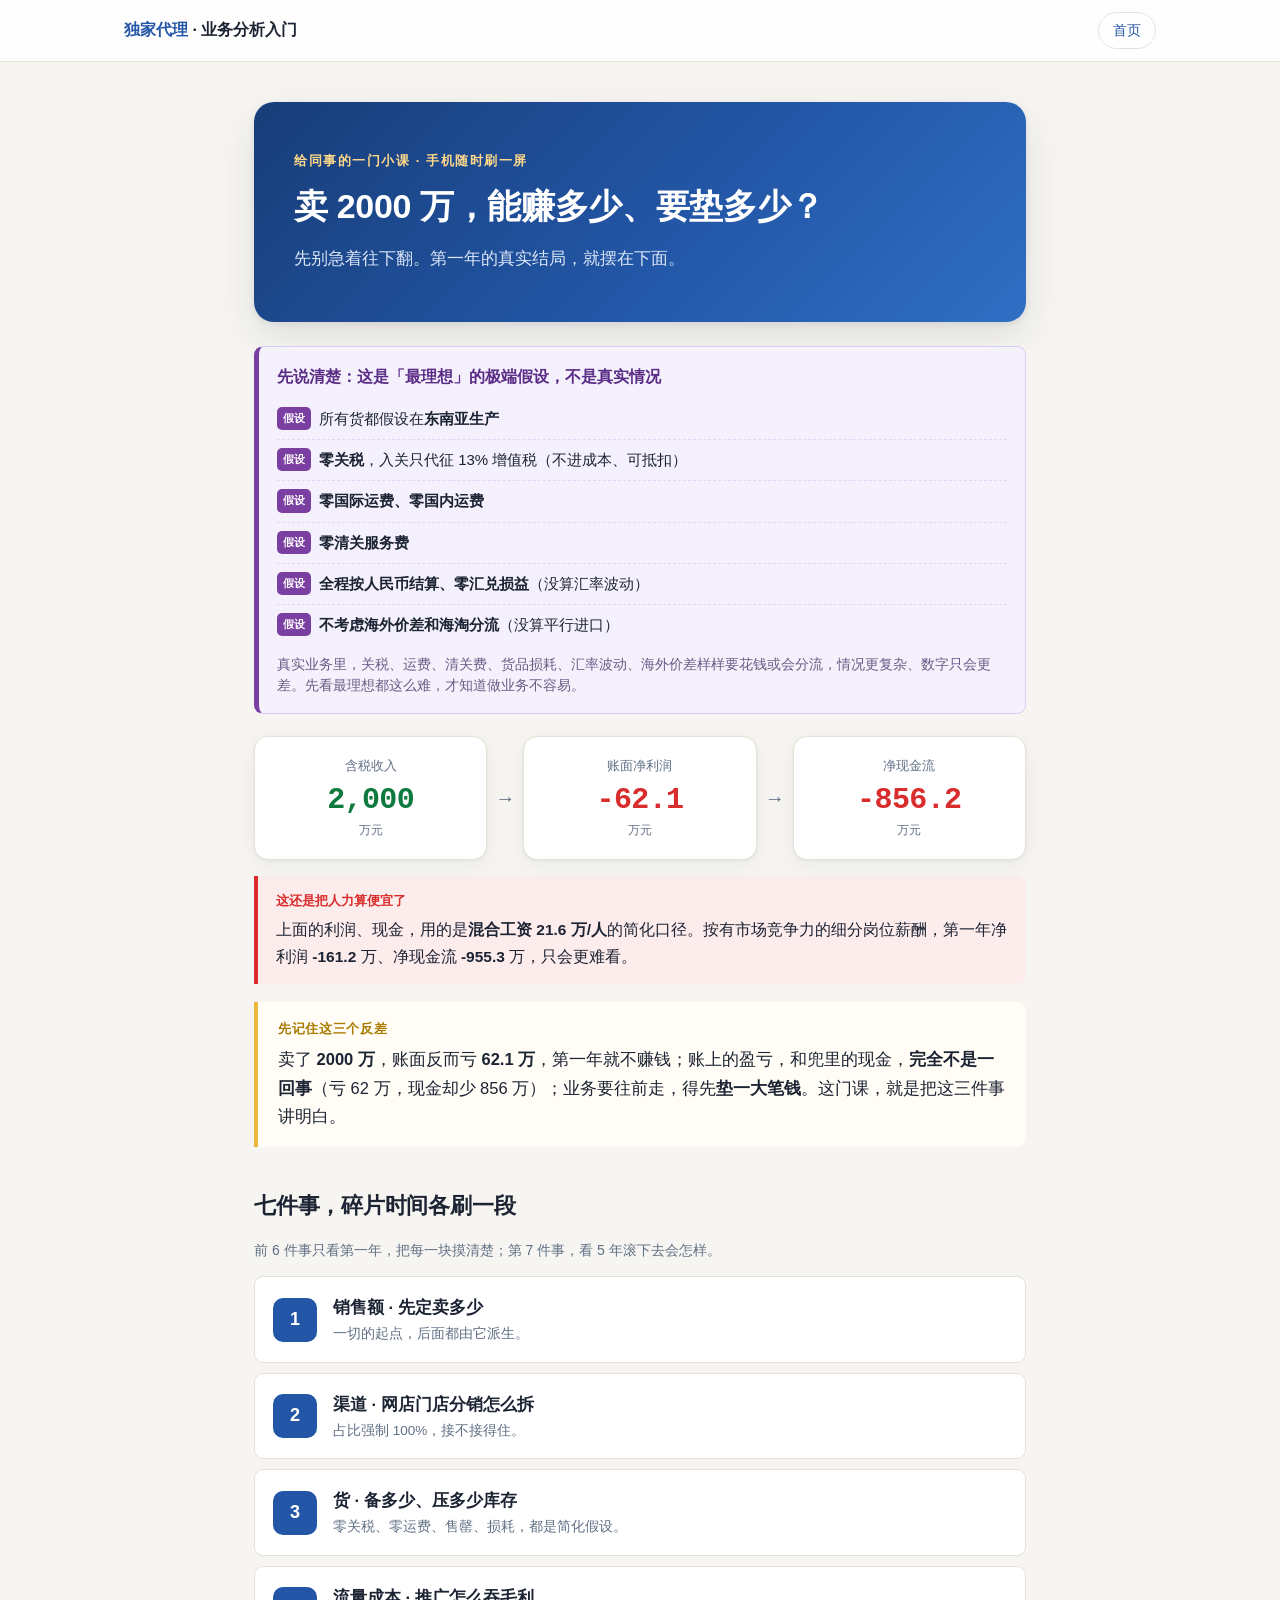
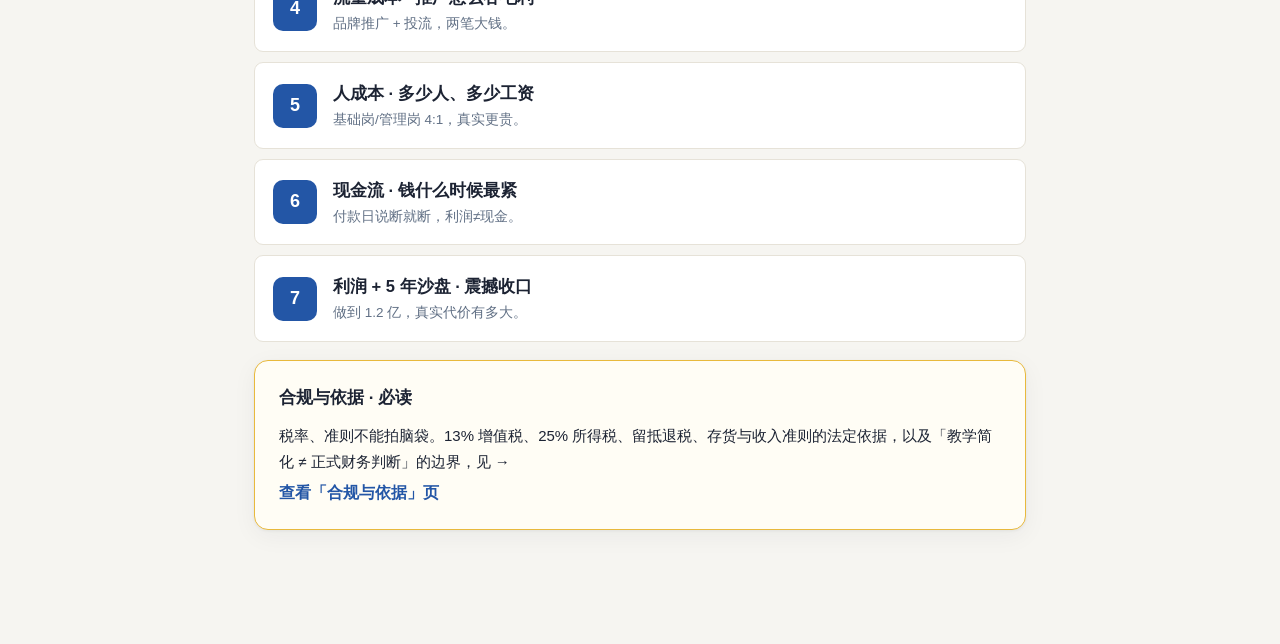
<file: index.html>
<!DOCTYPE html>
<html lang="zh-CN">
<head>
<meta charset="UTF-8">
<meta name="viewport" content="width=device-width, initial-scale=1.0">
<title>独家代理 · 业务分析入门</title>
<link rel="stylesheet" href="css/style.css">
<link rel="icon" type="image/svg+xml" href="favicon.svg">
</head>
<body>
<noscript><div style="padding:20px;margin:16px;border:1px solid #d92c2c;border-radius:10px;background:#fff5f5;color:#d92c2c;font-weight:700;">本网站的交互和数字要靠 JavaScript 才能显示，请在浏览器设置里打开 JavaScript 后再看。</div></noscript>

<div class="topbar">
  <div class="topbar-inner">
    <div class="brand"><span class="dot">独家代理</span> · 业务分析入门</div>
    <div class="spacer"></div>
    <a class="home" href="index.html">首页</a>
  </div>
</div>

<div class="wrap">
  <div class="hero">
    <div class="eyebrow">给同事的一门小课 · 手机随时刷一屏</div>
    <h1>卖 2000 万，能赚多少、要垫多少？</h1>
    <p>先别急着往下翻。第一年的真实结局，就摆在下面。</p>
  </div>

  <!-- 极端假设：最理想口径，必须显著可见 -->
  <div class="assume">
    <div class="assume-head">先说清楚：这是「最理想」的极端假设，不是真实情况</div>
    <ul class="assume-list">
      <li>所有货都假设在<strong>东南亚生产</strong></li>
      <li><strong>零关税</strong>，入关只代征 13% 增值税（不进成本、可抵扣）</li>
      <li><strong>零国际运费、零国内运费</strong></li>
      <li><strong>零清关服务费</strong></li>
      <li><strong>全程按人民币结算、零汇兑损益</strong>（没算汇率波动）</li>
      <li><strong>不考虑海外价差和海淘分流</strong>（没算平行进口）</li>
    </ul>
    <p class="assume-note">真实业务里，关税、运费、清关费、货品损耗、汇率波动、海外价差样样要花钱或会分流，情况更复杂、数字只会更差。先看最理想都这么难，才知道做业务不容易。</p>
  </div>

  <!-- 结局钩子：三个大数字，由引擎实时算（最理想口径） -->
  <div class="hook-cards" id="hook">
    <div class="hook">
      <div class="hk">含税收入</div>
      <div class="hv c-green" id="h-rev">—</div>
      <div class="hu">万元</div>
    </div>
    <div class="hook-arrow">→</div>
    <div class="hook">
      <div class="hk">账面净利润</div>
      <div class="hv" id="h-np">—</div>
      <div class="hu">万元</div>
    </div>
    <div class="hook-arrow">→</div>
    <div class="hook">
      <div class="hk">净现金流</div>
      <div class="hv c-red" id="h-nc">—</div>
      <div class="hu">万元</div>
    </div>
  </div>

  <div class="warn">
    <span class="lbl">这还是把人力算便宜了</span>
    <p>上面的利润、现金，用的是<strong>混合工资 21.6 万/人</strong>的简化口径。按有市场竞争力的细分岗位薪酬，第一年净利润 <strong id="h-realnp">—</strong> 万、净现金流 <strong id="h-realnc">—</strong> 万，只会更难看。</p>
  </div>

  <div class="insight">
    <span class="lbl">先记住这三个反差</span>
    <p>卖了 <strong>2000 万</strong>，账面反而亏 <strong>62.1 万</strong>，第一年就不赚钱；账上的盈亏，和兜里的现金，<strong>完全不是一回事</strong>（亏 62 万，现金却少 856 万）；业务要往前走，得先<strong>垫一大笔钱</strong>。这门课，就是把这三件事讲明白。</p>
  </div>

  <h2>七件事，碎片时间各刷一段</h2>
  <p class="subtle">前 6 件事只看第一年，把每一块摸清楚；第 7 件事，看 5 年滚下去会怎样。</p>

  <ol class="toc" style="list-style:none;padding:0;">
    <li><a href="chapters/1-goal.html" data-ch="1">
      <div class="num">1</div>
      <div class="body"><div class="ttl">销售额 · 先定卖多少</div>
      <div class="desc">一切的起点，后面都由它派生。</div></div>
    </a></li>
    <li><a href="chapters/2-field.html" data-ch="2">
      <div class="num">2</div>
      <div class="body"><div class="ttl">渠道 · 网店门店分销怎么拆</div>
      <div class="desc">占比强制 100%，接不接得住。</div></div>
    </a></li>
    <li><a href="chapters/3-goods.html" data-ch="3">
      <div class="num">3</div>
      <div class="body"><div class="ttl">货 · 备多少、压多少库存</div>
      <div class="desc">零关税、零运费、售罄、损耗，都是简化假设。</div></div>
    </a></li>
    <li><a href="chapters/4-traffic.html" data-ch="4">
      <div class="num">4</div>
      <div class="body"><div class="ttl">流量成本 · 推广怎么吞毛利</div>
      <div class="desc">品牌推广 + 投流，两笔大钱。</div></div>
    </a></li>
    <li><a href="chapters/5-people.html" data-ch="5">
      <div class="num">5</div>
      <div class="body"><div class="ttl">人成本 · 多少人、多少工资</div>
      <div class="desc">基础岗/管理岗 4:1，真实更贵。</div></div>
    </a></li>
    <li><a href="chapters/6-money.html" data-ch="6">
      <div class="num">6</div>
      <div class="body"><div class="ttl">现金流 · 钱什么时候最紧</div>
      <div class="desc">付款日说断就断，利润≠现金。</div></div>
    </a></li>
    <li><a href="chapters/7-result.html" data-ch="7">
      <div class="num">7</div>
      <div class="body"><div class="ttl">利润 + 5 年沙盘 · 震撼收口</div>
      <div class="desc">做到 1.2 亿，真实代价有多大。</div></div>
    </a></li>
  </ol>

  <div class="card" style="border-color:#e8b93c;background:#fffdf5;">
    <h3 style="margin-top:0;">合规与依据 · 必读</h3>
    <p style="font-size:15px;margin:4px 0;">税率、准则不能拍脑袋。13% 增值税、25% 所得税、留抵退税、存货与收入准则的法定依据，以及「教学简化 ≠ 正式财务判断」的边界，见 →</p>
    <a href="chapters/compliance.html" style="font-weight:700;">查看「合规与依据」页</a>
  </div>
</div>

<script src="js/calc.js"></script>
<script>
(function () {
  var r = CalcModel.compute();
  document.getElementById('h-rev').textContent = CalcModel.fmtInt(r.revTaxIncl);
  document.getElementById('h-np').textContent = CalcModel.fmtWan(r.netProfit);
  document.getElementById('h-np').className = 'hv ' + (r.netProfit >= 0 ? 'c-green' : 'c-red');
  document.getElementById('h-nc').textContent = CalcModel.fmtWan(r.netCash);
  var rs = CalcModel.realStaff(r);
  document.getElementById('h-realnp').textContent = CalcModel.fmtWan(rs.realNetProfit);
  document.getElementById('h-realnc').textContent = CalcModel.fmtWan(rs.realNetCash);
})();
</script>
</body>
</html>
</file>
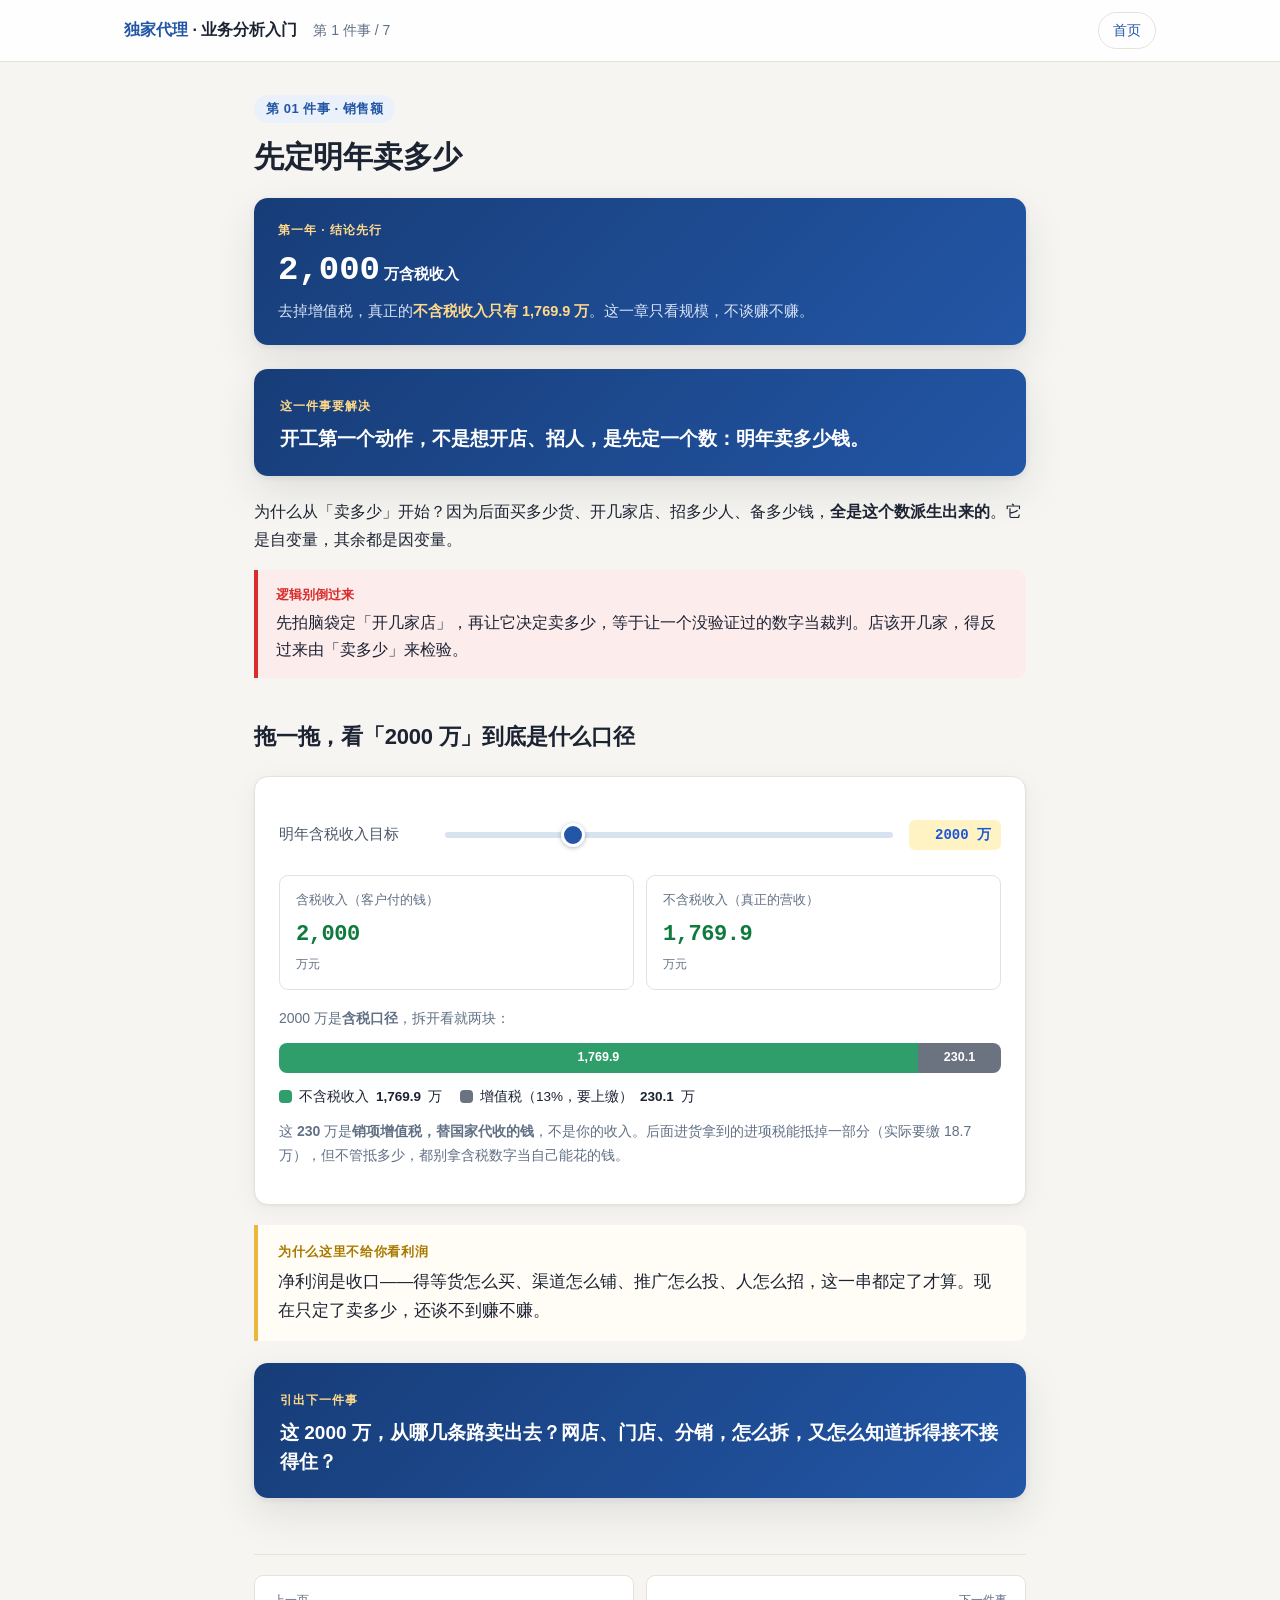
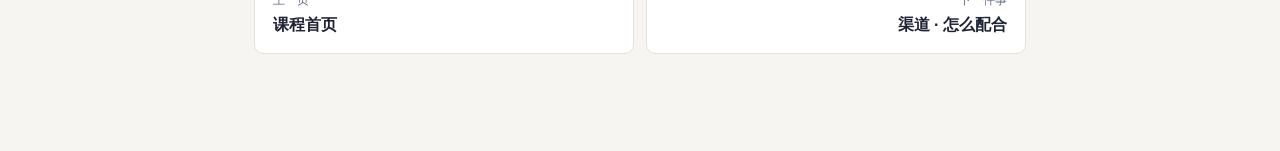
<file: chapters/1-goal.html>
<!DOCTYPE html>
<html lang="zh-CN">
<head>
<meta charset="UTF-8">
<meta name="viewport" content="width=device-width, initial-scale=1.0">
<title>第1件事 · 先定明年卖多少</title>
<link rel="stylesheet" href="../css/style.css">
<link rel="icon" type="image/svg+xml" href="../favicon.svg">
</head>
<body>
<noscript><div style="padding:20px;margin:16px;border:1px solid #d92c2c;border-radius:10px;background:#fff5f5;color:#d92c2c;font-weight:700;">本网站的交互和数字要靠 JavaScript 才能显示，请在浏览器设置里打开 JavaScript 后再看。</div></noscript>

<div class="topbar">
  <div class="topbar-inner">
    <div class="brand"><span class="dot">独家代理</span> · 业务分析入门</div>
    <div class="crumb">第 1 件事 / 7</div>
    <div class="spacer"></div>
    <a class="home" href="../index.html">首页</a>
  </div>
</div>

<div class="wrap">
  <div class="chapter-kicker">第 01 件事 · 销售额</div>
  <h1>先定明年卖多少</h1>

  <!-- 顶部结论卡 -->
  <div class="concl">
    <span class="concl-tag">第一年 · 结论先行</span>
    <div><span class="concl-big" id="c-rev">—</span><span class="concl-unit">万含税收入</span></div>
    <div class="concl-sub">去掉增值税，真正的<strong>不含税收入只有 <span id="c-revex">—</span> 万</strong>。这一章只看规模，不谈赚不赚。</div>
  </div>

  <div class="problem">
    <div class="tag">这一件事要解决</div>
    <p>开工第一个动作，不是想开店、招人，是先定一个数：<strong>明年卖多少钱。</strong></p>
  </div>

  <p>为什么从「卖多少」开始？因为后面买多少货、开几家店、招多少人、备多少钱，<strong>全是这个数派生出来的</strong>。它是自变量，其余都是因变量。</p>

  <div class="warn">
    <span class="lbl">逻辑别倒过来</span>
    <p>先拍脑袋定「开几家店」，再让它决定卖多少，等于让一个没验证过的数字当裁判。店该开几家，得反过来由「卖多少」来检验。</p>
  </div>

  <h2>拖一拖，看「2000 万」到底是什么口径</h2>

  <div class="card widget">
    <div class="slider-row">
      <label for="rev">明年含税收入目标</label>
      <input type="range" id="rev" min="500" max="6000" step="100" value="2000">
      <span class="val" id="rev-val">2000 万</span>
    </div>

    <div class="metric-grid">
      <div class="metric"><div class="k">含税收入（客户付的钱）</div><div class="v c-green" id="m-rev">—</div><div class="u">万元</div></div>
      <div class="metric"><div class="k">不含税收入（真正的营收）</div><div class="v c-green" id="m-revex">—</div><div class="u">万元</div></div>
    </div>

    <p class="subtle" style="margin:6px 0 2px;">2000 万是<strong>含税口径</strong>，拆开看就两块：</p>
    <div class="stack-bar" id="rev-stack">
      <span id="seg-rev" style="background:#2f9e6b;">—</span>
      <span id="seg-vat" style="background:#6b7280;">—</span>
    </div>
    <div class="stack-legend">
      <span class="i"><span class="sw" style="background:#2f9e6b;"></span>不含税收入 <b id="lg-rev">—</b> 万</span>
      <span class="i"><span class="sw" style="background:#6b7280;"></span>增值税（13%，要上缴） <b id="lg-vat">—</b> 万</span>
    </div>

    <p class="subtle" style="margin-top:10px;">这 <strong id="m-outputvat">—</strong> 万是<strong>销项增值税，替国家代收的钱</strong>，不是你的收入。后面进货拿到的进项税能抵掉一部分（实际要缴 <span id="m-salesvat">—</span> 万），但不管抵多少，都别拿含税数字当自己能花的钱。</p>
  </div>

  <div class="insight">
    <span class="lbl">为什么这里不给你看利润</span>
    <p>净利润是收口——得等货怎么买、渠道怎么铺、推广怎么投、人怎么招，这一串都定了才算。现在只定了卖多少，还谈不到赚不赚。</p>
  </div>

  <div class="problem">
    <div class="tag">引出下一件事</div>
    <p>这 2000 万，<strong>从哪几条路卖出去</strong>？网店、门店、分销，怎么拆，又怎么知道拆得接不接得住？</p>
  </div>

  <div class="pager">
    <a href="../index.html">
      <div class="dir">上一页</div>
      <div class="t">课程首页</div>
    </a>
    <a href="2-field.html" class="next">
      <div class="dir">下一件事</div>
      <div class="t">渠道 · 怎么配合</div>
    </a>
  </div>
</div>

<script src="../js/calc.js"></script>
<script>
(function () {
  var slider = document.getElementById('rev');

  function render() {
    var rev = parseInt(slider.value, 10);
    document.getElementById('rev-val').textContent = rev + ' 万';

    var r = CalcModel.compute({ revenue: rev });
    CalcModel.SharedState.setRevenue(rev);
    var vat = r.revTaxIncl - r.revExcl;

    // 结论卡
    document.getElementById('c-rev').textContent = CalcModel.fmtInt(r.revTaxIncl);
    document.getElementById('c-revex').textContent = CalcModel.fmtWan(r.revExcl);

    // 数字卡
    document.getElementById('m-rev').textContent = CalcModel.fmtInt(r.revTaxIncl);
    document.getElementById('m-revex').textContent = CalcModel.fmtWan(r.revExcl);

    // 堆叠条（按比例分宽）
    var pRev = r.revExcl / r.revTaxIncl * 100;
    document.getElementById('seg-rev').style.width = pRev + '%';
    document.getElementById('seg-vat').style.width = (100 - pRev) + '%';
    document.getElementById('seg-rev').textContent = CalcModel.fmtWan(r.revExcl);
    document.getElementById('seg-vat').textContent = CalcModel.fmtWan(vat);
    document.getElementById('lg-rev').textContent = CalcModel.fmtWan(r.revExcl);
    document.getElementById('lg-vat').textContent = CalcModel.fmtWan(vat);
    document.getElementById('m-salesvat').textContent = CalcModel.fmtWan(r.salesVat);
    document.getElementById('m-outputvat').textContent = CalcModel.fmtWan(r.outputVat, 0);
  }

  slider.addEventListener('input', render);
  render();
})();
</script>
</body>
</html>
</file>
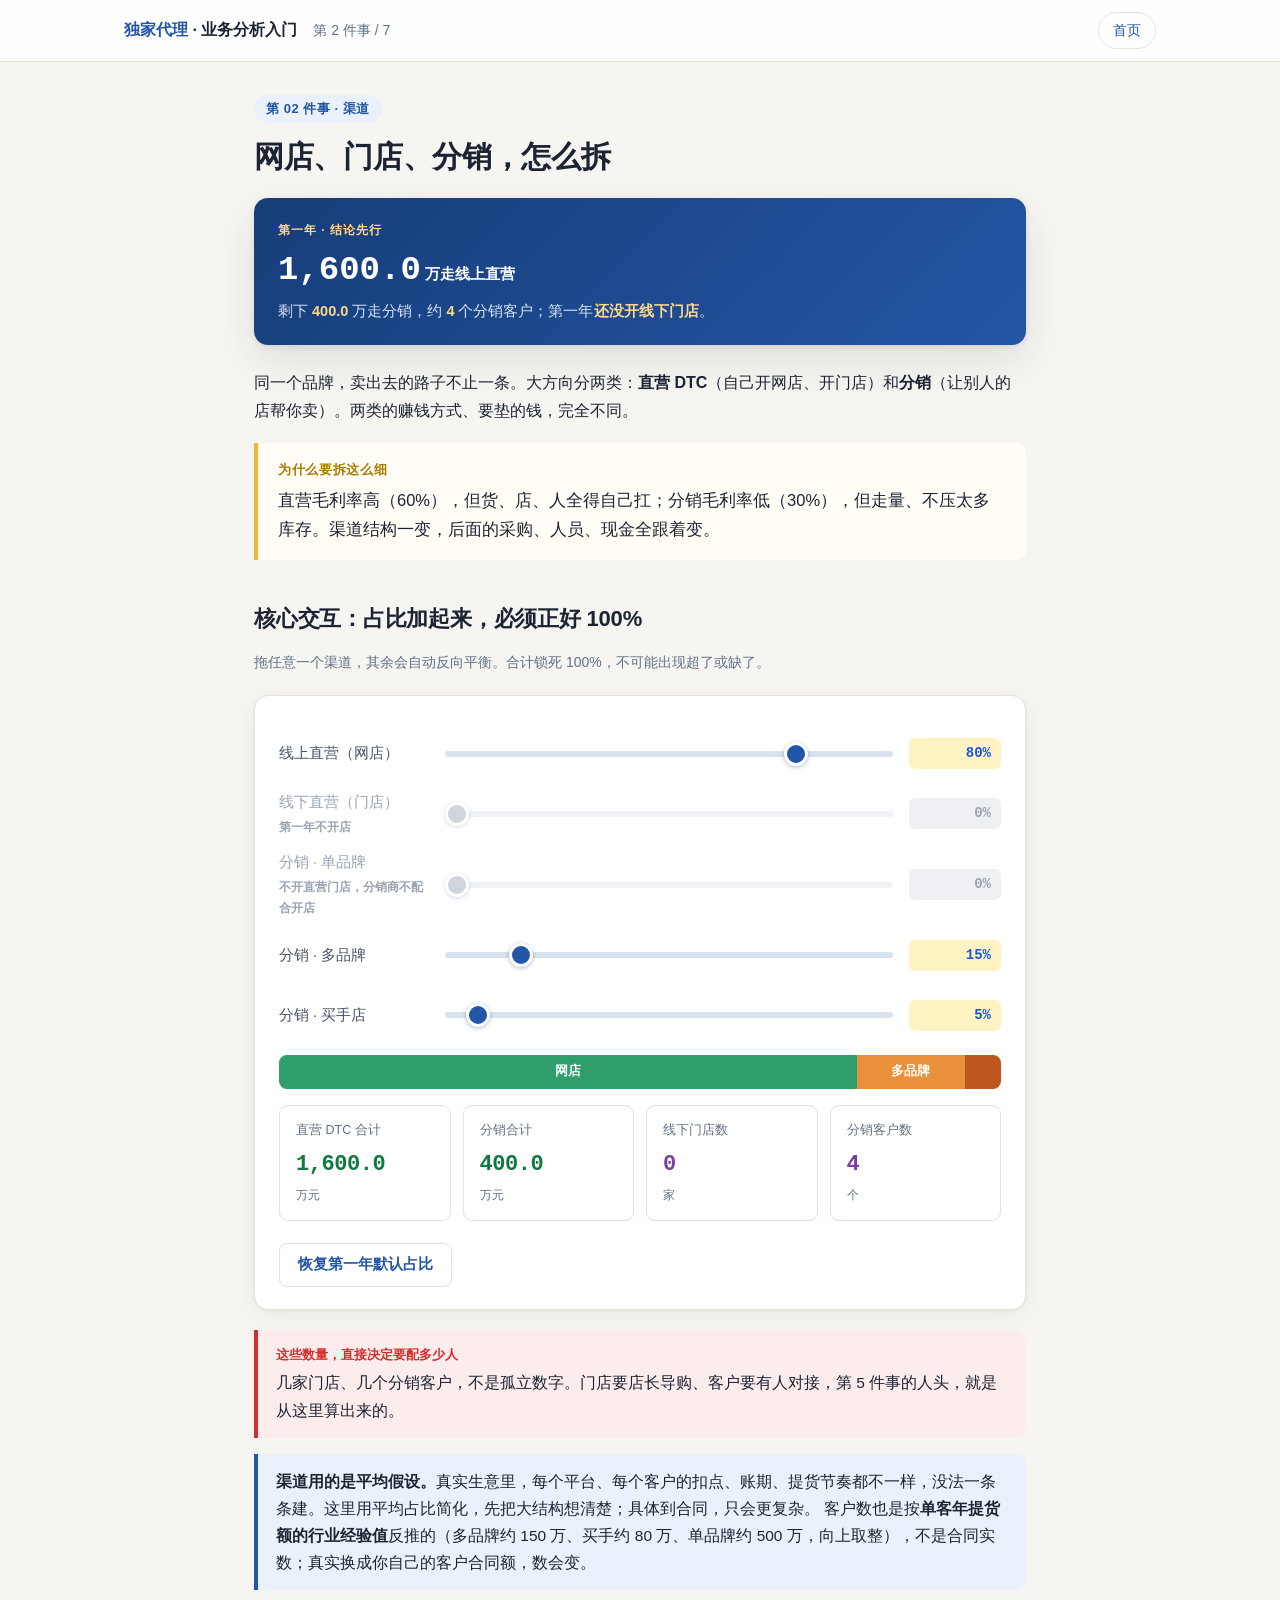
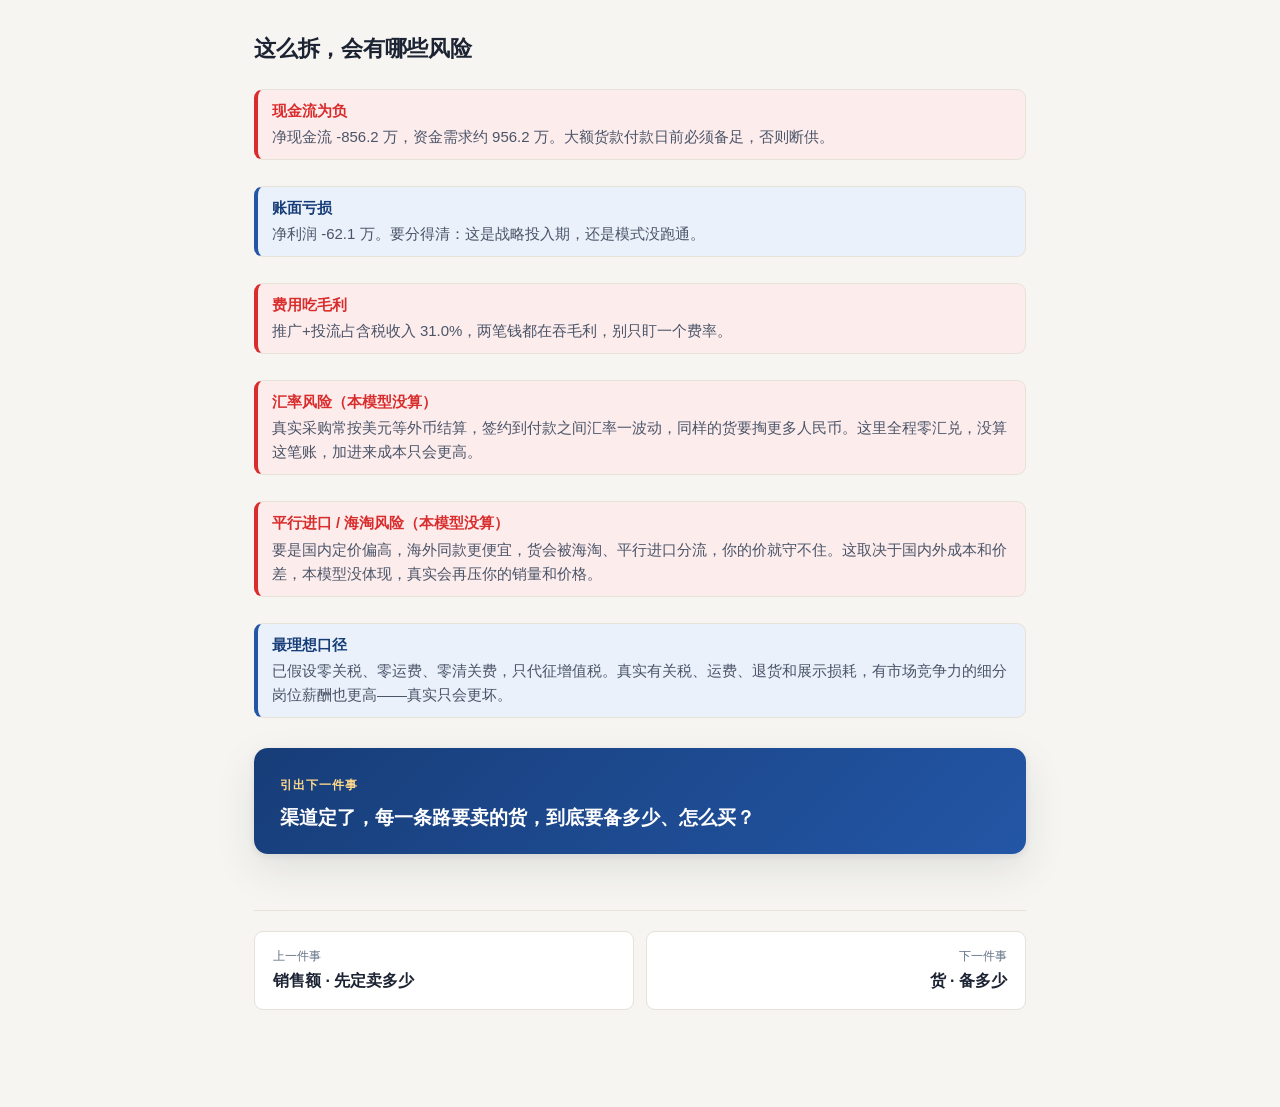
<file: chapters/2-field.html>
<!DOCTYPE html>
<html lang="zh-CN">
<head>
<meta charset="UTF-8">
<meta name="viewport" content="width=device-width, initial-scale=1.0">
<title>第2件事 · 渠道怎么配合</title>
<link rel="stylesheet" href="../css/style.css">
<link rel="icon" type="image/svg+xml" href="../favicon.svg">
</head>
<body>
<noscript><div style="padding:20px;margin:16px;border:1px solid #d92c2c;border-radius:10px;background:#fff5f5;color:#d92c2c;font-weight:700;">本网站的交互和数字要靠 JavaScript 才能显示，请在浏览器设置里打开 JavaScript 后再看。</div></noscript>

<div class="topbar">
  <div class="topbar-inner">
    <div class="brand"><span class="dot">独家代理</span> · 业务分析入门</div>
    <div class="crumb">第 2 件事 / 7</div>
    <div class="spacer"></div>
    <a class="home" href="../index.html">首页</a>
  </div>
</div>

<div class="wrap">
  <div class="chapter-kicker">第 02 件事 · 渠道</div>
  <h1>网店、门店、分销，怎么拆</h1>

  <!-- 顶部结论卡 -->
  <div class="concl">
    <span class="concl-tag">第一年 · 结论先行</span>
    <div><span class="concl-big" id="c-online">—</span><span class="concl-unit">万走线上直营</span></div>
    <div class="concl-sub">剩下 <strong id="c-dist">—</strong> 万走分销，约 <strong id="c-clients">—</strong> 个分销客户；第一年<strong>还没开线下门店</strong>。</div>
  </div>

  <p>同一个品牌，卖出去的路子不止一条。大方向分两类：<strong>直营 DTC</strong>（自己开网店、开门店）和<strong>分销</strong>（让别人的店帮你卖）。两类的赚钱方式、要垫的钱，完全不同。</p>

  <div class="insight">
    <span class="lbl">为什么要拆这么细</span>
    <p>直营毛利率高（60%），但货、店、人全得自己扛；分销毛利率低（30%），但走量、不压太多库存。渠道结构一变，后面的采购、人员、现金全跟着变。</p>
  </div>

  <h2>核心交互：占比加起来，必须正好 100%</h2>
  <p class="subtle">拖任意一个渠道，其余会自动反向平衡。合计锁死 100%，不可能出现超了或缺了。</p>

  <div class="card widget">
    <div id="sliders"></div>

    <div class="stack-bar" id="ch-stack" style="height:34px;margin-top:16px;"></div>

    <div class="metric-grid" style="margin-top:16px;">
      <div class="metric"><div class="k">直营 DTC 合计</div><div class="v c-green" id="m-dtc">—</div><div class="u">万元</div></div>
      <div class="metric"><div class="k">分销合计</div><div class="v c-green" id="m-dist">—</div><div class="u">万元</div></div>
      <div class="metric"><div class="k">线下门店数</div><div class="v c-purple" id="m-stores">—</div><div class="u">家</div></div>
      <div class="metric"><div class="k">分销客户数</div><div class="v c-purple" id="m-clients">—</div><div class="u">个</div></div>
    </div>

    <button class="btn ghost" id="reset" style="margin-top:6px;">恢复第一年默认占比</button>
  </div>

  <div class="warn">
    <span class="lbl">这些数量，直接决定要配多少人</span>
    <p>几家门店、几个分销客户，不是孤立数字。门店要店长导购、客户要有人对接，第 5 件事的人头，就是从这里算出来的。</p>
  </div>

  <div class="note">
    <strong>渠道用的是平均假设。</strong>真实生意里，每个平台、每个客户的扣点、账期、提货节奏都不一样，没法一条条建。这里用平均占比简化，先把大结构想清楚；具体到合同，只会更复杂。
    客户数也是按<strong>单客年提货额的行业经验值</strong>反推的（多品牌约 150 万、买手约 80 万、单品牌约 500 万，向上取整），不是合同实数；真实换成你自己的客户合同额，数会变。
  </div>

  <div class="risk-box">
    <h2>这么拆，会有哪些风险</h2>
    <div class="risk-list" id="risk-list">—</div>
  </div>

  <div class="problem">
    <div class="tag">引出下一件事</div>
    <p>渠道定了，每一条路要卖的货，<strong>到底要备多少、怎么买</strong>？</p>
  </div>

  <div class="pager">
    <a href="1-goal.html">
      <div class="dir">上一件事</div>
      <div class="t">销售额 · 先定卖多少</div>
    </a>
    <a href="3-goods.html" class="next">
      <div class="dir">下一件事</div>
      <div class="t">货 · 备多少</div>
    </a>
  </div>
</div>

<script src="../js/calc.js"></script>
<script>
(function () {
  // 五个渠道：字段名 + 展示名 + 堆叠颜色
  var CHS = [
    { key: 'chOnline',     name: '线上直营（网店）', color: '#2f9e6b' },
    { key: 'chOffline',    name: '线下直营（门店）', color: '#5b93d8' },
    { key: 'chDistSingle', name: '分销 · 单品牌',   color: '#e0a95c' },
    { key: 'chDistMulti',  name: '分销 · 多品牌',   color: '#e8913a' },
    { key: 'chBuyer',      name: '分销 · 买手店',   color: '#c0561f' },
  ];
  var DEFAULT = {
    chOnline: 0.80, chOffline: 0, chDistSingle: 0, chDistMulti: 0.15, chBuyer: 0.05,
  };
  var state = Object.assign({}, DEFAULT);
  var REV = CalcModel.SharedState.getRevenue(2000);

  // 构建滑块
  var wrap = document.getElementById('sliders');
  CHS.forEach(function (c) {
    var row = document.createElement('div');
    var lockNotes = { chOffline: '第一年不开店', chDistSingle: '不开直营门店，分销商不配合开店' };
    var locked = c.key === 'chOffline' || c.key === 'chDistSingle';
    row.className = 'slider-row' + (locked ? ' is-locked' : '');
    row.innerHTML =
      '<label for="sl-' + c.key + '">' + c.name + (locked ? '<small class="lock-note">' + lockNotes[c.key] + '</small>' : '') + '</label>' +
      '<input type="range" min="0" max="100" step="1" id="sl-' + c.key + '" data-key="' + c.key + '"' +
      ' aria-label="' + c.name + '"' + (locked ? ' disabled' : '') + '>' +
      '<span class="val" data-val="' + c.key + '">—</span>';
    wrap.appendChild(row);
  });

  // 锁定项：第一年恒为 0，不参与任何联动分配
  var LOCKED = { chOffline: true, chDistSingle: true };
  function isLocked(key) { return !!LOCKED[key]; }

  // 强制 100% 联动：改一个，其余非锁定项按当前比例反向平衡；锁定项恒 0
  function change(key, newPct) {
    var nv = Math.max(0, Math.min(100, newPct)) / 100;
    var free = CHS.filter(function (c) { return !isLocked(c.key); });
    var others = free.filter(function (c) { return c.key !== key; });
    var othersTotal = others.reduce(function (s, c) { return s + state[c.key]; }, 0);
    var remain = 1 - nv;
    if (othersTotal > 0.0001) {
      others.forEach(function (c) {
        state[c.key] = state[c.key] / othersTotal * remain;
      });
    } else if (others.length) {
      state[others[0].key] = remain;
    }
    state[key] = nv;
    // 锁定项恒为 0，绝不参与分配
    CHS.forEach(function (c) { if (isLocked(c.key)) state[c.key] = 0; });
  }

  wrap.addEventListener('input', function (e) {
    if (e.target.getAttribute('data-key')) {
      change(e.target.getAttribute('data-key'), parseInt(e.target.value, 10));
      render();
    }
  });

  document.getElementById('reset').addEventListener('click', function () {
    state = Object.assign({}, DEFAULT);
    render();
  });

  function render() {
    // 滑块位置 + 百分比标签
    CHS.forEach(function (c) {
      var pct = state[c.key] * 100;
      document.querySelector('input[data-key="' + c.key + '"]').value = pct;
      document.querySelector('[data-val="' + c.key + '"]').textContent = pct.toFixed(0) + '%';
    });

    // 喂给引擎
    var input = { revenue: REV };
    CHS.forEach(function (c) { input[c.key] = state[c.key]; });
    var r = CalcModel.compute(input);

    // 结论卡
    document.getElementById('c-online').textContent = CalcModel.fmtWan(r.onlineTaxIncl);
    document.getElementById('c-dist').textContent = CalcModel.fmtWan(r.distTaxIncl);
    document.getElementById('c-clients').textContent = r.totalClients;

    // 堆叠条
    var bar = document.getElementById('ch-stack');
    bar.innerHTML = '';
    CHS.forEach(function (c) {
      var seg = document.createElement('span');
      seg.style.background = c.color;
      seg.style.width = (state[c.key] * 100) + '%';
      seg.textContent = state[c.key] >= 0.09 ? c.name.replace(/.*?（|分销 · /g, '').replace('）', '') : '';
      bar.appendChild(seg);
    });

    // 数字卡
    document.getElementById('m-dtc').textContent = CalcModel.fmtWan(r.dtcTaxIncl);
    document.getElementById('m-dist').textContent = CalcModel.fmtWan(r.distTaxIncl);
    document.getElementById('m-stores').textContent = r.stores;
    document.getElementById('m-clients').textContent = r.totalClients;

    // 风险预警（实时随当前渠道结构）
    var rh = '';
    CalcModel.assessRisk(r).forEach(function (k) {
      rh += '<div class="risk-item is-' + k.level + '"><span class="ri-title">' + k.title +
        '</span><p class="ri-text">' + k.text + '</p></div>';
    });
    document.getElementById('risk-list').innerHTML = rh;
  }

  render();
})();
</script>
</body>
</html>
</file>
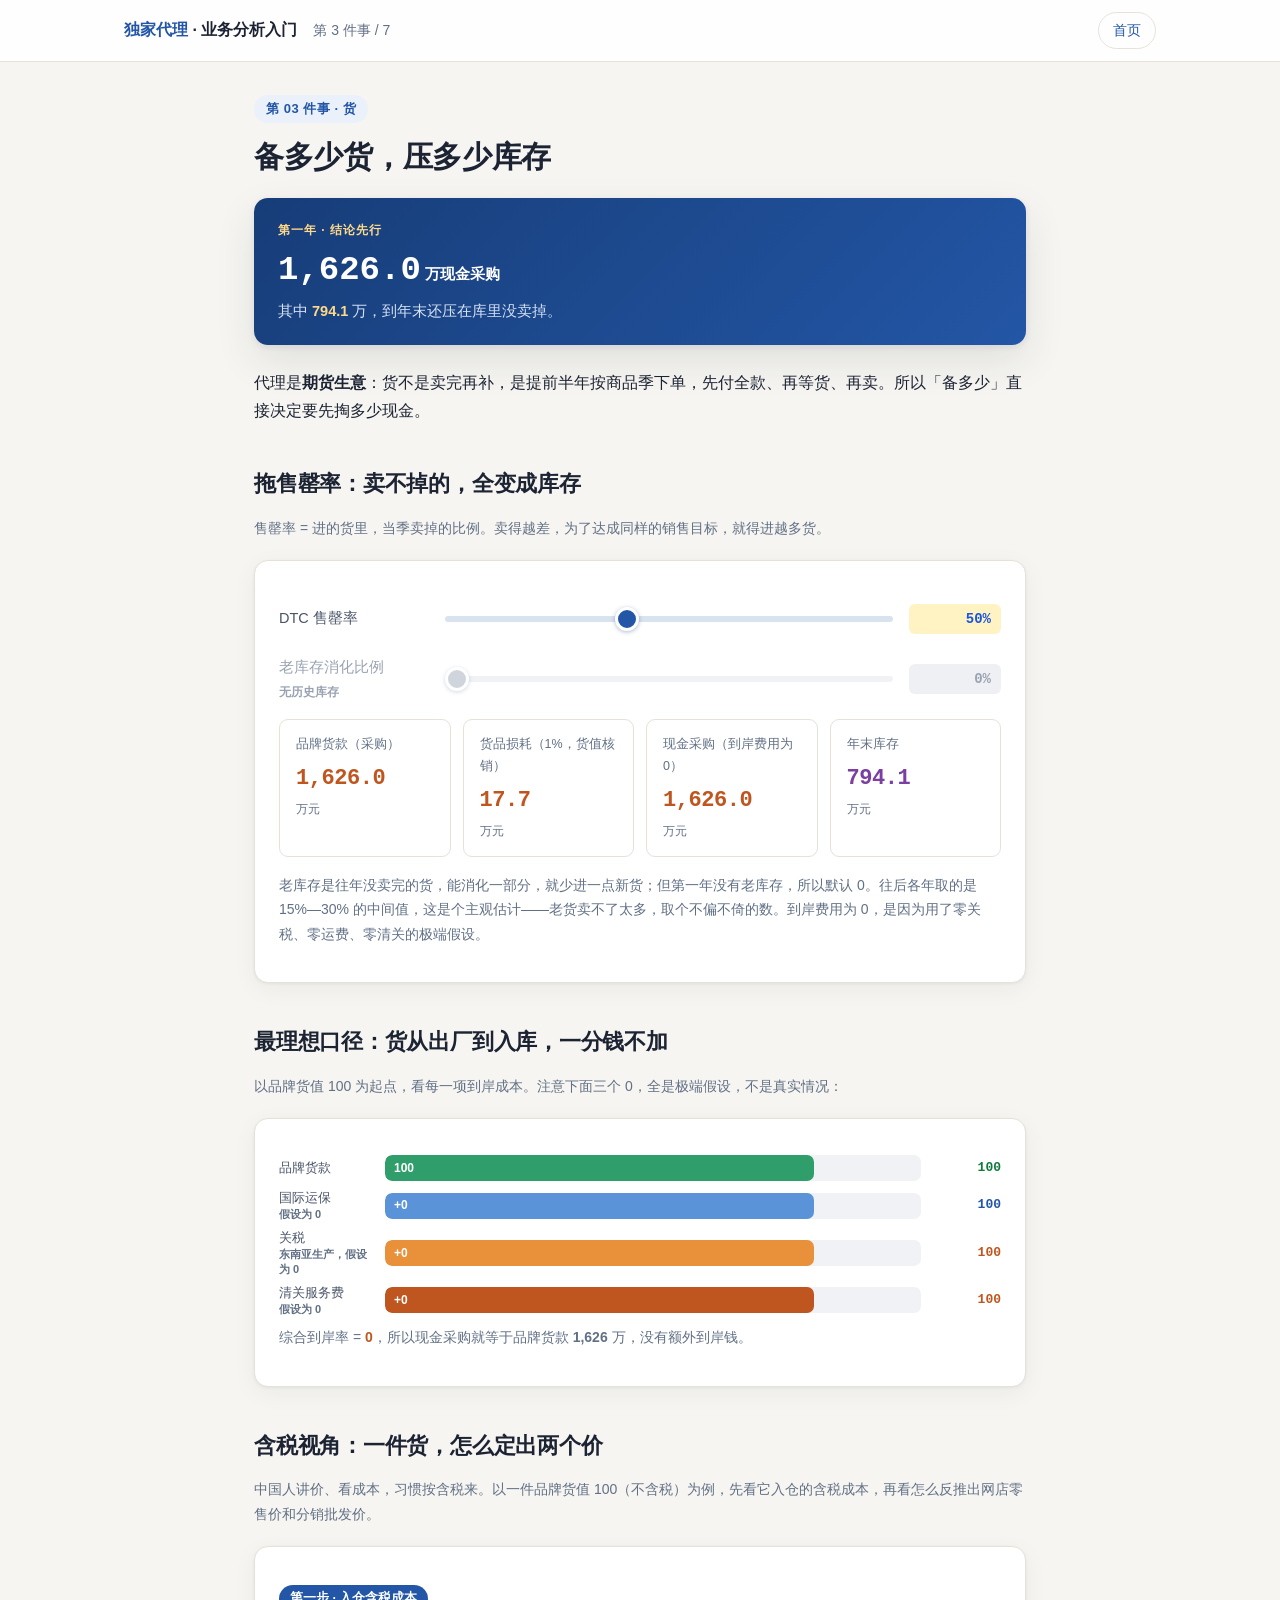
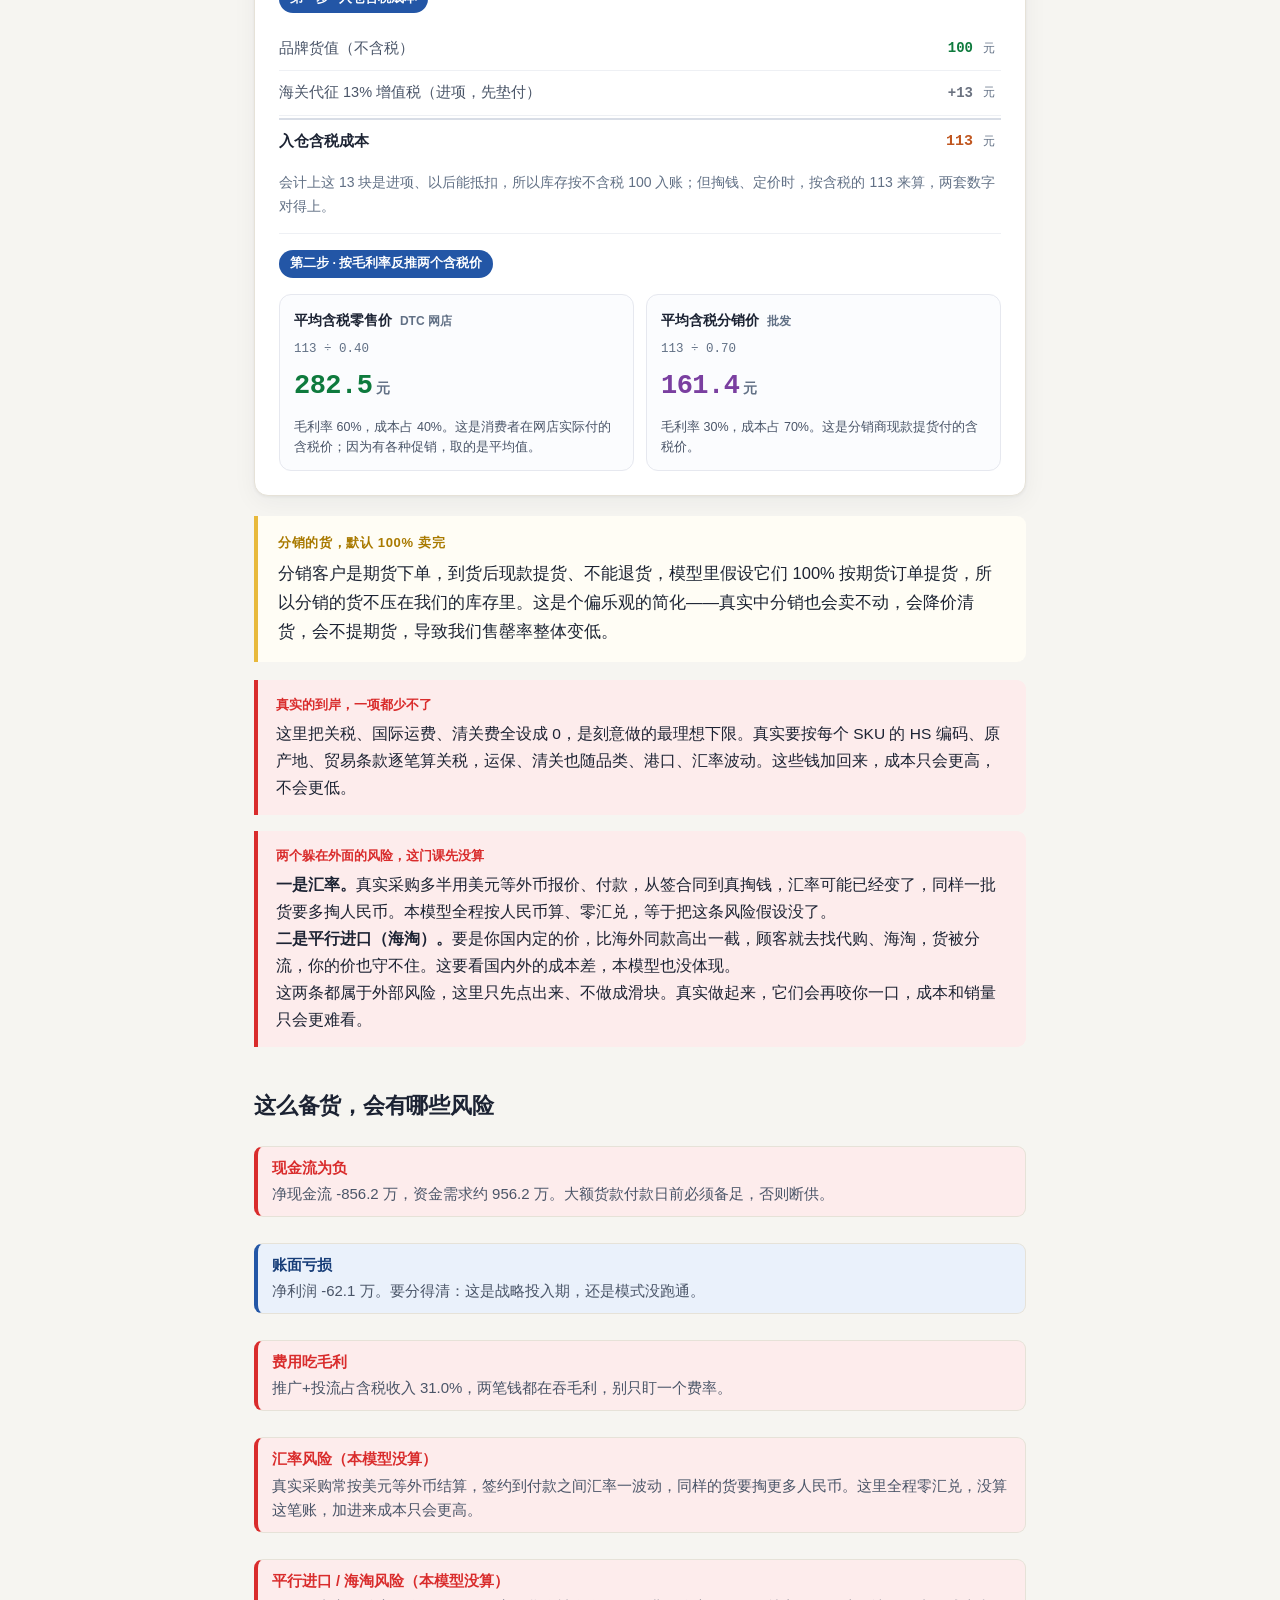
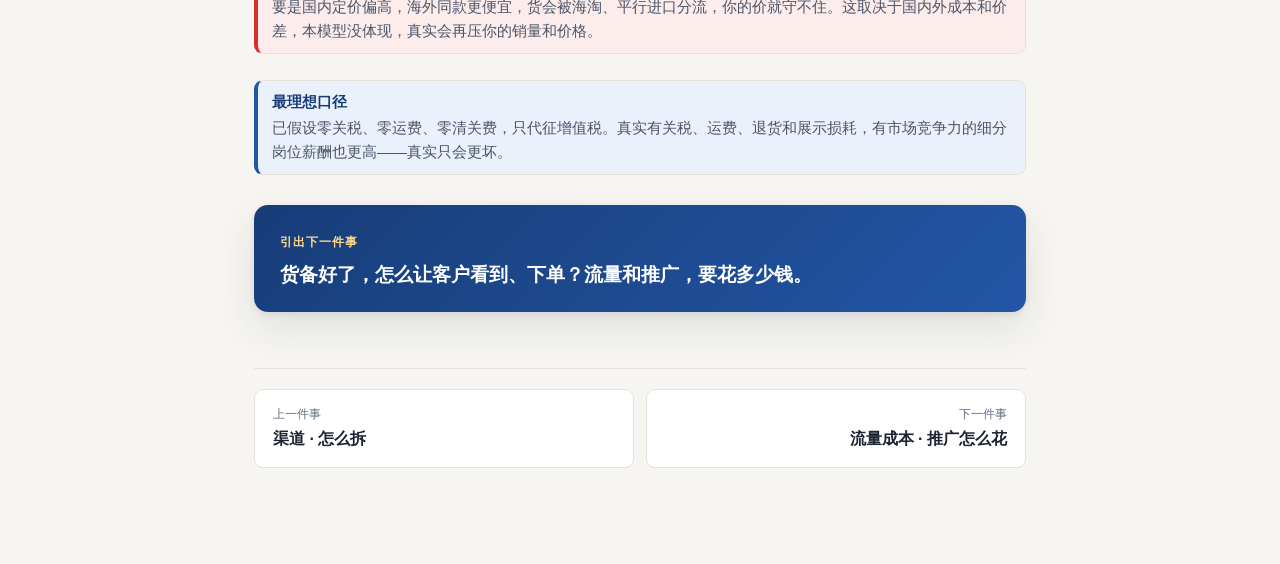
<file: chapters/3-goods.html>
<!DOCTYPE html>
<html lang="zh-CN">
<head>
<meta charset="UTF-8">
<meta name="viewport" content="width=device-width, initial-scale=1.0">
<title>第3件事 · 货备多少</title>
<link rel="stylesheet" href="../css/style.css">
<link rel="icon" type="image/svg+xml" href="../favicon.svg">
</head>
<body>
<noscript><div style="padding:20px;margin:16px;border:1px solid #d92c2c;border-radius:10px;background:#fff5f5;color:#d92c2c;font-weight:700;">本网站的交互和数字要靠 JavaScript 才能显示，请在浏览器设置里打开 JavaScript 后再看。</div></noscript>

<div class="topbar">
  <div class="topbar-inner">
    <div class="brand"><span class="dot">独家代理</span> · 业务分析入门</div>
    <div class="crumb">第 3 件事 / 7</div>
    <div class="spacer"></div>
    <a class="home" href="../index.html">首页</a>
  </div>
</div>

<div class="wrap">
  <div class="chapter-kicker">第 03 件事 · 货</div>
  <h1>备多少货，压多少库存</h1>

  <!-- 顶部结论卡 -->
  <div class="concl">
    <span class="concl-tag">第一年 · 结论先行</span>
    <div><span class="concl-big" id="c-buy">—</span><span class="concl-unit">万现金采购</span></div>
    <div class="concl-sub">其中 <strong id="c-inv">—</strong> 万，到年末还压在库里没卖掉。</div>
  </div>

  <p>代理是<strong>期货生意</strong>：货不是卖完再补，是提前半年按商品季下单，先付全款、再等货、再卖。所以「备多少」直接决定要先掏多少现金。</p>

  <h2>拖售罄率：卖不掉的，全变成库存</h2>
  <p class="subtle">售罄率 = 进的货里，当季卖掉的比例。卖得越差，为了达成同样的销售目标，就得进越多货。</p>

  <div class="card widget">
    <div class="slider-row">
      <label for="st">DTC 售罄率</label>
      <input type="range" id="st" min="30" max="80" step="1" value="50">
      <span class="val" id="st-val">50%</span>
    </div>
    <div class="slider-row is-locked">
      <label for="old">老库存消化比例<small class="lock-note">无历史库存</small></label>
      <input type="range" id="old" min="0" max="30" step="1" value="0" disabled>
      <span class="val" id="old-val">0%</span>
    </div>

    <div class="metric-grid">
      <div class="metric"><div class="k">品牌货款（采购）</div><div class="v c-orange" id="m-brand">—</div><div class="u">万元</div></div>
      <div class="metric"><div class="k">货品损耗（1%，货值核销）</div><div class="v c-orange" id="m-waste">—</div><div class="u">万元</div></div>
      <div class="metric"><div class="k">现金采购（到岸费用为 0）</div><div class="v c-orange" id="m-buy">—</div><div class="u">万元</div></div>
      <div class="metric"><div class="k">年末库存</div><div class="v c-purple" id="m-inv">—</div><div class="u">万元</div></div>
    </div>
    <p class="subtle" style="margin-top:8px;">老库存是往年没卖完的货，能消化一部分，就少进一点新货；但第一年没有老库存，所以默认 0。往后各年取的是 15%—30% 的中间值，这是个主观估计——老货卖不了太多，取个不偏不倚的数。到岸费用为 0，是因为用了零关税、零运费、零清关的极端假设。</p>
  </div>

  <h2>最理想口径：货从出厂到入库，一分钱不加</h2>
  <p class="subtle">以品牌货值 100 为起点，看每一项到岸成本。注意下面三个 0，全是极端假设，不是真实情况：</p>

  <div class="card widget">
    <div class="landing-wf">
      <div class="lw-row">
        <div class="lw-name">品牌货款</div>
        <div class="lw-track"><div class="lw-fill" style="width:80%;background:#2f9e6b;">100</div></div>
        <div class="lw-num c-green">100</div>
      </div>
      <div class="lw-row">
        <div class="lw-name">国际运保 <span class="lw-add">假设为 0</span></div>
        <div class="lw-track"><div class="lw-fill" style="width:80%;background:#5b93d8;">+0</div></div>
        <div class="lw-num c-blue">100</div>
      </div>
      <div class="lw-row">
        <div class="lw-name">关税 <span class="lw-add">东南亚生产，假设为 0</span></div>
        <div class="lw-track"><div class="lw-fill" style="width:80%;background:#e8913a;">+0</div></div>
        <div class="lw-num c-orange">100</div>
      </div>
      <div class="lw-row">
        <div class="lw-name">清关服务费 <span class="lw-add">假设为 0</span></div>
        <div class="lw-track"><div class="lw-fill" style="width:80%;background:#c0561f;">+0</div></div>
        <div class="lw-num c-orange">100</div>
      </div>
    </div>
    <p class="subtle" style="margin-top:8px;">综合到岸率 = <strong class="c-orange">0</strong>，所以现金采购就等于品牌货款 <strong id="lw-buy">—</strong> 万，没有额外到岸钱。</p>
  </div>

  <h2>含税视角：一件货，怎么定出两个价</h2>
  <p class="subtle">中国人讲价、看成本，习惯按含税来。以一件品牌货值 100（不含税）为例，先看它入仓的含税成本，再看怎么反推出网店零售价和分销批发价。</p>

  <div class="card widget">
    <div class="price-step">
      <span class="ps-tag">第一步 · 入仓含税成本</span>
      <div class="line-list">
        <div class="ll-row"><div class="ll-name">品牌货值（不含税）</div><div class="ll-val c-green">100</div><div class="ll-u">元</div></div>
        <div class="ll-row"><div class="ll-name">海关代征 13% 增值税（进项，先垫付）</div><div class="ll-val c-gray">+13</div><div class="ll-u">元</div></div>
        <div class="ll-row ll-total"><div class="ll-name">入仓含税成本</div><div class="ll-val c-orange" id="p-cost">—</div><div class="ll-u">元</div></div>
      </div>
      <p class="subtle" style="margin:6px 0 0;">会计上这 13 块是进项、以后能抵扣，所以库存按不含税 100 入账；但掏钱、定价时，按含税的 113 来算，两套数字对得上。</p>
    </div>

    <div class="price-step">
      <span class="ps-tag">第二步 · 按毛利率反推两个含税价</span>
      <div class="price-grid">
        <div class="price-card">
          <div class="pc-name">平均含税零售价 <small>DTC 网店</small></div>
          <div class="pc-formula" id="p-retail-formula">—</div>
          <div class="pc-val c-green" id="p-retail">—</div>
          <div class="pc-note" id="p-retail-note">—</div>
        </div>
        <div class="price-card">
          <div class="pc-name">平均含税分销价 <small>批发</small></div>
          <div class="pc-formula" id="p-dist-formula">—</div>
          <div class="pc-val c-purple" id="p-dist">—</div>
          <div class="pc-note" id="p-dist-note">—</div>
        </div>
      </div>
    </div>
  </div>

  <div class="insight">
    <span class="lbl">分销的货，默认 100% 卖完</span>
    <p>分销客户是期货下单，到货后现款提货、不能退货，模型里假设它们 100% 按期货订单提货，所以分销的货不压在我们的库存里。这是个偏乐观的简化——真实中分销也会卖不动，会降价清货，会不提期货，导致我们售罄率整体变低。</p>
  </div>

  <div class="warn">
    <span class="lbl">真实的到岸，一项都少不了</span>
    <p>这里把关税、国际运费、清关费全设成 0，是刻意做的最理想下限。真实要按每个 SKU 的 HS 编码、原产地、贸易条款逐笔算关税，运保、清关也随品类、港口、汇率波动。这些钱加回来，成本只会更高，不会更低。</p>
  </div>

  <div class="warn">
    <span class="lbl">两个躲在外面的风险，这门课先没算</span>
    <p><strong>一是汇率。</strong>真实采购多半用美元等外币报价、付款，从签合同到真掏钱，汇率可能已经变了，同样一批货要多掏人民币。本模型全程按人民币算、零汇兑，等于把这条风险假设没了。</p>
    <p><strong>二是平行进口（海淘）。</strong>要是你国内定的价，比海外同款高出一截，顾客就去找代购、海淘，货被分流，你的价也守不住。这要看国内外的成本差，本模型也没体现。</p>
    <p>这两条都属于外部风险，这里只先点出来、不做成滑块。真实做起来，它们会再咬你一口，成本和销量只会更难看。</p>
  </div>

  <div class="risk-box">
    <h2>这么备货，会有哪些风险</h2>
    <div class="risk-list" id="risk-list">—</div>
  </div>

  <div class="problem">
    <div class="tag">引出下一件事</div>
    <p>货备好了，怎么让客户看到、下单？<strong>流量和推广，要花多少钱。</strong></p>
  </div>

  <div class="pager">
    <a href="2-field.html">
      <div class="dir">上一件事</div>
      <div class="t">渠道 · 怎么拆</div>
    </a>
    <a href="4-traffic.html" class="next">
      <div class="dir">下一件事</div>
      <div class="t">流量成本 · 推广怎么花</div>
    </a>
  </div>
</div>

<script src="../js/calc.js"></script>
<script>
(function () {
  var stEl = document.getElementById('st');
  var oldEl = document.getElementById('old');

  function render() {
    var st = parseInt(stEl.value, 10) / 100;
    var old = parseInt(oldEl.value, 10) / 100;
    document.getElementById('st-val').textContent = (st * 100).toFixed(0) + '%';
    document.getElementById('old-val').textContent = (old * 100).toFixed(0) + '%';

    var r = CalcModel.compute({ revenue: CalcModel.SharedState.getRevenue(2000), sellThrough: st, oldPct: old });

    document.getElementById('c-buy').textContent = CalcModel.fmtWan(r.purchaseInclLanding);
    document.getElementById('c-inv').textContent = CalcModel.fmtWan(r.inventory);

    document.getElementById('m-brand').textContent = CalcModel.fmtWan(r.brandPayment);
    document.getElementById('m-waste').textContent = CalcModel.fmtWan(r.wastage);
    document.getElementById('m-buy').textContent = CalcModel.fmtWan(r.purchaseInclLanding);
    document.getElementById('m-inv').textContent = CalcModel.fmtWan(r.inventory);
    document.getElementById('lw-buy').textContent = CalcModel.fmtWan(r.purchaseInclLanding, 0);

    // 含税价格体系（以一件不含税 100 为基准，数字随引擎参数走）
    var base = 100;
    var costIncl = base * (1 + CalcModel.C.vat);
    var retailCostRate = 1 - CalcModel.C.dtcMargin;
    var distCostRate = 1 - CalcModel.C.distMargin;
    var retailIncl = costIncl / retailCostRate;
    var distIncl = costIncl / distCostRate;
    document.getElementById('p-cost').textContent = costIncl.toFixed(0);
    document.getElementById('p-retail-formula').textContent = costIncl.toFixed(0) + ' ÷ ' + retailCostRate.toFixed(2);
    document.getElementById('p-retail').innerHTML = retailIncl.toFixed(1) + '<small class="pc-u">元</small>';
    document.getElementById('p-retail-note').textContent =
      '毛利率 ' + (CalcModel.C.dtcMargin * 100).toFixed(0) + '%，成本占 ' + (retailCostRate * 100).toFixed(0) +
      '%。这是消费者在网店实际付的含税价；因为有各种促销，取的是平均值。';
    document.getElementById('p-dist-formula').textContent = costIncl.toFixed(0) + ' ÷ ' + distCostRate.toFixed(2);
    document.getElementById('p-dist').innerHTML = distIncl.toFixed(1) + '<small class="pc-u">元</small>';
    document.getElementById('p-dist-note').textContent =
      '毛利率 ' + (CalcModel.C.distMargin * 100).toFixed(0) + '%，成本占 ' + (distCostRate * 100).toFixed(0) +
      '%。这是分销商现款提货付的含税价。';

    // 风险预警（实时随备货口径）
    var rh = '';
    CalcModel.assessRisk(r).forEach(function (k) {
      rh += '<div class="risk-item is-' + k.level + '"><span class="ri-title">' + k.title +
        '</span><p class="ri-text">' + k.text + '</p></div>';
    });
    document.getElementById('risk-list').innerHTML = rh;
  }

  stEl.addEventListener('input', render);
  oldEl.addEventListener('input', render);
  render();
})();
</script>
</body>
</html>
</file>
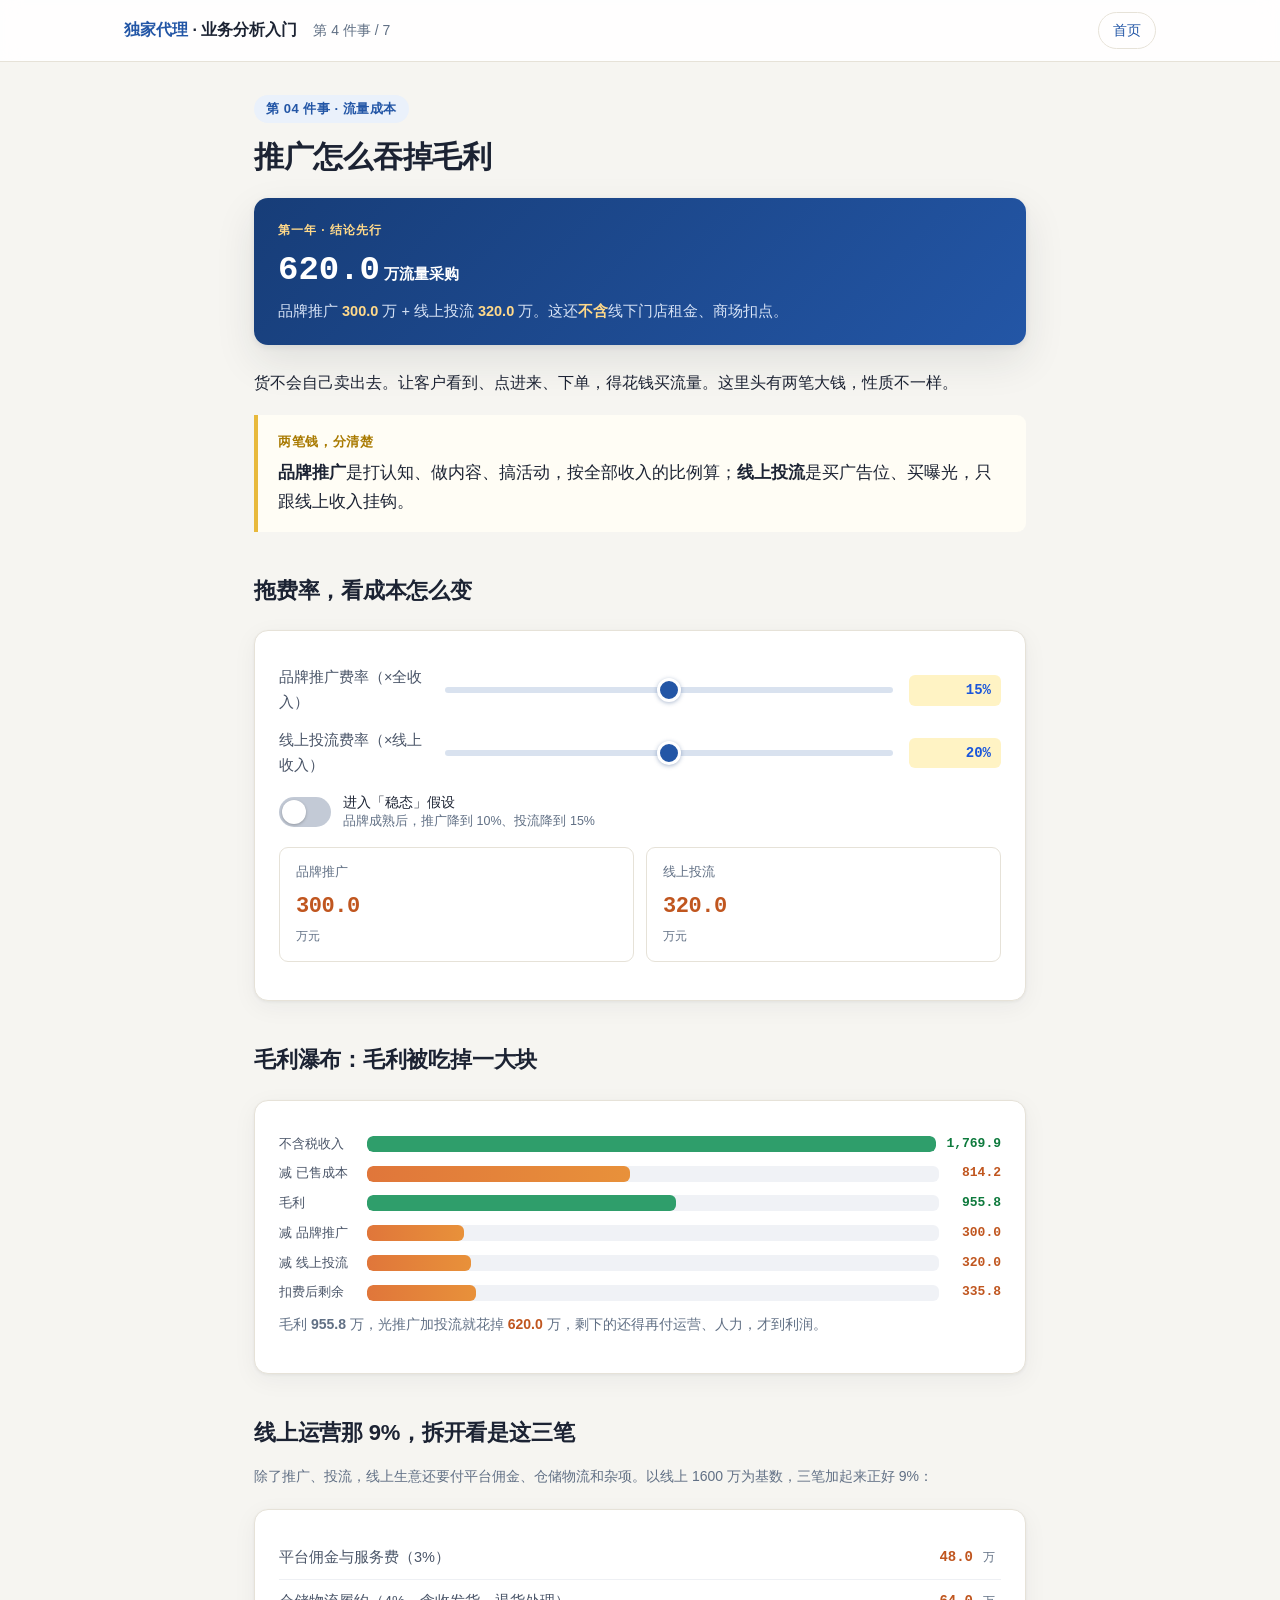
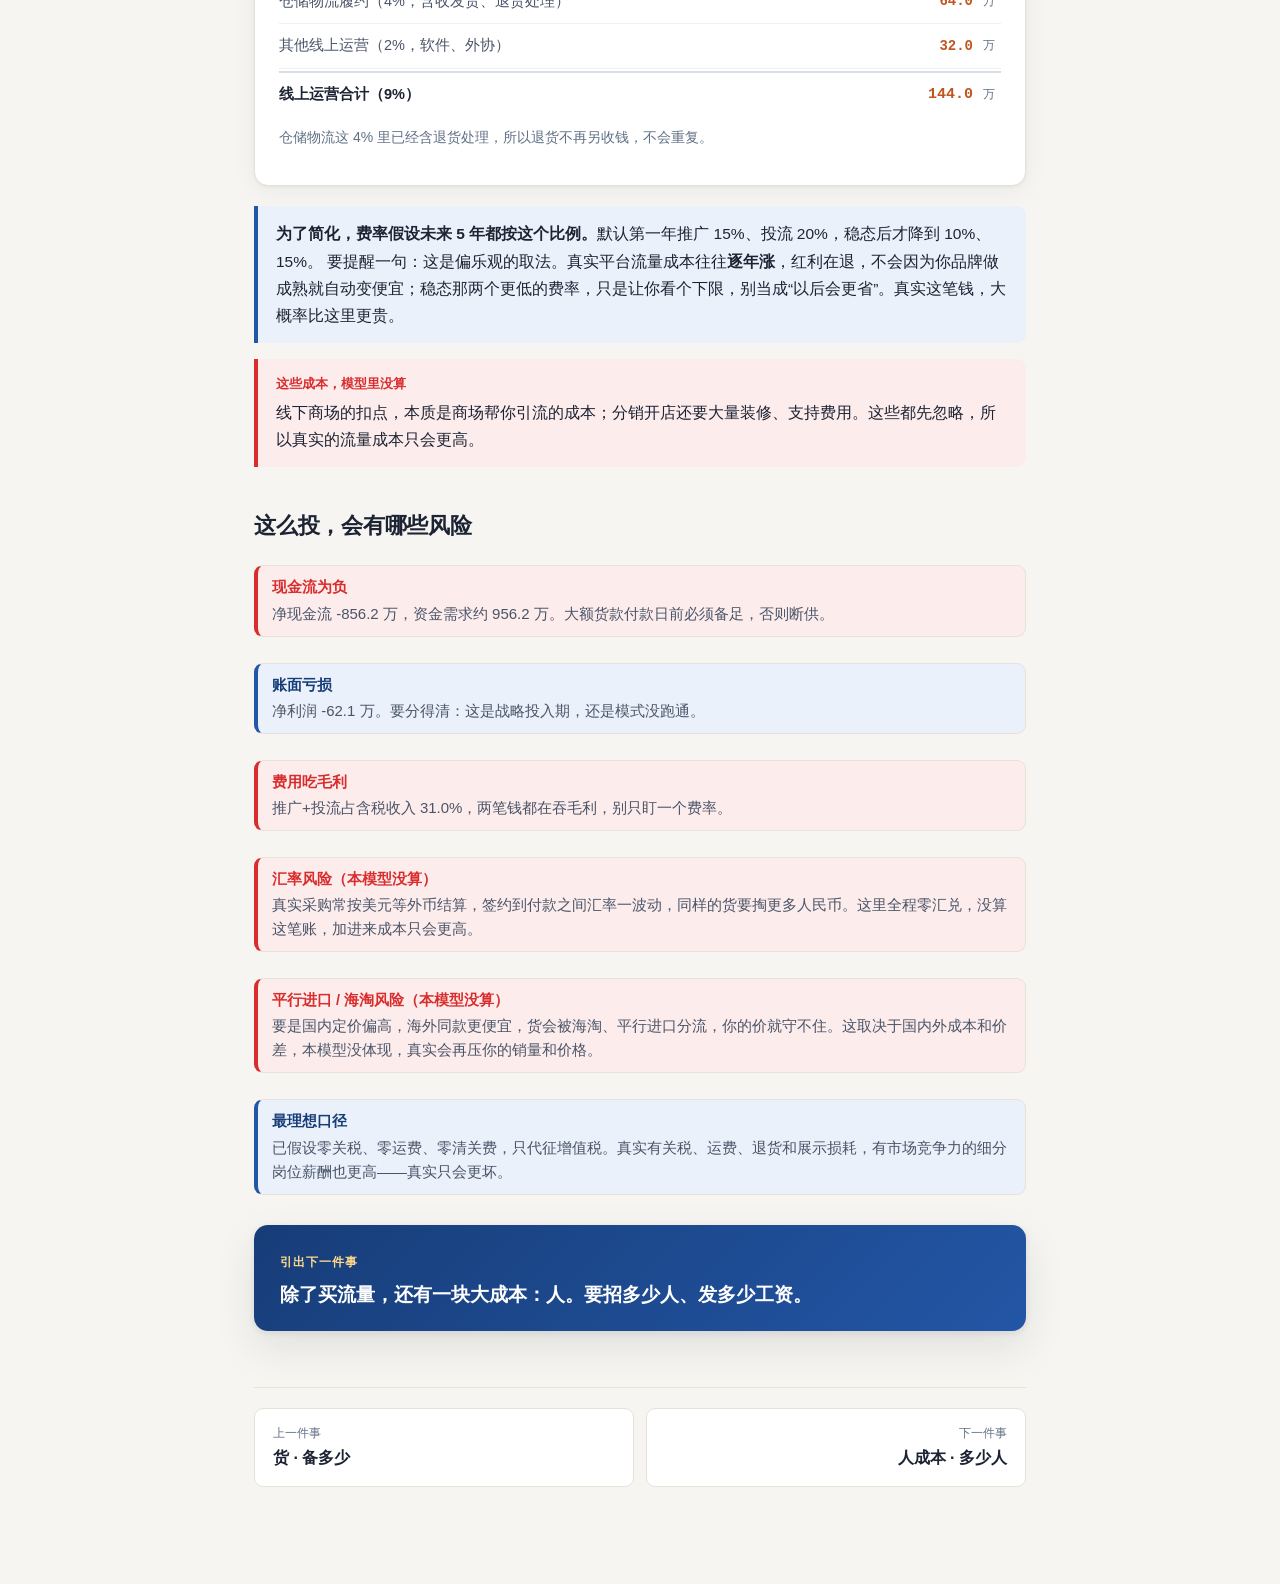
<file: chapters/4-traffic.html>
<!DOCTYPE html>
<html lang="zh-CN">
<head>
<meta charset="UTF-8">
<meta name="viewport" content="width=device-width, initial-scale=1.0">
<title>第4件事 · 流量成本</title>
<link rel="stylesheet" href="../css/style.css">
<link rel="icon" type="image/svg+xml" href="../favicon.svg">
</head>
<body>
<noscript><div style="padding:20px;margin:16px;border:1px solid #d92c2c;border-radius:10px;background:#fff5f5;color:#d92c2c;font-weight:700;">本网站的交互和数字要靠 JavaScript 才能显示，请在浏览器设置里打开 JavaScript 后再看。</div></noscript>

<div class="topbar">
  <div class="topbar-inner">
    <div class="brand"><span class="dot">独家代理</span> · 业务分析入门</div>
    <div class="crumb">第 4 件事 / 7</div>
    <div class="spacer"></div>
    <a class="home" href="../index.html">首页</a>
  </div>
</div>

<div class="wrap">
  <div class="chapter-kicker">第 04 件事 · 流量成本</div>
  <h1>推广怎么吞掉毛利</h1>

  <!-- 顶部结论卡 -->
  <div class="concl">
    <span class="concl-tag">第一年 · 结论先行</span>
    <div><span class="concl-big" id="c-flow">—</span><span class="concl-unit">万流量采购</span></div>
    <div class="concl-sub">品牌推广 <strong id="c-promo">—</strong> 万 + 线上投流 <strong id="c-ad">—</strong> 万。这还<strong>不含</strong>线下门店租金、商场扣点。</div>
  </div>

  <p>货不会自己卖出去。让客户看到、点进来、下单，得花钱买流量。这里头有两笔大钱，性质不一样。</p>

  <div class="insight">
    <span class="lbl">两笔钱，分清楚</span>
    <p><strong>品牌推广</strong>是打认知、做内容、搞活动，按全部收入的比例算；<strong>线上投流</strong>是买广告位、买曝光，只跟线上收入挂钩。</p>
  </div>

  <h2>拖费率，看成本怎么变</h2>

  <div class="card widget">
    <div class="slider-row">
      <label for="pr">品牌推广费率（×全收入）</label>
      <input type="range" id="pr" min="5" max="25" step="1" value="15">
      <span class="val" id="pr-val">15%</span>
    </div>
    <div class="slider-row">
      <label for="ar">线上投流费率（×线上收入）</label>
      <input type="range" id="ar" min="10" max="30" step="1" value="20">
      <span class="val" id="ar-val">20%</span>
    </div>

    <div class="toggle-row">
      <label class="switch">
        <input type="checkbox" id="stable">
        <span class="slider-sw"></span>
      </label>
      <span class="toggle-label">进入「稳态」假设
        <small>品牌成熟后，推广降到 10%、投流降到 15%</small>
      </span>
    </div>

    <div class="metric-grid">
      <div class="metric"><div class="k">品牌推广</div><div class="v c-orange" id="m-promo">—</div><div class="u">万元</div></div>
      <div class="metric"><div class="k">线上投流</div><div class="v c-orange" id="m-ad">—</div><div class="u">万元</div></div>
    </div>
  </div>

  <h2>毛利瀑布：毛利被吃掉一大块</h2>
  <div class="card widget">
    <div class="waterfall" id="wf"></div>
    <p class="subtle" style="margin-top:8px;">毛利 <strong id="wf-gp">—</strong> 万，光推广加投流就花掉 <strong class="c-orange" id="wf-eat">—</strong> 万，剩下的还得再付运营、人力，才到利润。</p>
  </div>

  <h2>线上运营那 9%，拆开看是这三笔</h2>
  <p class="subtle">除了推广、投流，线上生意还要付平台佣金、仓储物流和杂项。以线上 1600 万为基数，三笔加起来正好 9%：</p>
  <div class="card widget">
    <div class="line-list" id="opex-list">
      <div class="ll-row"><div class="ll-name">平台佣金与服务费（3%）</div><div class="ll-val c-orange" id="ol-comm">—</div><div class="ll-u">万</div></div>
      <div class="ll-row"><div class="ll-name">仓储物流履约（4%，含收发货、退货处理）</div><div class="ll-val c-orange" id="ol-wh">—</div><div class="ll-u">万</div></div>
      <div class="ll-row"><div class="ll-name">其他线上运营（2%，软件、外协）</div><div class="ll-val c-orange" id="ol-other">—</div><div class="ll-u">万</div></div>
      <div class="ll-row ll-total"><div class="ll-name">线上运营合计（9%）</div><div class="ll-val c-orange" id="ol-sum">—</div><div class="ll-u">万</div></div>
    </div>
    <p class="subtle" style="margin-top:8px;">仓储物流这 4% 里已经含退货处理，所以退货不再另收钱，不会重复。</p>
  </div>

  <div class="note">
    <strong>为了简化，费率假设未来 5 年都按这个比例。</strong>默认第一年推广 15%、投流 20%，稳态后才降到 10%、15%。
    要提醒一句：这是偏乐观的取法。真实平台流量成本往往<strong>逐年涨</strong>，红利在退，不会因为你品牌做成熟就自动变便宜；稳态那两个更低的费率，只是让你看个下限，别当成“以后会更省”。真实这笔钱，大概率比这里更贵。
  </div>

  <div class="warn">
    <span class="lbl">这些成本，模型里没算</span>
    <p>线下商场的扣点，本质是商场帮你引流的成本；分销开店还要大量装修、支持费用。这些都先忽略，所以真实的流量成本只会更高。</p>
  </div>

  <div class="risk-box">
    <h2>这么投，会有哪些风险</h2>
    <div class="risk-list" id="risk-list">—</div>
  </div>

  <div class="problem">
    <div class="tag">引出下一件事</div>
    <p>除了买流量，还有一块大成本：<strong>人。要招多少人、发多少工资。</strong></p>
  </div>

  <div class="pager">
    <a href="3-goods.html">
      <div class="dir">上一件事</div>
      <div class="t">货 · 备多少</div>
    </a>
    <a href="5-people.html" class="next">
      <div class="dir">下一件事</div>
      <div class="t">人成本 · 多少人</div>
    </a>
  </div>
</div>

<script src="../js/calc.js"></script>
<script>
(function () {
  var prEl = document.getElementById('pr');
  var arEl = document.getElementById('ar');
  var stableEl = document.getElementById('stable');

  function wfRow(cls, label, val, max) {
    var pct = val / max * 100;
    var w = Math.min(100, Math.abs(pct));
    var neg = val < 0;
    return '<div class="wf-row ' + cls + (neg ? ' wf-neg' : '') + '">' +
      '<div class="wf-label">' + label + '</div>' +
      '<div class="wf-track"><span class="wf-bar" style="width:' + w.toFixed(1) + '%"></span></div>' +
      '<div class="wf-num">' + CalcModel.fmtWan(val) + '</div></div>';
  }

  function render() {
    var promoRate, adRate;
    if (stableEl.checked) {
      promoRate = 0.10; adRate = 0.15;
      prEl.value = 10; arEl.value = 15;
      prEl.disabled = true; arEl.disabled = true;
    } else {
      promoRate = parseInt(prEl.value, 10) / 100;
      adRate = parseInt(arEl.value, 10) / 100;
      prEl.disabled = false; arEl.disabled = false;
    }
    document.getElementById('pr-val').textContent = (promoRate * 100).toFixed(0) + '%';
    document.getElementById('ar-val').textContent = (adRate * 100).toFixed(0) + '%';

    var r = CalcModel.compute({ revenue: CalcModel.SharedState.getRevenue(2000), promoRate: promoRate, adRate: adRate });

    // 结论卡 + 数字卡
    document.getElementById('c-flow').textContent = CalcModel.fmtWan(r.promo + r.ad);
    document.getElementById('c-promo').textContent = CalcModel.fmtWan(r.promo);
    document.getElementById('c-ad').textContent = CalcModel.fmtWan(r.ad);
    document.getElementById('m-promo').textContent = CalcModel.fmtWan(r.promo);
    document.getElementById('m-ad').textContent = CalcModel.fmtWan(r.ad);

    // 瀑布
    var max = r.revExcl;
    var after = r.grossProfit - r.promo - r.ad;
    var html =
      wfRow('wf-base', '不含税收入', r.revExcl, max) +
      wfRow('wf-cost', '减 已售成本', r.cogs, max) +
      wfRow('wf-base', '毛利', r.grossProfit, max) +
      wfRow('wf-cost', '减 品牌推广', r.promo, max) +
      wfRow('wf-cost', '减 线上投流', r.ad, max) +
      wfRow(after < 0 ? 'wf-result' : 'wf-cost', '扣费后剩余', after, max);
    document.getElementById('wf').innerHTML = html;
    document.getElementById('wf-gp').textContent = CalcModel.fmtWan(r.grossProfit);
    document.getElementById('wf-eat').textContent = CalcModel.fmtWan(r.promo + r.ad);

    // 线上运营三行拆分
    document.getElementById('ol-comm').textContent = CalcModel.fmtWan(r.platformCommission);
    document.getElementById('ol-wh').textContent = CalcModel.fmtWan(r.warehouseFulfill);
    document.getElementById('ol-other').textContent = CalcModel.fmtWan(r.otherOnline);
    document.getElementById('ol-sum').textContent = CalcModel.fmtWan(r.onlineOpex);

    // 风险预警（实时随投放口径）
    var rh = '';
    CalcModel.assessRisk(r).forEach(function (k) {
      rh += '<div class="risk-item is-' + k.level + '"><span class="ri-title">' + k.title +
        '</span><p class="ri-text">' + k.text + '</p></div>';
    });
    document.getElementById('risk-list').innerHTML = rh;
  }

  prEl.addEventListener('input', render);
  arEl.addEventListener('input', render);
  stableEl.addEventListener('change', render);
  render();
})();
</script>
</body>
</html>
</file>
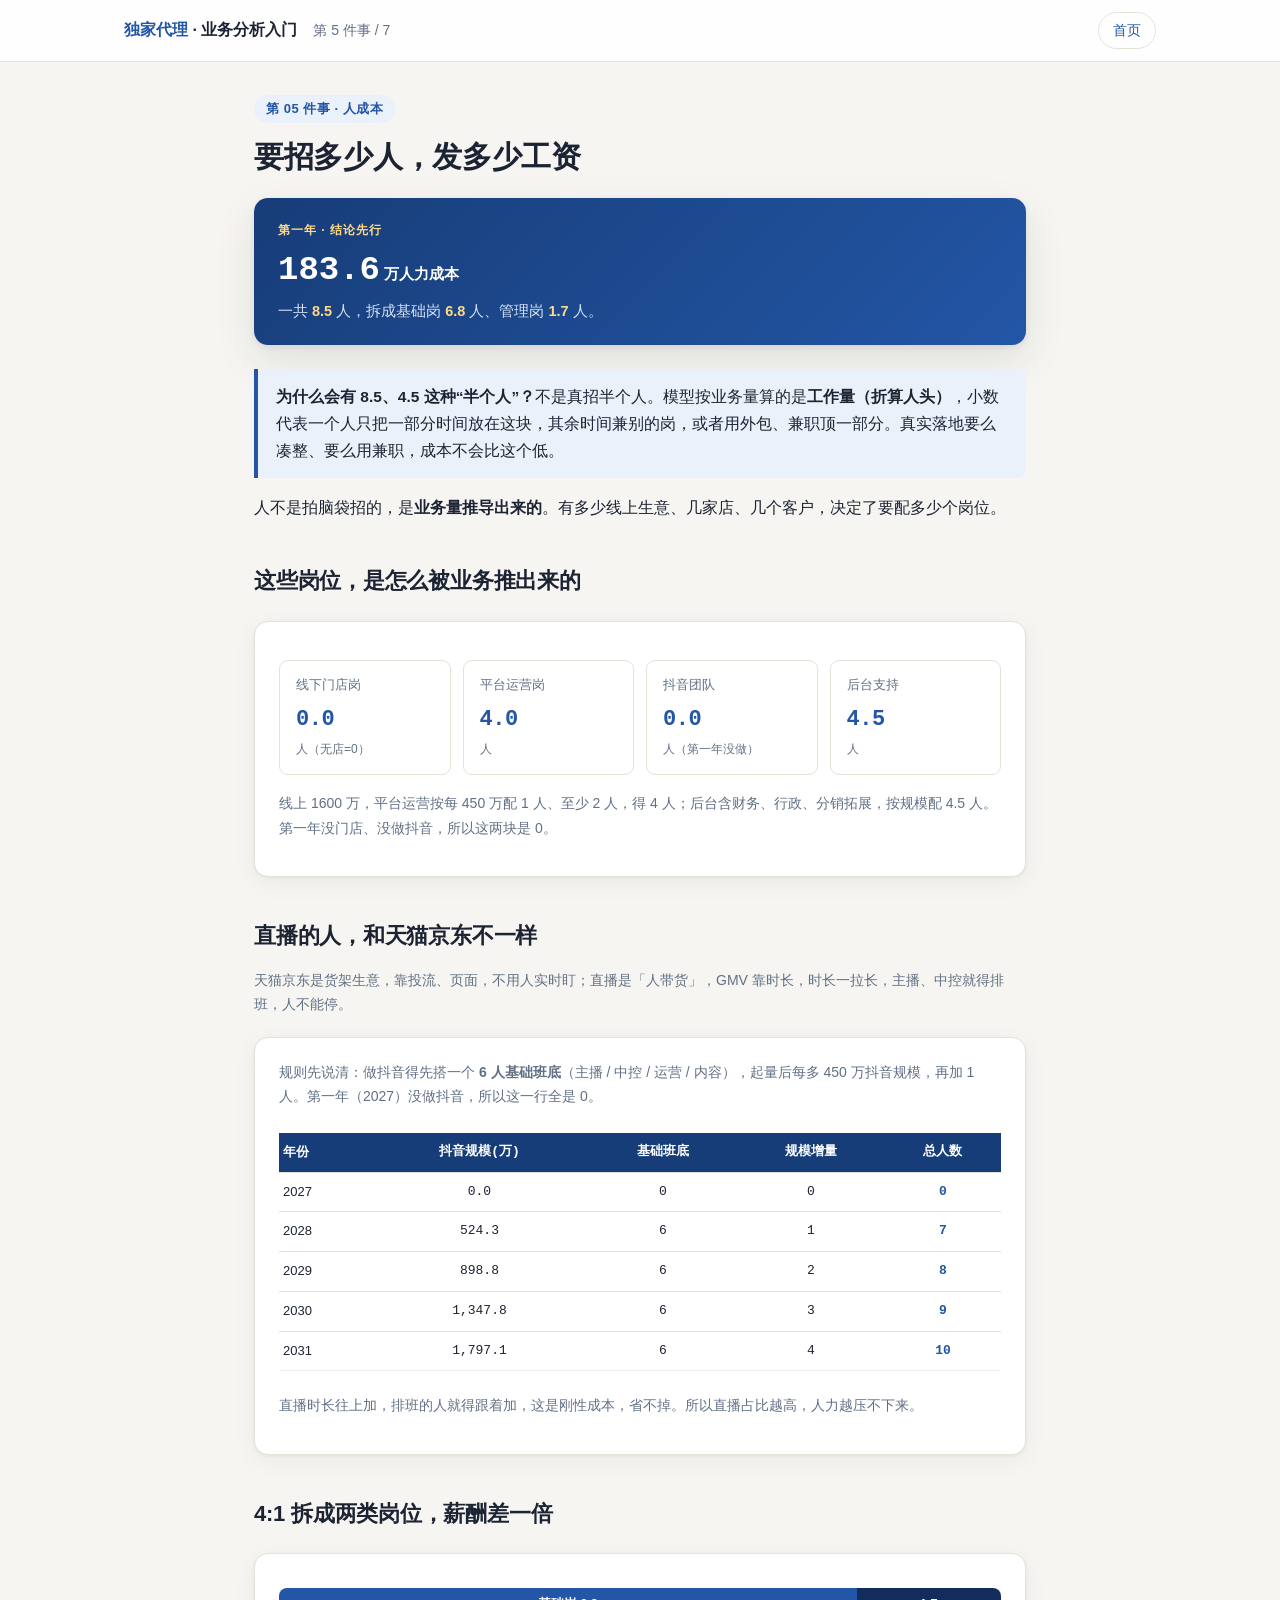
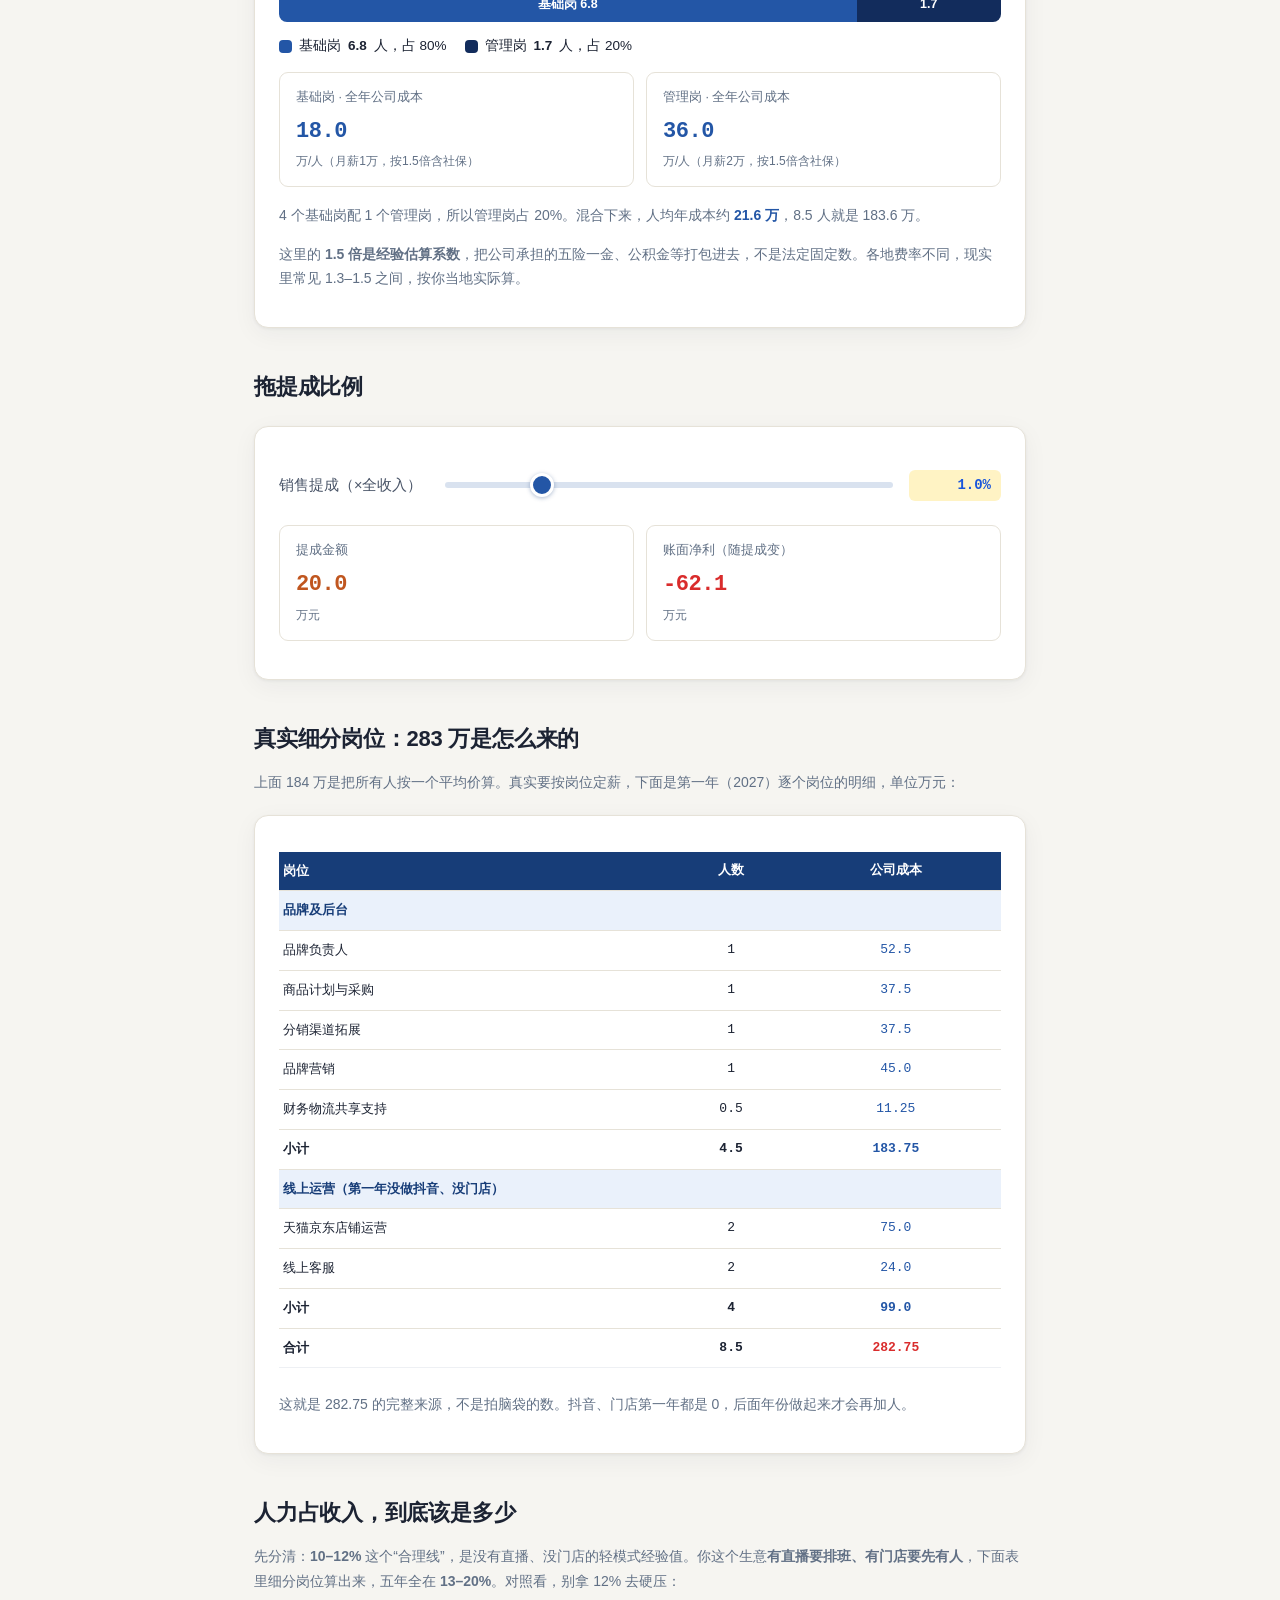
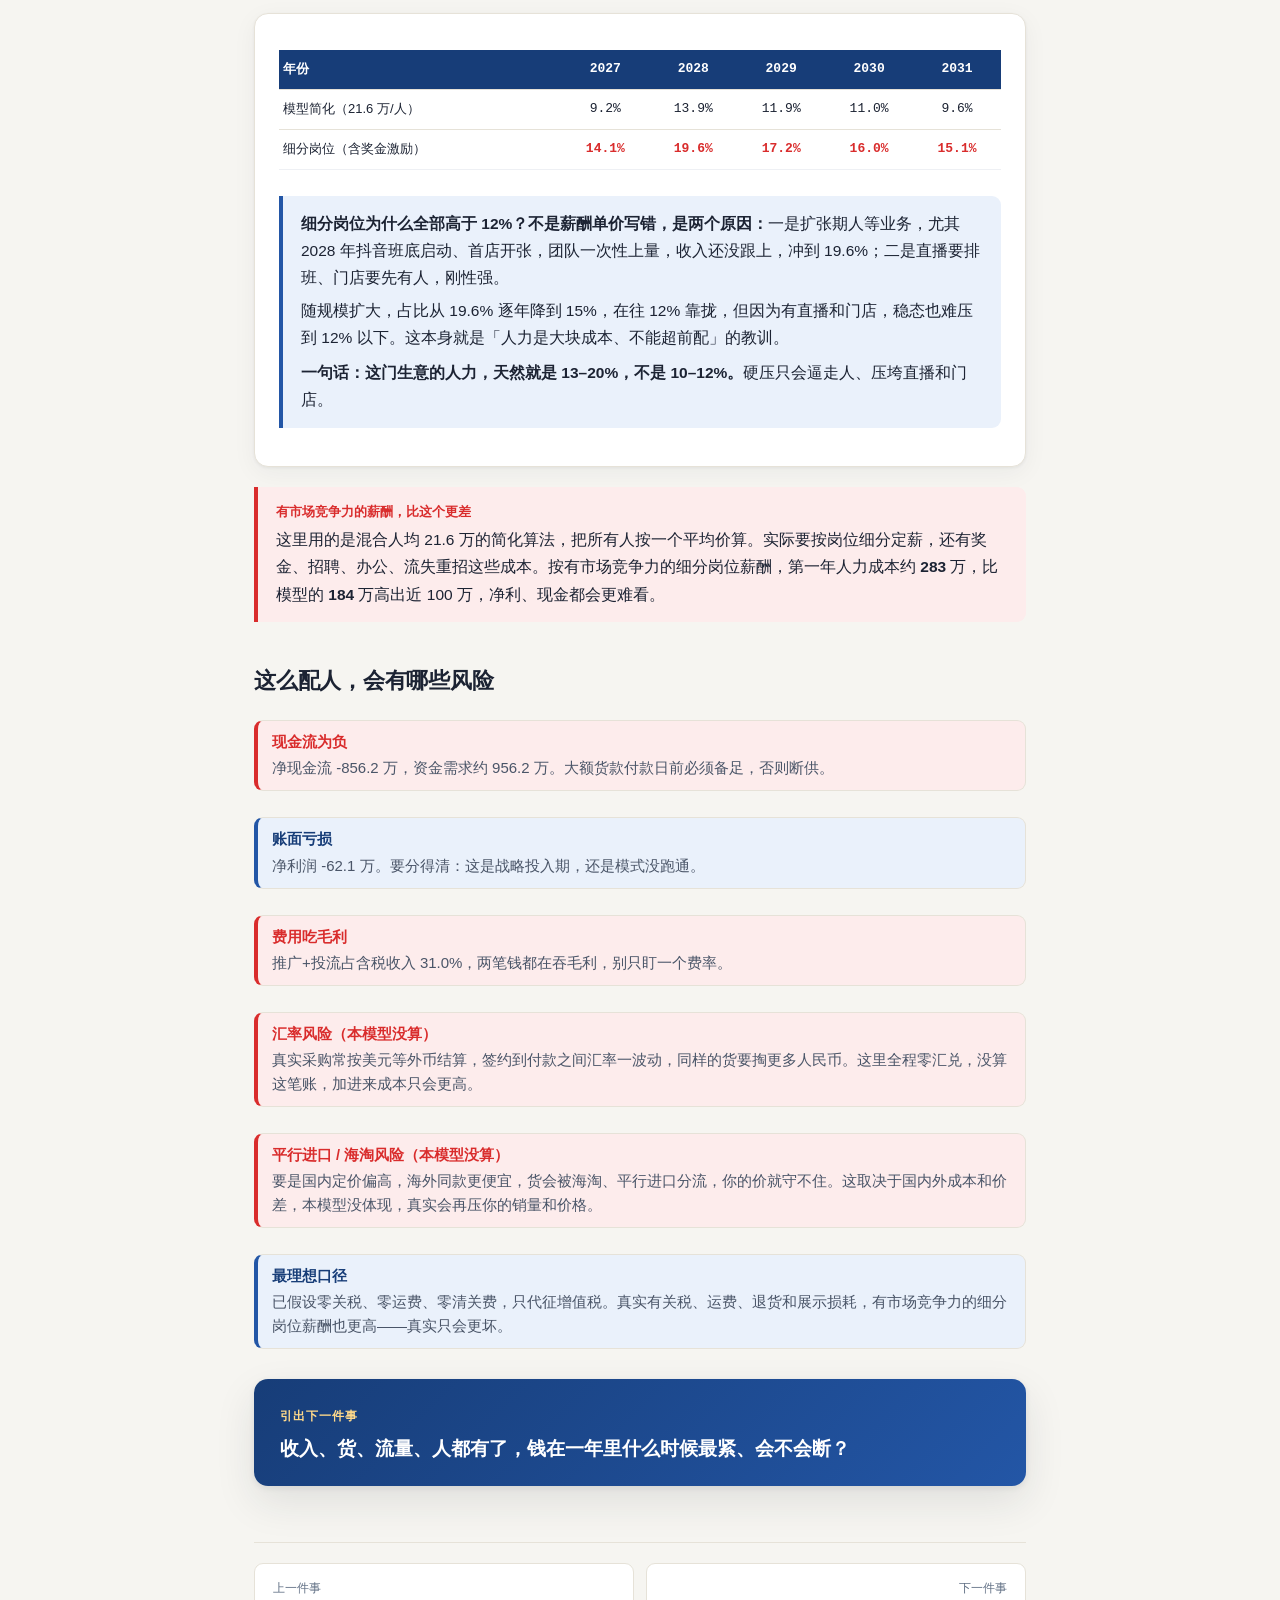
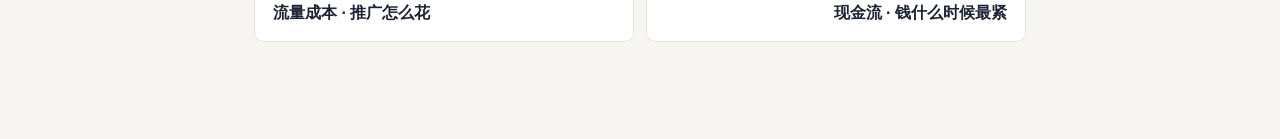
<file: chapters/5-people.html>
<!DOCTYPE html>
<html lang="zh-CN">
<head>
<meta charset="UTF-8">
<meta name="viewport" content="width=device-width, initial-scale=1.0">
<title>第5件事 · 人成本</title>
<link rel="stylesheet" href="../css/style.css">
<link rel="icon" type="image/svg+xml" href="../favicon.svg">
</head>
<body>
<noscript><div style="padding:20px;margin:16px;border:1px solid #d92c2c;border-radius:10px;background:#fff5f5;color:#d92c2c;font-weight:700;">本网站的交互和数字要靠 JavaScript 才能显示，请在浏览器设置里打开 JavaScript 后再看。</div></noscript>

<div class="topbar">
  <div class="topbar-inner">
    <div class="brand"><span class="dot">独家代理</span> · 业务分析入门</div>
    <div class="crumb">第 5 件事 / 7</div>
    <div class="spacer"></div>
    <a class="home" href="../index.html">首页</a>
  </div>
</div>

<div class="wrap">
  <div class="chapter-kicker">第 05 件事 · 人成本</div>
  <h1>要招多少人，发多少工资</h1>

  <!-- 顶部结论卡 -->
  <div class="concl">
    <span class="concl-tag">第一年 · 结论先行</span>
    <div><span class="concl-big" id="c-staff">—</span><span class="concl-unit">万人力成本</span></div>
    <div class="concl-sub">一共 <strong id="c-hc">—</strong> 人，拆成基础岗 <strong id="c-basic">—</strong> 人、管理岗 <strong id="c-mgr">—</strong> 人。</div>
  </div>

  <div class="note">
    <strong>为什么会有 8.5、4.5 这种“半个人”？</strong>不是真招半个人。模型按业务量算的是<strong>工作量（折算人头）</strong>，小数代表一个人只把一部分时间放在这块，其余时间兼别的岗，或者用外包、兼职顶一部分。真实落地要么凑整、要么用兼职，成本不会比这个低。
  </div>

  <p>人不是拍脑袋招的，是<strong>业务量推导出来的</strong>。有多少线上生意、几家店、几个客户，决定了要配多少个岗位。</p>

  <h2>这些岗位，是怎么被业务推出来的</h2>
  <div class="card widget">
    <div class="metric-grid">
      <div class="metric"><div class="k">线下门店岗</div><div class="v c-blue" id="p-off">—</div><div class="u">人（无店=0）</div></div>
      <div class="metric"><div class="k">平台运营岗</div><div class="v c-blue" id="p-plat">—</div><div class="u">人</div></div>
      <div class="metric"><div class="k">抖音团队</div><div class="v c-blue" id="p-dy">—</div><div class="u">人（第一年没做）</div></div>
      <div class="metric"><div class="k">后台支持</div><div class="v c-blue" id="p-back">—</div><div class="u">人</div></div>
    </div>
    <p class="subtle" style="margin-top:10px;">线上 1600 万，平台运营按每 450 万配 1 人、至少 2 人，得 4 人；后台含财务、行政、分销拓展，按规模配 4.5 人。第一年没门店、没做抖音，所以这两块是 0。</p>
  </div>

  <h2>直播的人，和天猫京东不一样</h2>
  <p class="subtle">天猫京东是货架生意，靠投流、页面，不用人实时盯；直播是「人带货」，GMV 靠时长，时长一拉长，主播、中控就得排班，人不能停。</p>
  <div class="card widget">
    <p class="subtle" style="margin:0 0 10px;">规则先说清：做抖音得先搭一个 <strong>6 人基础班底</strong>（主播 / 中控 / 运营 / 内容），起量后每多 450 万抖音规模，再加 1 人。第一年（2027）没做抖音，所以这一行全是 0。</p>
    <div class="table-scroll">
      <table class="ratio-table dy-table" id="dy-table"></table>
    </div>
    <p class="subtle" style="margin-top:8px;">直播时长往上加，排班的人就得跟着加，这是刚性成本，省不掉。所以直播占比越高，人力越压不下来。</p>
  </div>

  <h2>4:1 拆成两类岗位，薪酬差一倍</h2>
  <div class="card widget">
    <div class="stack-bar" style="height:34px;">
      <span id="seg-basic" style="background:#2356a6;">—</span>
      <span id="seg-mgr" style="background:#122c5c;">—</span>
    </div>
    <div class="stack-legend">
      <span class="i"><span class="sw" style="background:#2356a6;"></span>基础岗 <b id="lg-basic">—</b> 人，占 80%</span>
      <span class="i"><span class="sw" style="background:#122c5c;"></span>管理岗 <b id="lg-mgr">—</b> 人，占 20%</span>
    </div>

    <div class="metric-grid" style="margin-top:14px;">
      <div class="metric"><div class="k">基础岗 · 全年公司成本</div><div class="v c-blue">18.0</div><div class="u">万/人（月薪1万，按1.5倍含社保）</div></div>
      <div class="metric"><div class="k">管理岗 · 全年公司成本</div><div class="v c-blue">36.0</div><div class="u">万/人（月薪2万，按1.5倍含社保）</div></div>
    </div>
    <p class="subtle" style="margin-top:8px;">4 个基础岗配 1 个管理岗，所以管理岗占 20%。混合下来，人均年成本约 <strong class="c-blue">21.6 万</strong>，8.5 人就是 183.6 万。</p>
    <p class="subtle" style="margin-top:6px;">这里的 <strong>1.5 倍是经验估算系数</strong>，把公司承担的五险一金、公积金等打包进去，不是法定固定数。各地费率不同，现实里常见 1.3–1.5 之间，按你当地实际算。</p>
  </div>

  <h2>拖提成比例</h2>
  <div class="card widget">
    <div class="slider-row">
      <label for="comm">销售提成（×全收入）</label>
      <input type="range" id="comm" min="5" max="30" step="1" value="10">
      <span class="val" id="comm-val">1%</span>
    </div>
    <div class="metric-grid">
      <div class="metric"><div class="k">提成金额</div><div class="v c-orange" id="m-comm">—</div><div class="u">万元</div></div>
      <div class="metric"><div class="k">账面净利（随提成变）</div><div class="v c-red" id="m-np">—</div><div class="u">万元</div></div>
    </div>
  </div>

  <h2>真实细分岗位：283 万是怎么来的</h2>
  <p class="subtle">上面 184 万是把所有人按一个平均价算。真实要按岗位定薪，下面是第一年（2027）逐个岗位的明细，单位万元：</p>
  <div class="card widget">
    <div class="table-scroll">
    <table class="ratio-table">
      <thead><tr><th>岗位</th><th>人数</th><th>公司成本</th></tr></thead>
      <tbody>
        <tr class="grp"><td colspan="3">品牌及后台</td></tr>
        <tr><td>品牌负责人</td><td>1</td><td class="c-blue">52.5</td></tr>
        <tr><td>商品计划与采购</td><td>1</td><td class="c-blue">37.5</td></tr>
        <tr><td>分销渠道拓展</td><td>1</td><td class="c-blue">37.5</td></tr>
        <tr><td>品牌营销</td><td>1</td><td class="c-blue">45.0</td></tr>
        <tr><td>财务物流共享支持</td><td>0.5</td><td class="c-blue">11.25</td></tr>
        <tr><td><strong>小计</strong></td><td><strong>4.5</strong></td><td class="c-blue"><strong>183.75</strong></td></tr>
        <tr class="grp"><td colspan="3">线上运营（第一年没做抖音、没门店）</td></tr>
        <tr><td>天猫京东店铺运营</td><td>2</td><td class="c-blue">75.0</td></tr>
        <tr><td>线上客服</td><td>2</td><td class="c-blue">24.0</td></tr>
        <tr><td><strong>小计</strong></td><td><strong>4</strong></td><td class="c-blue"><strong>99.0</strong></td></tr>
        <tr><td><strong>合计</strong></td><td><strong>8.5</strong></td><td class="c-red"><strong>282.75</strong></td></tr>
      </tbody>
    </table>
    </div>
    <p class="subtle" style="margin-top:10px;">这就是 282.75 的完整来源，不是拍脑袋的数。抖音、门店第一年都是 0，后面年份做起来才会再加人。</p>
  </div>

  <h2>人力占收入，到底该是多少</h2>
  <p class="subtle">先分清：<strong>10–12%</strong> 这个“合理线”，是没有直播、没门店的轻模式经验值。你这个生意<strong>有直播要排班、有门店要先有人</strong>，下面表里细分岗位算出来，五年全在 <strong>13–20%</strong>。对照看，别拿 12% 去硬压：</p>
  <div class="card widget">
    <div class="table-scroll">
    <table class="ratio-table">
      <thead><tr><th>年份</th><th>2027</th><th>2028</th><th>2029</th><th>2030</th><th>2031</th></tr></thead>
      <tbody>
        <tr><td>模型简化（21.6 万/人）</td><td>9.2%</td><td>13.9%</td><td>11.9%</td><td>11.0%</td><td>9.6%</td></tr>
        <tr><td>细分岗位（含奖金激励）</td><td class="c-red">14.1%</td><td class="c-red">19.6%</td><td class="c-red">17.2%</td><td class="c-red">16.0%</td><td class="c-red">15.1%</td></tr>
      </tbody>
    </table>
    </div>
    <div class="note" style="margin-top:12px;">
      <p style="margin:0 0 6px;"><strong>细分岗位为什么全部高于 12%？不是薪酬单价写错，是两个原因：</strong>一是扩张期人等业务，尤其 2028 年抖音班底启动、首店开张，团队一次性上量，收入还没跟上，冲到 19.6%；二是直播要排班、门店要先有人，刚性强。</p>
      <p style="margin:0;">随规模扩大，占比从 19.6% 逐年降到 15%，在往 12% 靠拢，但因为有直播和门店，稳态也难压到 12% 以下。这本身就是「人力是大块成本、不能超前配」的教训。</p>
      <p style="margin:8px 0 0;"><strong>一句话：这门生意的人力，天然就是 13–20%，不是 10–12%。</strong>硬压只会逼走人、压垮直播和门店。</p>
    </div>
  </div>

  <div class="warn">
    <span class="lbl">有市场竞争力的薪酬，比这个更差</span>
    <p>这里用的是混合人均 21.6 万的简化算法，把所有人按一个平均价算。实际要按岗位细分定薪，还有奖金、招聘、办公、流失重招这些成本。按有市场竞争力的细分岗位薪酬，第一年人力成本约 <strong id="w-realstaff">—</strong> 万，比模型的 <strong id="w-staff">—</strong> 万高出近 100 万，净利、现金都会更难看。</p>
  </div>

  <div class="risk-box">
    <h2>这么配人，会有哪些风险</h2>
    <div class="risk-list" id="risk-list">—</div>
  </div>

  <div class="problem">
    <div class="tag">引出下一件事</div>
    <p>收入、货、流量、人都有了，钱在一年里<strong>什么时候最紧、会不会断</strong>？</p>
  </div>

  <div class="pager">
    <a href="4-traffic.html">
      <div class="dir">上一件事</div>
      <div class="t">流量成本 · 推广怎么花</div>
    </a>
    <a href="6-money.html" class="next">
      <div class="dir">下一件事</div>
      <div class="t">现金流 · 钱什么时候最紧</div>
    </a>
  </div>
</div>

<script src="../js/calc.js"></script>
<script>
(function () {
  var commEl = document.getElementById('comm');

  function render() {
    var comm = parseInt(commEl.value, 10) / 1000;
    document.getElementById('comm-val').textContent = (comm * 100).toFixed(1) + '%';

    var r = CalcModel.compute({ revenue: CalcModel.SharedState.getRevenue(2000), commission: comm });

    // 结论卡
    document.getElementById('c-staff').textContent = CalcModel.fmtWan(r.staffCost);
    document.getElementById('c-hc').textContent = CalcModel.fmtWan(r.headcount);
    document.getElementById('c-basic').textContent = CalcModel.fmtWan(r.basics);
    document.getElementById('c-mgr').textContent = CalcModel.fmtWan(r.managers);

    // 岗位分布
    document.getElementById('p-off').textContent = CalcModel.fmtWan(r.hcOffline);
    document.getElementById('p-plat').textContent = CalcModel.fmtWan(r.hcPlatformOps);
    document.getElementById('p-dy').textContent = CalcModel.fmtWan(r.hcDouyin);
    document.getElementById('p-back').textContent = CalcModel.fmtWan(r.hcBackoffice);

    // 基础/管理堆叠条
    document.getElementById('seg-basic').style.width = '80%';
    document.getElementById('seg-mgr').style.width = '20%';
    document.getElementById('seg-basic').textContent = '基础岗 ' + CalcModel.fmtWan(r.basics);
    document.getElementById('seg-mgr').textContent = CalcModel.fmtWan(r.managers);
    document.getElementById('lg-basic').textContent = CalcModel.fmtWan(r.basics);
    document.getElementById('lg-mgr').textContent = CalcModel.fmtWan(r.managers);

    // 提成
    document.getElementById('m-comm').textContent = CalcModel.fmtWan(r.commission);
    document.getElementById('m-np').textContent = CalcModel.fmtWan(r.netProfit);
    document.getElementById('m-np').className = 'v ' + (r.netProfit >= 0 ? 'c-green' : 'c-red');
    // 抖音团队 5 年明细表（动态渲染，不写死）
    var MY = CalcModel.computeMultiYear();
    var dhtml = '<thead><tr><th>年份</th><th>抖音规模(万)</th><th>基础班底</th><th>规模增量</th><th>总人数</th></tr></thead><tbody>';
    MY.years.forEach(function (y) {
      var base = y.douyinTaxIncl > 0 ? 6 : 0;
      var extra = y.hcDouyin - base;
      dhtml += '<tr><td>' + y.p.year + '</td><td>' + CalcModel.fmtWan(y.douyinTaxIncl) +
        '</td><td>' + base + '</td><td>' + extra + '</td><td class="c-blue"><strong>' + y.hcDouyin + '</strong></td></tr>';
    });
    dhtml += '</tbody>';
    document.getElementById('dy-table').innerHTML = dhtml;
    // 真实细分岗位人力
    var rs = CalcModel.realStaff(r);
    document.getElementById('w-realstaff').textContent = CalcModel.fmtWan(rs.realStaffCost, 0);
    document.getElementById('w-staff').textContent = CalcModel.fmtWan(r.staffCost, 0);

    // 风险预警（实时随提成与人力口径）
    var rh = '';
    CalcModel.assessRisk(r).forEach(function (k) {
      rh += '<div class="risk-item is-' + k.level + '"><span class="ri-title">' + k.title +
        '</span><p class="ri-text">' + k.text + '</p></div>';
    });
    document.getElementById('risk-list').innerHTML = rh;
  }

  commEl.addEventListener('input', render);
  render();
})();
</script>
</body>
</html>
</file>
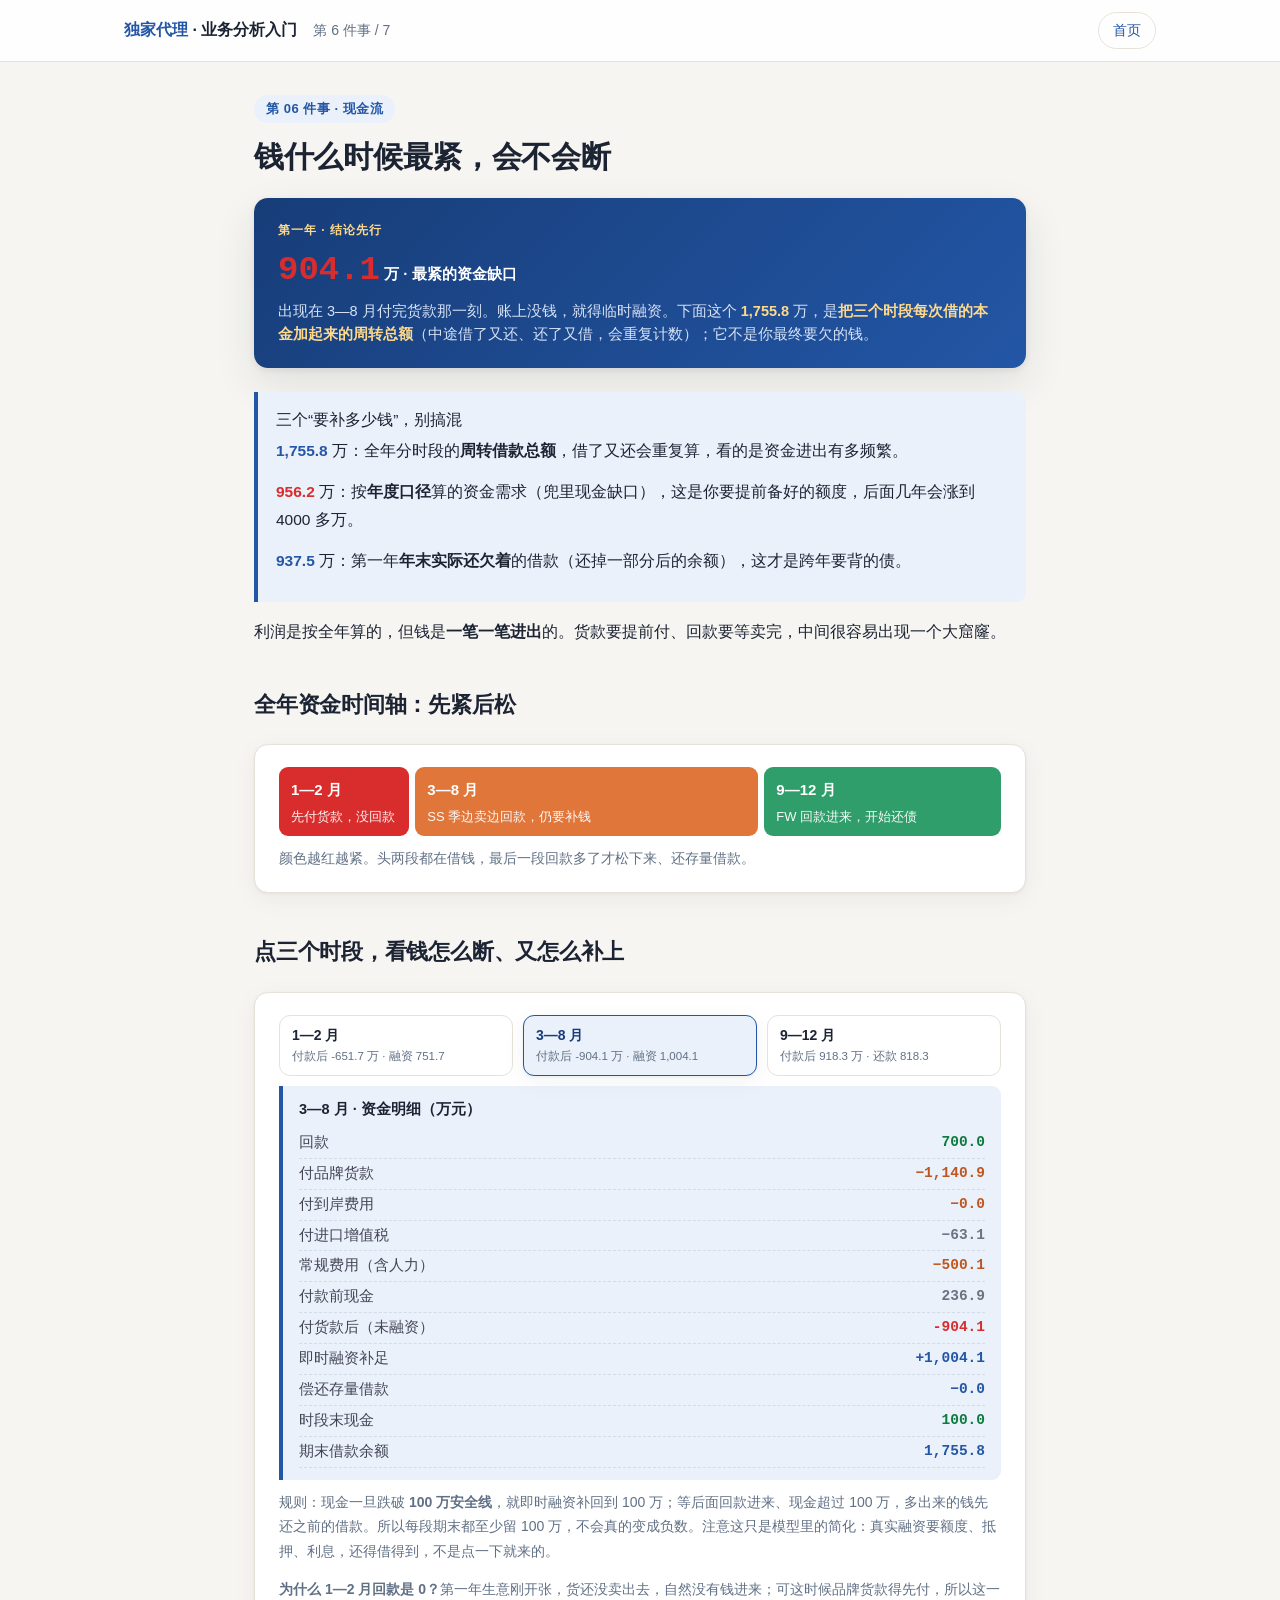
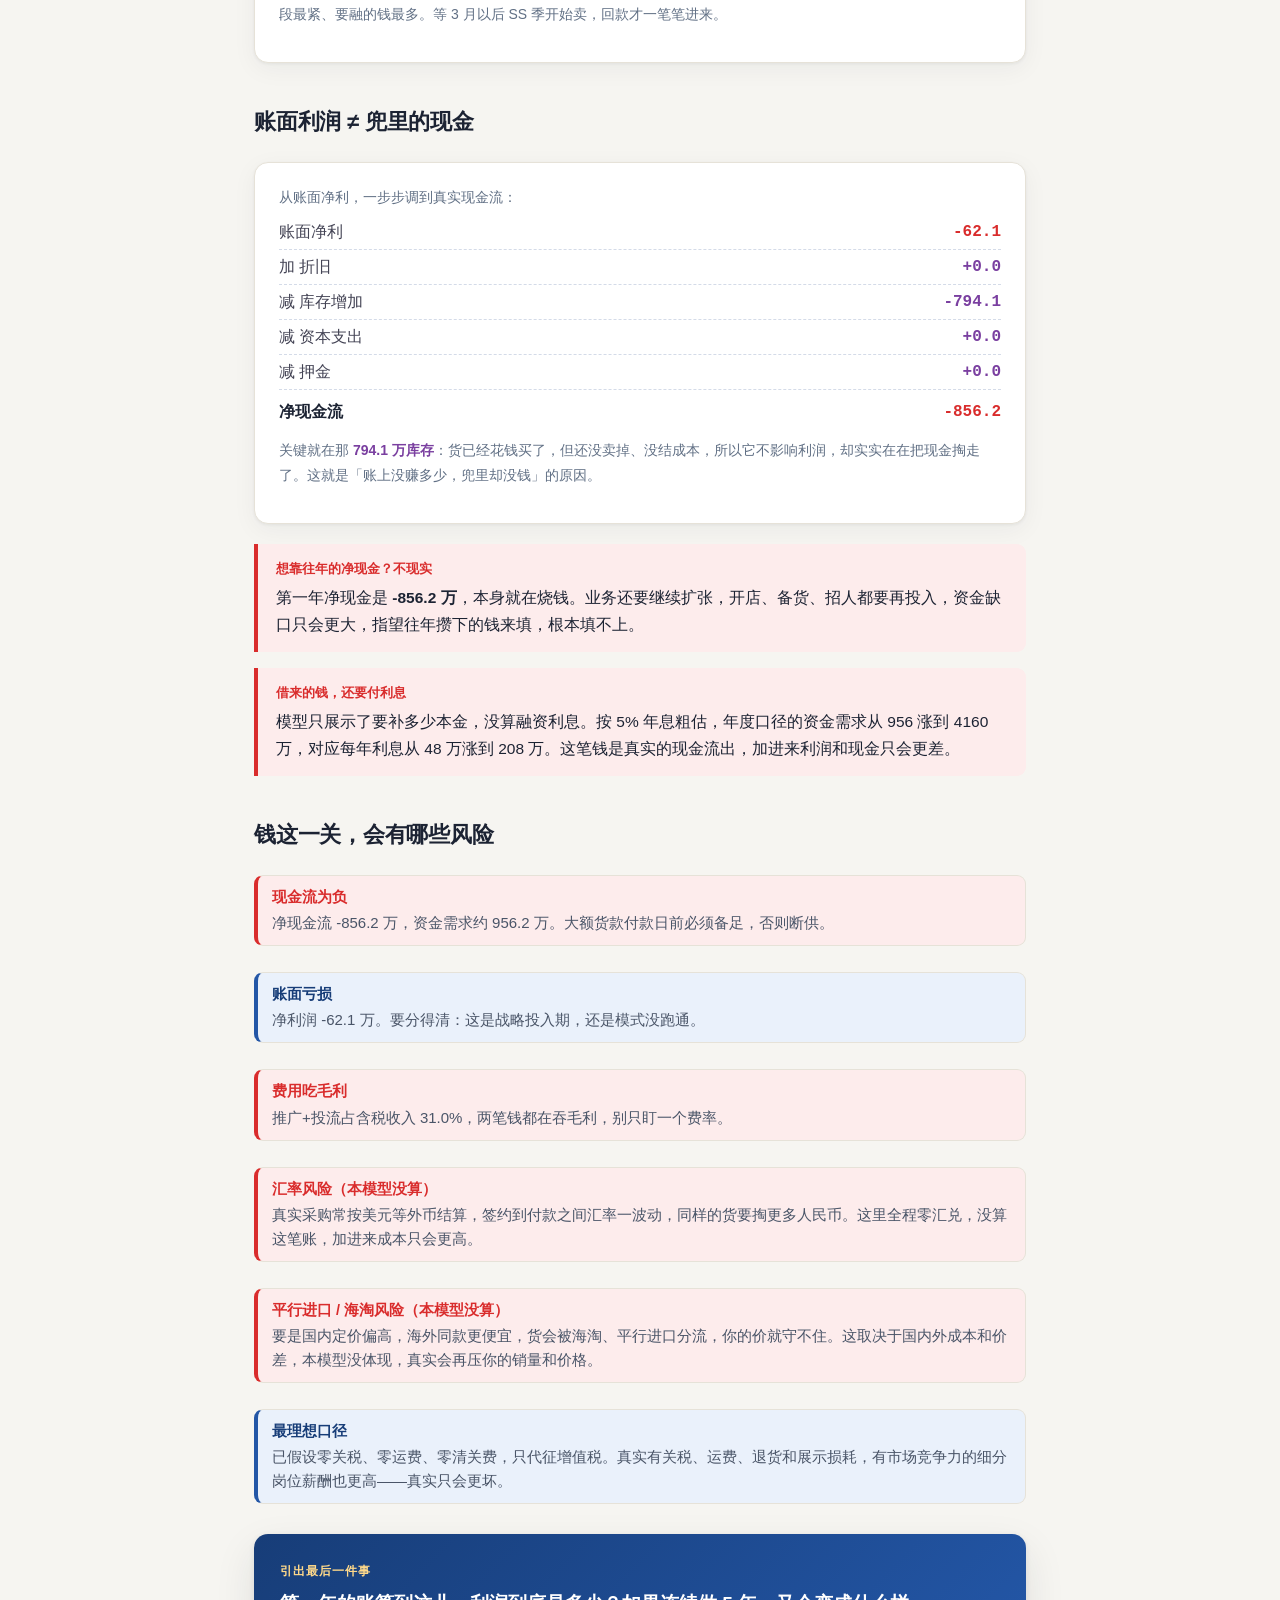
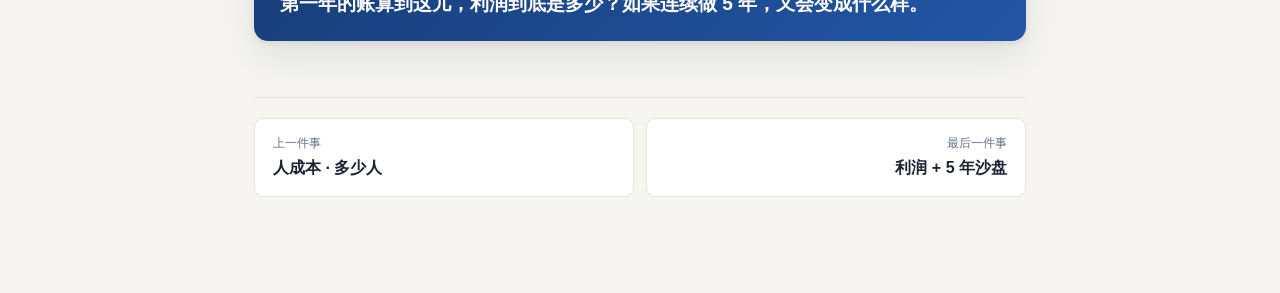
<file: chapters/6-money.html>
<!DOCTYPE html>
<html lang="zh-CN">
<head>
<meta charset="UTF-8">
<meta name="viewport" content="width=device-width, initial-scale=1.0">
<title>第6件事 · 现金流</title>
<link rel="stylesheet" href="../css/style.css">
<link rel="icon" type="image/svg+xml" href="../favicon.svg">
</head>
<body>
<noscript><div style="padding:20px;margin:16px;border:1px solid #d92c2c;border-radius:10px;background:#fff5f5;color:#d92c2c;font-weight:700;">本网站的交互和数字要靠 JavaScript 才能显示，请在浏览器设置里打开 JavaScript 后再看。</div></noscript>

<div class="topbar">
  <div class="topbar-inner">
    <div class="brand"><span class="dot">独家代理</span> · 业务分析入门</div>
    <div class="crumb">第 6 件事 / 7</div>
    <div class="spacer"></div>
    <a class="home" href="../index.html">首页</a>
  </div>
</div>

<div class="wrap">
  <div class="chapter-kicker">第 06 件事 · 现金流</div>
  <h1>钱什么时候最紧，会不会断</h1>

  <!-- 顶部结论卡 -->
  <div class="concl">
    <span class="concl-tag">第一年 · 结论先行</span>
    <div><span class="concl-big c-red" id="c-gap">—</span><span class="concl-unit">万 · 最紧的资金缺口</span></div>
    <div class="concl-sub">出现在 3—8 月付完货款那一刻。账上没钱，就得临时融资。下面这个 <strong id="c-fund">—</strong> 万，是<strong>把三个时段每次借的本金加起来的周转总额</strong>（中途借了又还、还了又借，会重复计数）；它不是你最终要欠的钱。</div>
  </div>

  <div class="note">
    <span class="lbl">三个“要补多少钱”，别搞混</span>
    <div class="line-list">
      <p><strong class="c-blue" id="k-turn">—</strong> 万：全年分时段的<strong>周转借款总额</strong>，借了又还会重复算，看的是资金进出有多频繁。</p>
      <p><strong class="c-red" id="k-need">—</strong> 万：按<strong>年度口径</strong>算的资金需求（兜里现金缺口），这是你要提前备好的额度，后面几年会涨到 4000 多万。</p>
      <p><strong class="c-blue" id="k-debt">—</strong> 万：第一年<strong>年末实际还欠着</strong>的借款（还掉一部分后的余额），这才是跨年要背的债。</p>
    </div>
  </div>

  <p>利润是按全年算的，但钱是<strong>一笔一笔进出</strong>的。货款要提前付、回款要等卖完，中间很容易出现一个大窟窿。</p>

  <h2>全年资金时间轴：先紧后松</h2>
  <div class="card widget">
    <div class="timeline">
      <div class="tl-seg is-tight" style="flex:2;">
        <div class="ts-range">1—2 月</div>
        <div class="ts-event">先付货款，没回款</div>
      </div>
      <div class="tl-seg is-mid" style="flex:6;">
        <div class="ts-range">3—8 月</div>
        <div class="ts-event">SS 季边卖边回款，仍要补钱</div>
      </div>
      <div class="tl-seg is-loose" style="flex:4;">
        <div class="ts-range">9—12 月</div>
        <div class="ts-event">FW 回款进来，开始还债</div>
      </div>
    </div>
    <p class="subtle" style="margin:10px 0 0;">颜色越红越紧。头两段都在借钱，最后一段回款多了才松下来、还存量借款。</p>
  </div>

  <h2>点三个时段，看钱怎么断、又怎么补上</h2>
  <div class="card widget">
    <div class="tl-cards" id="tl"></div>
    <div class="tl-detail" id="detail"></div>
    <p class="subtle" style="margin-top:10px;">规则：现金一旦跌破 <strong>100 万安全线</strong>，就即时融资补回到 100 万；等后面回款进来、现金超过 100 万，多出来的钱先还之前的借款。所以每段期末都至少留 100 万，不会真的变成负数。注意这只是模型里的简化：真实融资要额度、抵押、利息，还得借得到，不是点一下就来的。</p>
    <p class="subtle" style="margin-top:8px;"><strong>为什么 1—2 月回款是 0？</strong>第一年生意刚开张，货还没卖出去，自然没有钱进来；可这时候品牌货款得先付，所以这一段最紧、要融的钱最多。等 3 月以后 SS 季开始卖，回款才一笔笔进来。</p>
  </div>

  <h2>账面利润 ≠ 兜里的现金</h2>
  <div class="card widget">
    <p class="subtle" style="margin:0 0 6px;">从账面净利，一步步调到真实现金流：</p>
    <div id="recon"></div>
    <p class="subtle" style="margin-top:10px;">关键就在那 <strong class="c-purple"><span id="rc-inv">—</span> 万库存</strong>：货已经花钱买了，但还没卖掉、没结成本，所以它不影响利润，却实实在在把现金掏走了。这就是「账上没赚多少，兜里却没钱」的原因。</p>
  </div>

  <div class="warn">
    <span class="lbl">想靠往年的净现金？不现实</span>
    <p>第一年净现金是 <strong><span id="rc-nc">—</span> 万</strong>，本身就在烧钱。业务还要继续扩张，开店、备货、招人都要再投入，资金缺口只会更大，指望往年攒下的钱来填，根本填不上。</p>
  </div>

  <div class="warn">
    <span class="lbl">借来的钱，还要付利息</span>
    <p>模型只展示了要补多少本金，没算融资利息。按 5% 年息粗估，年度口径的资金需求从 956 涨到 4160 万，对应每年利息从 48 万涨到 208 万。这笔钱是真实的现金流出，加进来利润和现金只会更差。</p>
  </div>

  <div class="risk-box">
    <h2>钱这一关，会有哪些风险</h2>
    <div class="risk-list" id="risk-list">—</div>
  </div>

  <div class="problem">
    <div class="tag">引出最后一件事</div>
    <p>第一年的账算到这儿，利润到底是多少？<strong>如果连续做 5 年，又会变成什么样。</strong></p>
  </div>

  <div class="pager">
    <a href="5-people.html">
      <div class="dir">上一件事</div>
      <div class="t">人成本 · 多少人</div>
    </a>
    <a href="7-result.html" class="next">
      <div class="dir">最后一件事</div>
      <div class="t">利润 + 5 年沙盘</div>
    </a>
  </div>
</div>

<script src="../js/calc.js"></script>
<script>
(function () {
  var r = CalcModel.compute({ revenue: CalcModel.SharedState.getRevenue(2000) });
  var P = CalcModel.computePeriods(r);

  // 结论卡
  document.getElementById('c-gap').textContent = CalcModel.fmtWan(Math.abs(P.worstGap));
  document.getElementById('c-fund').textContent = CalcModel.fmtWan(P.totalFunding);
  // 口径对照
  document.getElementById('k-turn').textContent = CalcModel.fmtWan(P.totalFunding);
  document.getElementById('k-need').textContent = CalcModel.fmtWan(r.fundNeed);
  document.getElementById('k-debt').textContent = CalcModel.fmtWan(P.endDebt);
  document.getElementById('rc-inv').textContent = CalcModel.fmtWan(r.inventory);
  document.getElementById('rc-nc').textContent = CalcModel.fmtWan(r.netCash);

  // 时段卡
  var tl = document.getElementById('tl');
  P.periods.forEach(function (pd, i) {
    var b = document.createElement('button');
    b.className = 'tl-card' + (i === 1 ? ' active' : '');
    b.innerHTML = '<span class="tl-period">' + pd.name + '</span>' +
      '<span class="tl-brief">付款后 ' + CalcModel.fmtWan(pd.afterPayRaw) + ' 万' +
      (pd.funding > 0 ? ' · 融资 ' + CalcModel.fmtWan(pd.funding) : '') +
      (pd.repay > 0 ? ' · 还款 ' + CalcModel.fmtWan(pd.repay) : '') + '</span>';
    b.addEventListener('click', function () {
      document.querySelectorAll('.tl-card').forEach(function (x) { x.classList.remove('active'); });
      b.classList.add('active');
      showDetail(i);
    });
    tl.appendChild(b);
  });

  function line(k, v, cls) {
    return '<div style="display:flex;justify-content:space-between;padding:3px 0;border-bottom:1px dashed #d4dbe8;">' +
      '<span style="color:#445;">' + k + '</span>' +
      '<span class="' + (cls || 'c-gray') + '" style="font-family:monospace;font-weight:700;">' + v + '</span></div>';
  }

  function showDetail(i) {
    var pd = P.periods[i];
    var html = '<div style="font-weight:800;margin-bottom:6px;">' + pd.name + ' · 资金明细（万元）</div>';
    html += line('回款', CalcModel.fmtWan(pd.inflow), 'c-green');
    html += line('付品牌货款', '−' + CalcModel.fmtWan(pd.brandPay), 'c-orange');
    html += line('付到岸费用', '−' + CalcModel.fmtWan(pd.landingPay), 'c-orange');
    html += line('付进口增值税', '−' + CalcModel.fmtWan(pd.importVat), 'c-gray');
    html += line('常规费用（含人力）', '−' + CalcModel.fmtWan(pd.regularOpex), 'c-orange');
    html += line('付款前现金', CalcModel.fmtWan(pd.beforePay), pd.beforePay < 0 ? 'c-red' : 'c-gray');
    html += line('付货款后（未融资）', CalcModel.fmtWan(pd.afterPayRaw), 'c-red');
    html += line('即时融资补足', '+' + CalcModel.fmtWan(pd.funding), 'c-blue');
    html += line('偿还存量借款', '−' + CalcModel.fmtWan(pd.repay), 'c-blue');
    html += line('时段末现金', CalcModel.fmtWan(pd.endCash), 'c-green');
    html += line('期末借款余额', CalcModel.fmtWan(pd.debt), 'c-blue');
    document.getElementById('detail').innerHTML = html;
  }
  showDetail(1);

  // 利润 → 现金调节
  var steps = [
    { k: '账面净利', v: r.netProfit, cls: r.netProfit >= 0 ? 'c-green' : 'c-red' },
    { k: '加 折旧', v: r.depreciation, cls: 'c-purple' },
    { k: '减 库存增加', v: -r.inventoryChange, cls: 'c-purple' },
    { k: '减 资本支出', v: -r.capex, cls: 'c-purple' },
    { k: '减 押金', v: -r.deposit, cls: 'c-purple' },
  ];
  var recon = '';
  steps.forEach(function (s) {
    recon += line(s.k, (s.v >= 0 ? '+' : '') + CalcModel.fmtWan(s.v), s.cls);
  });
  recon += '<div style="display:flex;justify-content:space-between;padding:8px 0 2px;font-weight:800;">' +
    '<span>净现金流</span><span class="c-red" style="font-family:monospace;">' + CalcModel.fmtWan(r.netCash) + '</span></div>';
  document.getElementById('recon').innerHTML = recon;

  // 风险预警
  var rh = '';
  CalcModel.assessRisk(r).forEach(function (k) {
    rh += '<div class="risk-item is-' + k.level + '"><span class="ri-title">' + k.title +
      '</span><p class="ri-text">' + k.text + '</p></div>';
  });
  document.getElementById('risk-list').innerHTML = rh;
})();
</script>
</body>
</html>
</file>
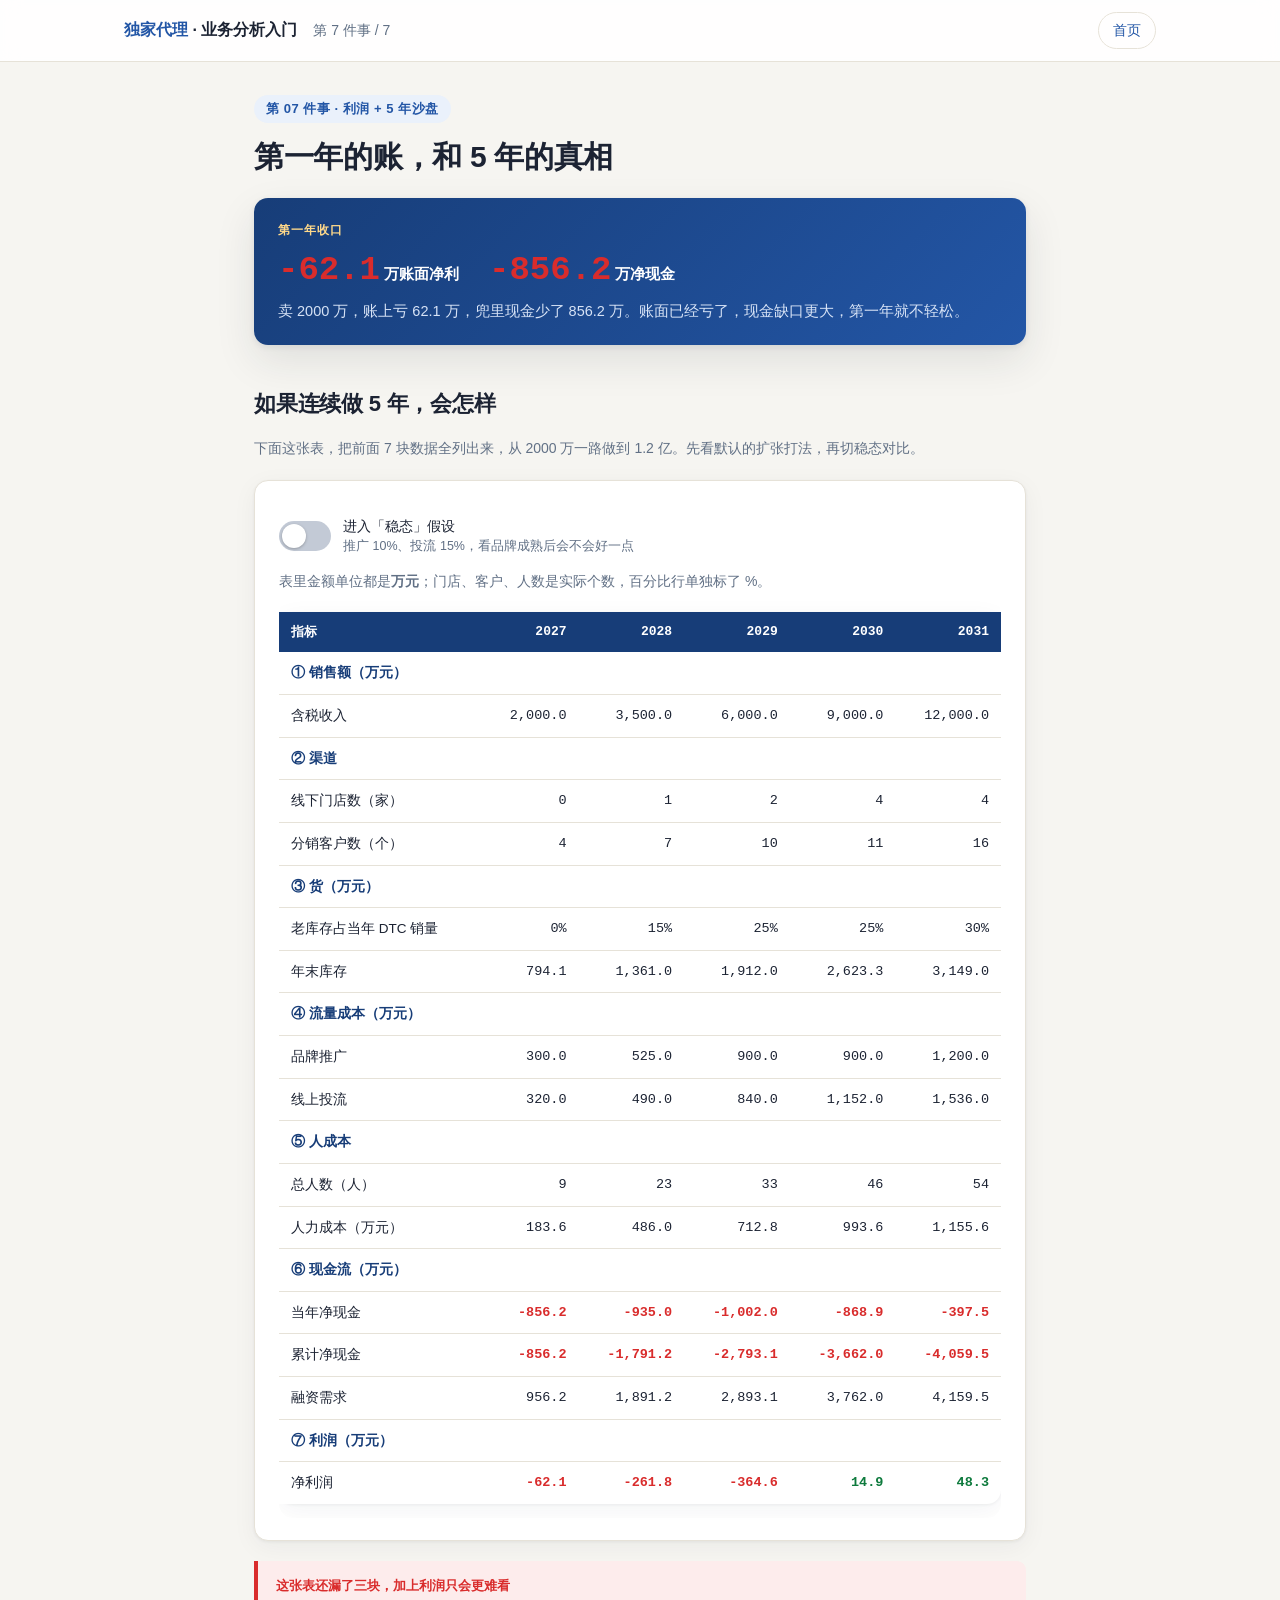
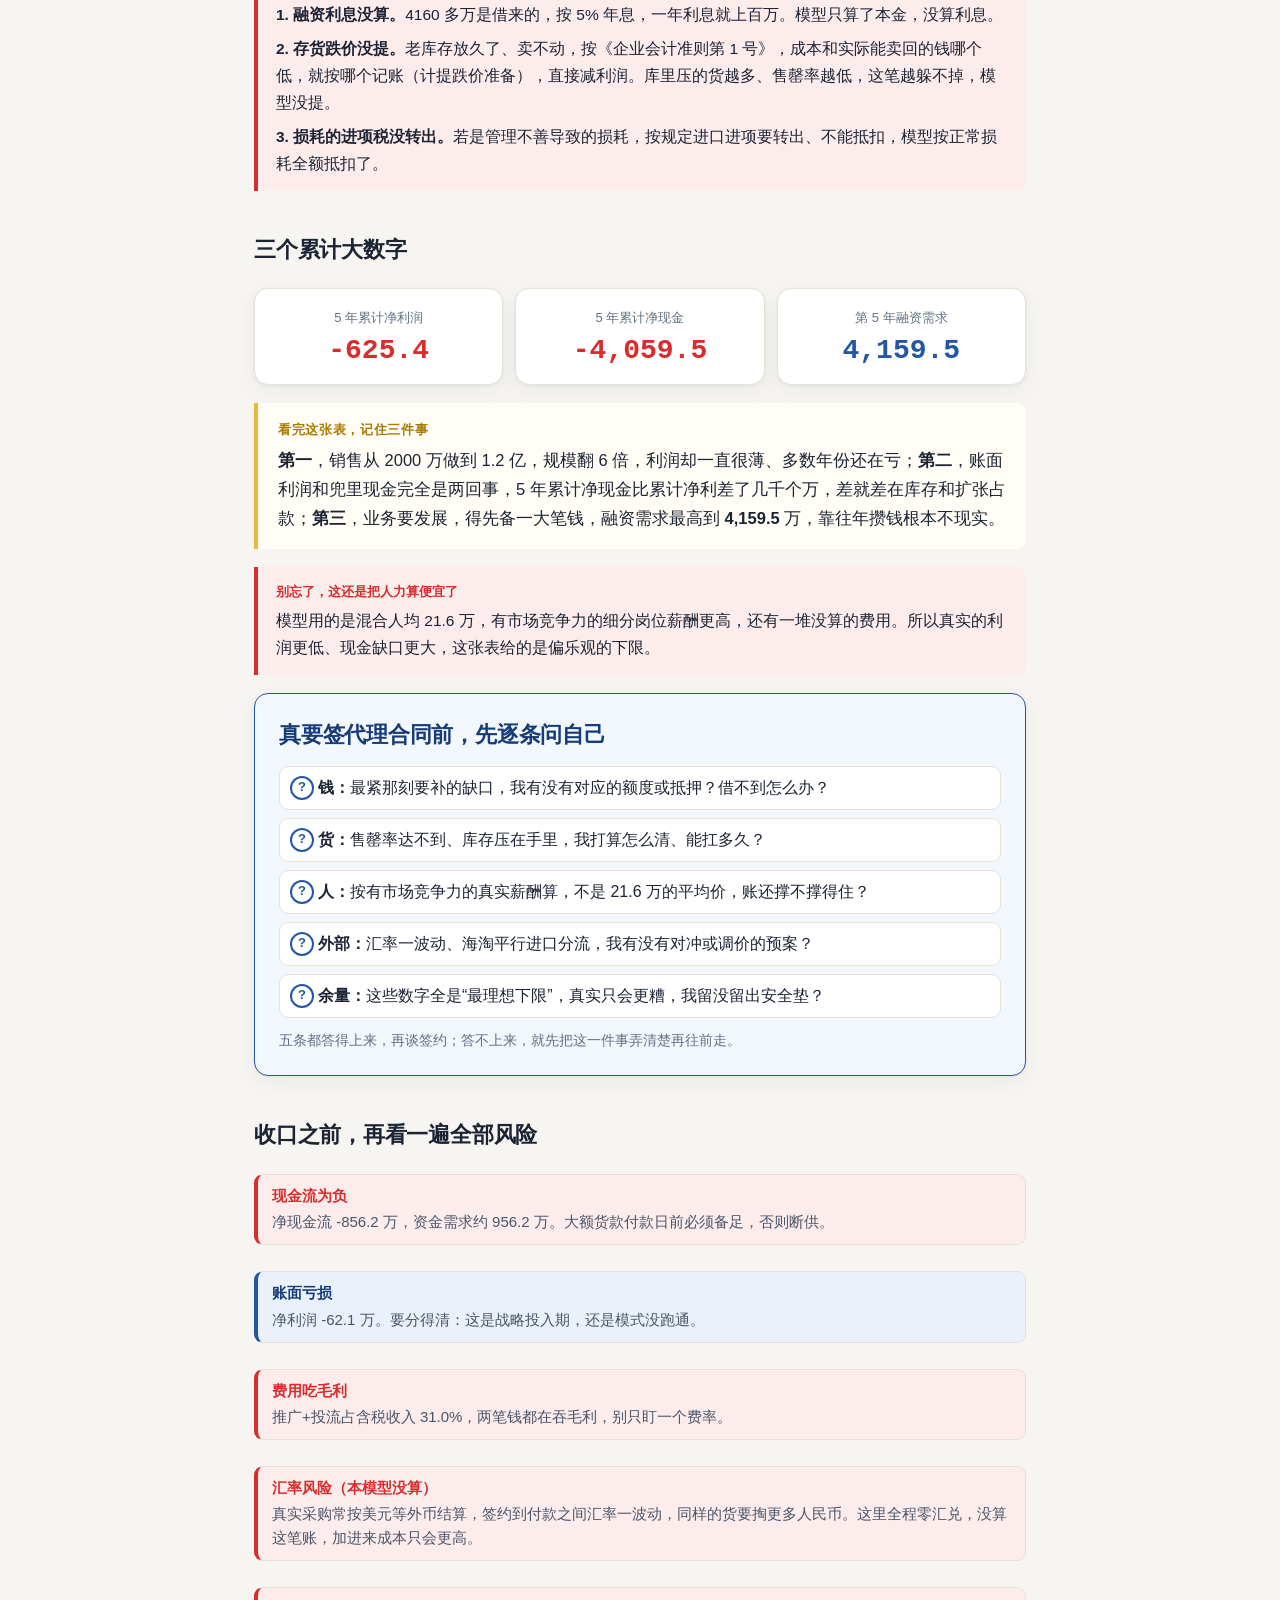
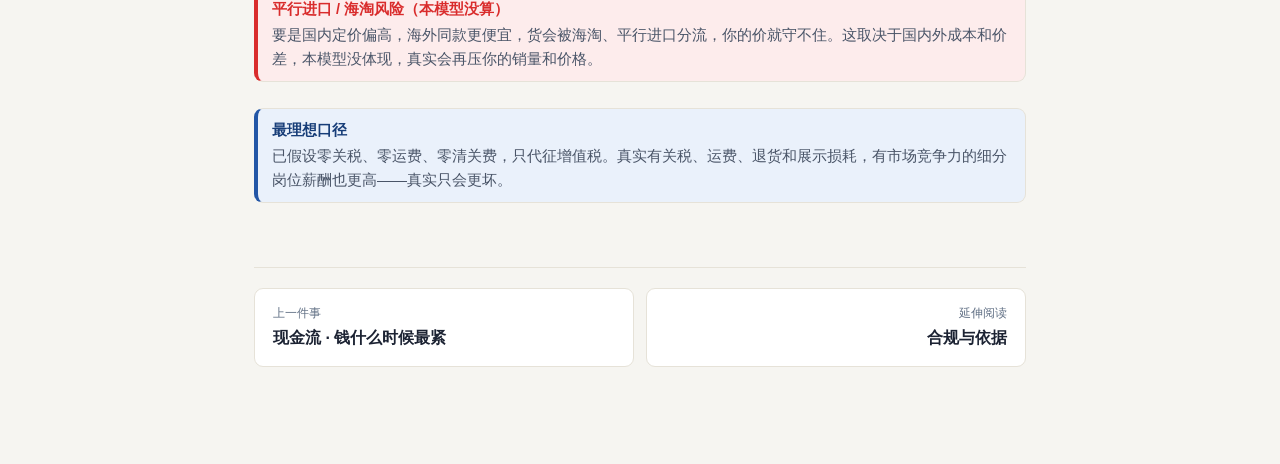
<file: chapters/7-result.html>
<!DOCTYPE html>
<html lang="zh-CN">
<head>
<meta charset="UTF-8">
<meta name="viewport" content="width=device-width, initial-scale=1.0">
<title>第7件事 · 利润与5年沙盘</title>
<link rel="stylesheet" href="../css/style.css">
<link rel="icon" type="image/svg+xml" href="../favicon.svg">
</head>
<body>
<noscript><div style="padding:20px;margin:16px;border:1px solid #d92c2c;border-radius:10px;background:#fff5f5;color:#d92c2c;font-weight:700;">本网站的交互和数字要靠 JavaScript 才能显示，请在浏览器设置里打开 JavaScript 后再看。</div></noscript>

<div class="topbar">
  <div class="topbar-inner">
    <div class="brand"><span class="dot">独家代理</span> · 业务分析入门</div>
    <div class="crumb">第 7 件事 / 7</div>
    <div class="spacer"></div>
    <a class="home" href="../index.html">首页</a>
  </div>
</div>

<div class="wrap">
  <div class="chapter-kicker">第 07 件事 · 利润 + 5 年沙盘</div>
  <h1>第一年的账，和 5 年的真相</h1>

  <!-- 第一年收口 -->
  <div class="concl">
    <span class="concl-tag">第一年收口</span>
    <div style="display:flex;gap:30px;flex-wrap:wrap;">
      <div><span class="concl-big" id="y1-np">—</span><span class="concl-unit">万账面净利</span></div>
      <div><span class="concl-big c-red" id="y1-nc">—</span><span class="concl-unit">万净现金</span></div>
    </div>
    <div class="concl-sub" id="y1-sentence">—</div>
  </div>

  <h2>如果连续做 5 年，会怎样</h2>
  <p class="subtle">下面这张表，把前面 7 块数据全列出来，从 2000 万一路做到 1.2 亿。先看默认的扩张打法，再切稳态对比。</p>

  <div class="card widget">
    <div class="toggle-row">
      <label class="switch">
        <input type="checkbox" id="stable">
        <span class="slider-sw"></span>
      </label>
      <span class="toggle-label">进入「稳态」假设
        <small>推广 10%、投流 15%，看品牌成熟后会不会好一点</small>
      </span>
    </div>

    <p class="subtle" style="margin:10px 0 4px;">表里金额单位都是<strong>万元</strong>；门店、客户、人数是实际个数，百分比行单独标了 %。</p>
    <div class="table-scroll">
      <table class="big-table" id="bigtable"></table>
    </div>
    <p class="scroll-hint" aria-hidden="true">← 左右滑动看 5 年</p>
  </div>

  <div class="warn">
    <span class="lbl">这张表还漏了三块，加上利润只会更难看</span>
    <p style="margin:0 0 7px;"><strong>1. 融资利息没算。</strong>4160 多万是借来的，按 5% 年息，一年利息就上百万。模型只算了本金，没算利息。</p>
    <p style="margin:0 0 7px;"><strong>2. 存货跌价没提。</strong>老库存放久了、卖不动，按《企业会计准则第 1 号》，成本和实际能卖回的钱哪个低，就按哪个记账（计提跌价准备），直接减利润。库里压的货越多、售罄率越低，这笔越躲不掉，模型没提。</p>
    <p style="margin:0;"><strong>3. 损耗的进项税没转出。</strong>若是管理不善导致的损耗，按规定进口进项要转出、不能抵扣，模型按正常损耗全额抵扣了。</p>
  </div>

  <h2>三个累计大数字</h2>
  <div class="total-cards">
    <div class="total-card"><div class="tk">5 年累计净利润</div><div class="tv c-red" id="t-np">—</div></div>
    <div class="total-card"><div class="tk">5 年累计净现金</div><div class="tv c-red" id="t-nc">—</div></div>
    <div class="total-card"><div class="tk">第 5 年融资需求</div><div class="tv c-blue" id="t-fund">—</div></div>
  </div>

  <div class="insight">
    <span class="lbl">看完这张表，记住三件事</span>
    <p><strong>第一</strong>，销售从 2000 万做到 1.2 亿，规模翻 6 倍，利润却一直很薄、多数年份还在亏；<strong>第二</strong>，账面利润和兜里现金完全是两回事，5 年累计净现金比累计净利差了几千个万，差就差在库存和扩张占款；<strong>第三</strong>，业务要发展，得先备一大笔钱，融资需求最高到 <strong id="t-fund-note">—</strong> 万，靠往年攒钱根本不现实。</p>
  </div>

  <div class="warn">
    <span class="lbl">别忘了，这还是把人力算便宜了</span>
    <p>模型用的是混合人均 21.6 万，有市场竞争力的细分岗位薪酬更高，还有一堆没算的费用。所以真实的利润更低、现金缺口更大，这张表给的是偏乐观的下限。</p>
  </div>

  <div class="card" style="border-color:#2356a6;background:#f3f7fe;">
    <h2 style="margin-top:0;color:#173d78;">真要签代理合同前，先逐条问自己</h2>
    <ul class="check-list">
      <li><strong>钱：</strong>最紧那刻要补的缺口，我有没有对应的额度或抵押？借不到怎么办？</li>
      <li><strong>货：</strong>售罄率达不到、库存压在手里，我打算怎么清、能扛多久？</li>
      <li><strong>人：</strong>按有市场竞争力的真实薪酬算，不是 21.6 万的平均价，账还撑不撑得住？</li>
      <li><strong>外部：</strong>汇率一波动、海淘平行进口分流，我有没有对冲或调价的预案？</li>
      <li><strong>余量：</strong>这些数字全是“最理想下限”，真实只会更糟，我留没留出安全垫？</li>
    </ul>
    <p class="subtle" style="margin-bottom:0;">五条都答得上来，再谈签约；答不上来，就先把这一件事弄清楚再往前走。</p>
  </div>

  <div class="risk-box">
    <h2>收口之前，再看一遍全部风险</h2>
    <div class="risk-list" id="risk-list">—</div>
  </div>

  <div class="pager">
    <a href="6-money.html">
      <div class="dir">上一件事</div>
      <div class="t">现金流 · 钱什么时候最紧</div>
    </a>
    <a href="compliance.html" class="next">
      <div class="dir">延伸阅读</div>
      <div class="t">合规与依据</div>
    </a>
  </div>
</div>

<script src="../js/calc.js"></script>
<script>
(function () {
  var stableEl = document.getElementById('stable');

  // 表格结构：分组行 + 指标行
  var ROWS = [
    { grp: '① 销售额（万元）' },
    { label: '含税收入', f: 'revTaxIncl' },
    { grp: '② 渠道' },
    { label: '线下门店数（家）', f: 'stores', int: true },
    { label: '分销客户数（个）', f: 'totalClients', int: true },
    { grp: '③ 货（万元）' },
    { label: '老库存占当年 DTC 销量', f: 'oldPctActual', pct: true },
    { label: '年末库存', f: 'inventory' },
    { grp: '④ 流量成本（万元）' },
    { label: '品牌推广', f: 'promo' },
    { label: '线上投流', f: 'ad' },
    { grp: '⑤ 人成本' },
    { label: '总人数（人）', f: 'headcount', int: true },
    { label: '人力成本（万元）', f: 'staffCost' },
    { grp: '⑥ 现金流（万元）' },
    { label: '当年净现金', f: 'netCash', signed: true },
    { label: '累计净现金', f: 'cumNetCash', signed: true },
    { label: '融资需求', f: 'fundNeed' },
    { grp: '⑦ 利润（万元）' },
    { label: '净利润', f: 'netProfit', signed: true },
  ];

  function cell(v, row) {
    var cls = '';
    if (row.signed) cls = v < 0 ? 'neg' : (v > 0 ? 'pos' : '');
    var txt;
    if (row.pct) txt = (v * 100).toFixed(0) + '%';
    else txt = row.int ? CalcModel.fmtInt(v) : CalcModel.fmtWan(v);
    return '<td class="' + cls + '">' + txt + '</td>';
  }

  function render() {
    var M = CalcModel.computeMultiYear(undefined, stableEl.checked ? { stable: true } : undefined);
    var years = M.years;

    // 第一年收口
    var y1 = years[0];
    document.getElementById('y1-np').textContent = CalcModel.fmtWan(y1.netProfit);
    document.getElementById('y1-np').className = 'concl-big ' + (y1.netProfit >= 0 ? 'c-green' : 'c-red');
    document.getElementById('y1-nc').textContent = CalcModel.fmtWan(y1.netCash);
    // 收口句子随正负动态切换，避免盈利时说“亏”、双重否定
    var npWord = y1.netProfit >= 0 ? '赚' : '亏';
    var npAbs = CalcModel.fmtWan(Math.abs(y1.netProfit));
    var cashWord = y1.netCash >= 0 ? '多了' : '少了';
    var cashAbs = CalcModel.fmtWan(Math.abs(y1.netCash));
    document.getElementById('y1-sentence').textContent =
      '卖 2000 万，账上' + npWord + ' ' + npAbs + ' 万，兜里现金' + cashWord + ' ' + cashAbs + ' 万。' +
      (y1.netProfit < 0 ? '账面已经亏了，现金缺口更大，第一年就不轻松。' : '账面能赚，但现金仍被库存和货款占着，不能松。');

    // 表头
    var html = '<thead><tr><th>指标</th>';
    years.forEach(function (y) { html += '<th>' + y.p.year + '</th>'; });
    html += '</tr></thead><tbody>';

    ROWS.forEach(function (row) {
      if (row.grp) {
        html += '<tr class="grp"><td colspan="' + (years.length + 1) + '">' + row.grp + '</td></tr>';
        return;
      }
      html += '<tr><td>' + row.label + '</td>';
      years.forEach(function (y) { html += cell(y[row.f], row); });
      html += '</tr>';
    });
    html += '</tbody>';
    document.getElementById('bigtable').innerHTML = html;

    // 累计大数字
    document.getElementById('t-np').textContent = CalcModel.fmtWan(M.totalNetProfit);
    document.getElementById('t-nc').textContent = CalcModel.fmtWan(M.totalNetCash);
    document.getElementById('t-fund').textContent = CalcModel.fmtWan(years[4].fundNeed);
    document.getElementById('t-fund-note').textContent = CalcModel.fmtWan(years[4].fundNeed);

    // 风险预警（按第一年口径）
    var rh = '';
    CalcModel.assessRisk(y1).forEach(function (k) {
      rh += '<div class="risk-item is-' + k.level + '"><span class="ri-title">' + k.title +
        '</span><p class="ri-text">' + k.text + '</p></div>';
    });
    document.getElementById('risk-list').innerHTML = rh;
  }

  stableEl.addEventListener('change', render);
  render();

  // 横滑提示：滚到底（或本就不需要滑）时隐藏
  var scroller = document.querySelector('.table-scroll');
  function syncHint() {
    var atEnd = scroller.scrollLeft + scroller.clientWidth >= scroller.scrollWidth - 6;
    scroller.classList.toggle('is-end', atEnd);
  }
  scroller.addEventListener('scroll', syncHint);
  window.addEventListener('resize', syncHint);
  syncHint();
})();
</script>
</body>
</html>
</file>
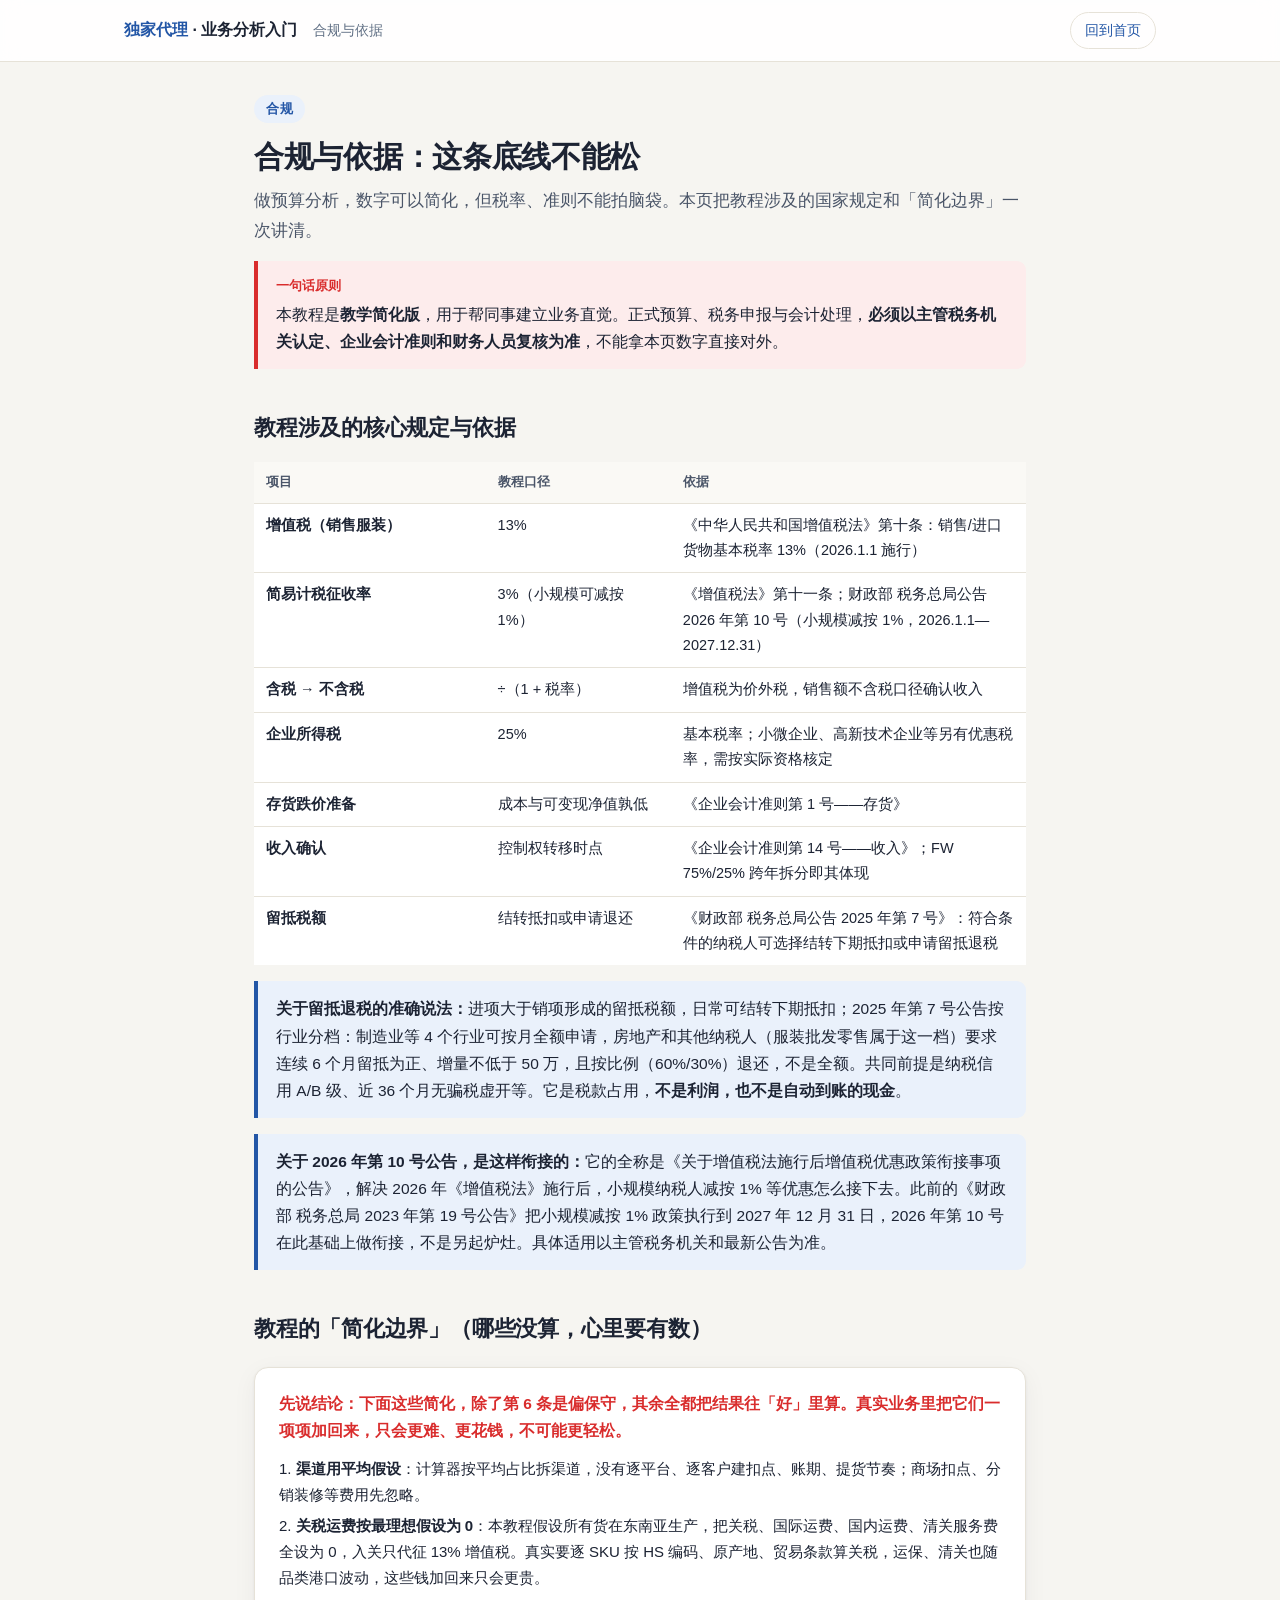
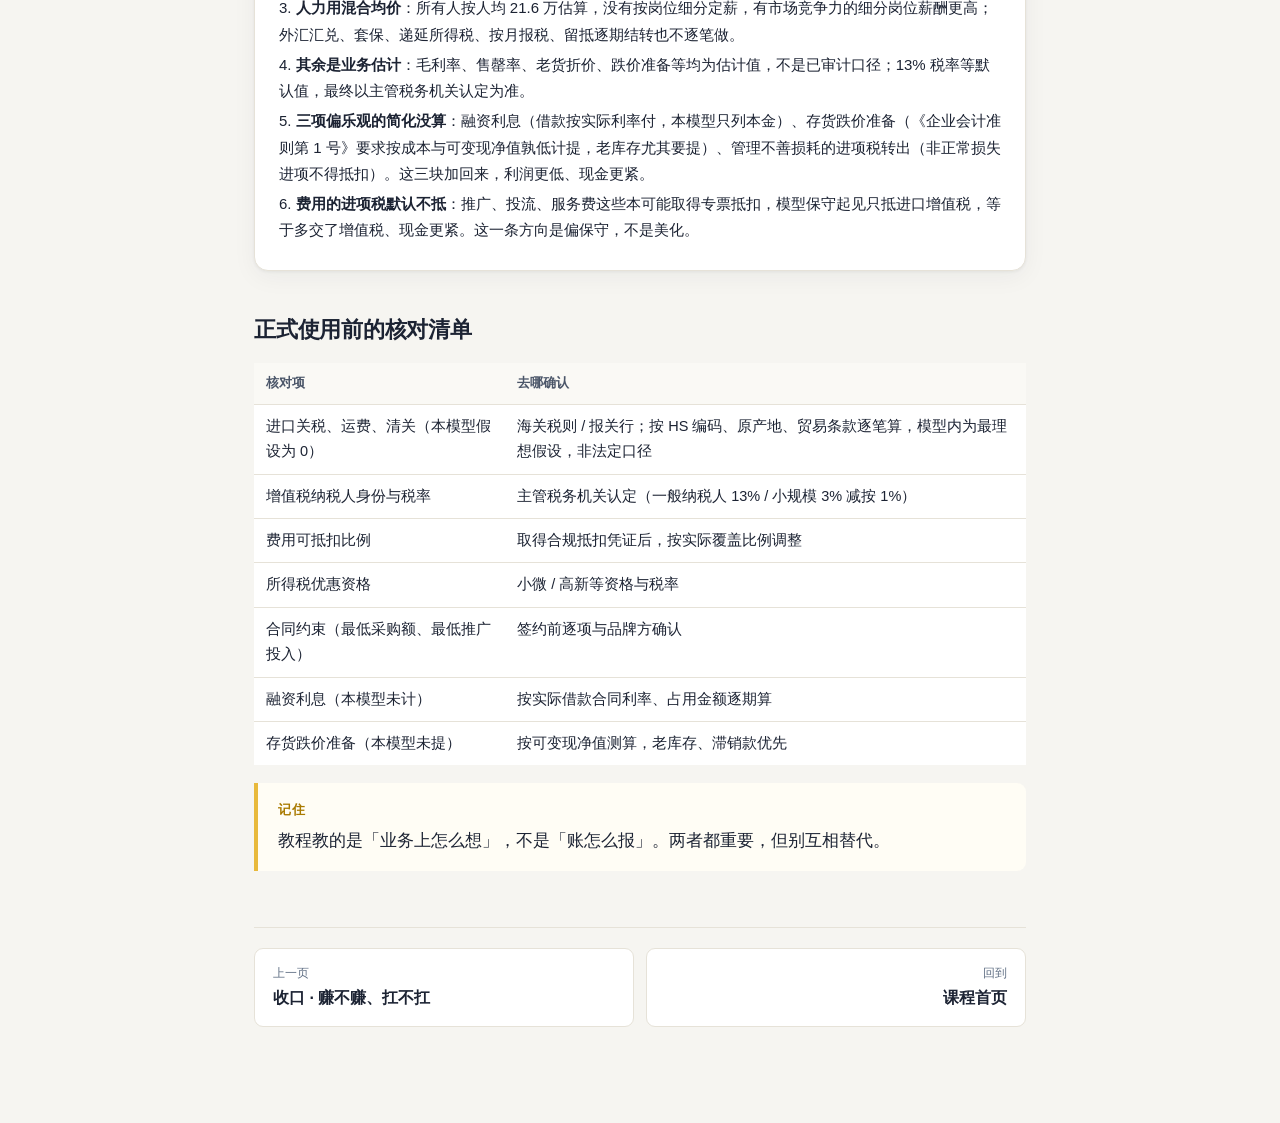
<file: chapters/compliance.html>
<!DOCTYPE html>
<html lang="zh-CN">
<head>
<meta charset="UTF-8">
<meta name="viewport" content="width=device-width, initial-scale=1.0">
<title>合规与依据</title>
<link rel="stylesheet" href="../css/style.css">
<link rel="icon" type="image/svg+xml" href="../favicon.svg">
</head>
<body>
<noscript><div style="padding:20px;margin:16px;border:1px solid #d92c2c;border-radius:10px;background:#fff5f5;color:#d92c2c;font-weight:700;">本网站的交互和数字要靠 JavaScript 才能显示，请在浏览器设置里打开 JavaScript 后再看。</div></noscript>

<div class="topbar">
  <div class="topbar-inner">
    <div class="brand"><span class="dot">独家代理</span> · 业务分析入门</div>
    <div class="crumb">合规与依据</div>
    <div class="spacer"></div>
    <a class="home" href="../index.html">回到首页</a>
  </div>
</div>

<div class="wrap">
  <div class="chapter-kicker">合规</div>
  <h1>合规与依据：这条底线不能松</h1>
  <p class="lead">做预算分析，数字可以简化，但税率、准则不能拍脑袋。本页把教程涉及的国家规定和「简化边界」一次讲清。</p>

  <div class="warn">
    <span class="lbl">一句话原则</span>
    <p>本教程是<strong>教学简化版</strong>，用于帮同事建立业务直觉。正式预算、税务申报与会计处理，<strong>必须以主管税务机关认定、企业会计准则和财务人员复核为准</strong>，不能拿本页数字直接对外。</p>
  </div>

  <h2>教程涉及的核心规定与依据</h2>

  <table>
    <tr><th style="width:30%;">项目</th><th style="width:24%;">教程口径</th><th>依据</th></tr>
    <tr><td><strong>增值税（销售服装）</strong></td><td>13%</td><td>《中华人民共和国增值税法》第十条：销售/进口货物基本税率 13%（2026.1.1 施行）</td></tr>
    <tr><td><strong>简易计税征收率</strong></td><td>3%（小规模可减按 1%）</td><td>《增值税法》第十一条；财政部 税务总局公告 2026 年第 10 号（小规模减按 1%，2026.1.1—2027.12.31）</td></tr>
    <tr><td><strong>含税 → 不含税</strong></td><td>÷（1 + 税率）</td><td>增值税为价外税，销售额不含税口径确认收入</td></tr>
    <tr><td><strong>企业所得税</strong></td><td>25%</td><td>基本税率；小微企业、高新技术企业等另有优惠税率，需按实际资格核定</td></tr>
    <tr><td><strong>存货跌价准备</strong></td><td>成本与可变现净值孰低</td><td>《企业会计准则第 1 号——存货》</td></tr>
    <tr><td><strong>收入确认</strong></td><td>控制权转移时点</td><td>《企业会计准则第 14 号——收入》；FW 75%/25% 跨年拆分即其体现</td></tr>
    <tr><td><strong>留抵税额</strong></td><td>结转抵扣或申请退还</td><td>《财政部 税务总局公告 2025 年第 7 号》：符合条件的纳税人可选择结转下期抵扣或申请留抵退税</td></tr>
  </table>

  <div class="note">
    <strong>关于留抵退税的准确说法：</strong>进项大于销项形成的留抵税额，日常可结转下期抵扣；2025 年第 7 号公告按行业分档：制造业等 4 个行业可按月全额申请，房地产和其他纳税人（服装批发零售属于这一档）要求连续 6 个月留抵为正、增量不低于 50 万，且按比例（60%/30%）退还，不是全额。共同前提是纳税信用 A/B 级、近 36 个月无骗税虚开等。它是税款占用，<strong>不是利润，也不是自动到账的现金</strong>。
  </div>

  <div class="note">
    <strong>关于 2026 年第 10 号公告，是这样衔接的：</strong>它的全称是《关于增值税法施行后增值税优惠政策衔接事项的公告》，解决 2026 年《增值税法》施行后，小规模纳税人减按 1% 等优惠怎么接下去。此前的《财政部 税务总局 2023 年第 19 号公告》把小规模减按 1% 政策执行到 2027 年 12 月 31 日，2026 年第 10 号在此基础上做衔接，不是另起炉灶。具体适用以主管税务机关和最新公告为准。
  </div>

  <h2>教程的「简化边界」（哪些没算，心里要有数）</h2>

  <div class="card">
    <p style="margin:0 0 12px;font-weight:800;color:var(--c-red);font-size:15.5px;">先说结论：下面这些简化，除了第 6 条是偏保守，其余全都把结果往「好」里算。真实业务里把它们一项项加回来，只会更难、更花钱，不可能更轻松。</p>
    <p style="font-size:15px;margin:4px 0;">1. <strong>渠道用平均假设</strong>：计算器按平均占比拆渠道，没有逐平台、逐客户建扣点、账期、提货节奏；商场扣点、分销装修等费用先忽略。</p>
    <p style="font-size:15px;margin:4px 0;">2. <strong>关税运费按最理想假设为 0</strong>：本教程假设所有货在东南亚生产，把关税、国际运费、国内运费、清关服务费全设为 0，入关只代征 13% 增值税。真实要逐 SKU 按 HS 编码、原产地、贸易条款算关税，运保、清关也随品类港口波动，这些钱加回来只会更贵。</p>
    <p style="font-size:15px;margin:4px 0;">3. <strong>人力用混合均价</strong>：所有人按人均 21.6 万估算，没有按岗位细分定薪，有市场竞争力的细分岗位薪酬更高；外汇汇兑、套保、递延所得税、按月报税、留抵逐期结转也不逐笔做。</p>
    <p style="font-size:15px;margin:4px 0;">4. <strong>其余是业务估计</strong>：毛利率、售罄率、老货折价、跌价准备等均为估计值，不是已审计口径；13% 税率等默认值，最终以主管税务机关认定为准。</p>
    <p style="font-size:15px;margin:4px 0;">5. <strong>三项偏乐观的简化没算</strong>：融资利息（借款按实际利率付，本模型只列本金）、存货跌价准备（《企业会计准则第 1 号》要求按成本与可变现净值孰低计提，老库存尤其要提）、管理不善损耗的进项税转出（非正常损失进项不得抵扣）。这三块加回来，利润更低、现金更紧。</p>
    <p style="font-size:15px;margin:4px 0;">6. <strong>费用的进项税默认不抵</strong>：推广、投流、服务费这些本可能取得专票抵扣，模型保守起见只抵进口增值税，等于多交了增值税、现金更紧。这一条方向是偏保守，不是美化。</p>
  </div>

  <h2>正式使用前的核对清单</h2>

  <table>
    <tr><th>核对项</th><th>去哪确认</th></tr>
    <tr><td>进口关税、运费、清关（本模型假设为 0）</td><td>海关税则 / 报关行；按 HS 编码、原产地、贸易条款逐笔算，模型内为最理想假设，非法定口径</td></tr>
    <tr><td>增值税纳税人身份与税率</td><td>主管税务机关认定（一般纳税人 13% / 小规模 3% 减按 1%）</td></tr>
    <tr><td>费用可抵扣比例</td><td>取得合规抵扣凭证后，按实际覆盖比例调整</td></tr>
    <tr><td>所得税优惠资格</td><td>小微 / 高新等资格与税率</td></tr>
    <tr><td>合同约束（最低采购额、最低推广投入）</td><td>签约前逐项与品牌方确认</td></tr>
    <tr><td>融资利息（本模型未计）</td><td>按实际借款合同利率、占用金额逐期算</td></tr>
    <tr><td>存货跌价准备（本模型未提）</td><td>按可变现净值测算，老库存、滞销款优先</td></tr>
  </table>

  <div class="insight">
    <span class="lbl">记住</span>
    <p>教程教的是「业务上怎么想」，不是「账怎么报」。两者都重要，但别互相替代。</p>
  </div>

  <div class="pager">
    <a href="7-result.html">
      <div class="dir">上一页</div>
      <div class="t">收口 · 赚不赚、扛不扛</div>
    </a>
    <a href="../index.html" class="next">
      <div class="dir">回到</div>
      <div class="t">课程首页</div>
    </a>
  </div>
</div>

</body>
</html>
</file>
<file: css/style.css>
/* ============================================================
   独家代理业务预算 · 学习网站 全局样式
   配色约定（与 Excel 模板一致）：
     黄底蓝字 = 可修改输入   浅绿底深绿字 = 跨表联动   黑字 = 公式结果   红 = 警示
   ============================================================ */

:root {
  /* 主色 */
  --ink: #1c2333;            /* 正文 */
  --ink-2: #4a5568;          /* 次要文字 */
  --ink-3: #617085;          /* 弱文字（加深以满足小字对比度） */
  --paper: #f6f5f1;          /* 页面底色 */
  --card: #ffffff;
  --line: #e6e2d8;           /* 分隔线 */

  --brand: #2356a6;          /* 主品牌蓝 */
  --brand-deep: #173d78;
  --brand-soft: #eaf1fb;

  /* 模板四色约定 */
  --input-bg: #fff3c4;       /* 黄底（输入） */
  --input-ink: #1a56db;      /* 蓝字（输入） */
  --link-ink: #0e7a3d;       /* 深绿字（联动） */
  --warn: #d92c2c;           /* 红（警示） */
  --warn-bg: #fdecec;

  --shadow: 0 1px 3px rgba(28,35,51,.06), 0 6px 24px rgba(28,35,51,.05);
  --shadow-lg: 0 2px 6px rgba(28,35,51,.08), 0 16px 40px rgba(28,35,51,.10);
  --radius: 14px;
  --radius-sm: 9px;

  --font: -apple-system, BlinkMacSystemFont, "PingFang SC", "Microsoft YaHei", "Segoe UI", sans-serif;
  --mono: "SF Mono", "JetBrains Mono", Menlo, Consolas, monospace;
}

* { box-sizing: border-box; }
html { scroll-behavior: smooth; }

/* 键盘导航：清晰可见的焦点环（鼠标点击不显示） */
a:focus-visible, button:focus-visible, input:focus-visible, select:focus-visible,
[tabindex]:focus-visible {
  outline: 3px solid #1a56db;
  outline-offset: 2px;
  border-radius: 6px;
}
body {
  margin: 0;
  font-family: var(--font);
  color: var(--ink);
  background: var(--paper);
  line-height: 1.75;
  font-size: 16px;
  -webkit-font-smoothing: antialiased;
}

a { color: var(--brand); text-decoration: none; }
a:hover { text-decoration: underline; }

/* ---------- 顶部导航 ---------- */
.topbar {
  position: sticky; top: 0; z-index: 50;
  background: rgba(255,255,255,.9);
  backdrop-filter: saturate(180%) blur(10px);
  border-bottom: 1px solid var(--line);
}
.topbar-inner {
  max-width: 1080px; margin: 0 auto; padding: 12px 24px;
  display: flex; align-items: center; gap: 16px;
}
.topbar .brand {
  font-weight: 800; font-size: 16px; color: var(--ink);
  white-space: nowrap;
}
.topbar .brand .dot { color: var(--brand); }
.topbar .crumb { color: var(--ink-3); font-size: 14px; white-space: nowrap; overflow: hidden; text-overflow: ellipsis; }
.topbar .spacer { flex: 1; }
.topbar a.home {
  font-size: 14px; color: var(--brand);
  border: 1px solid var(--line); border-radius: 999px; padding: 5px 14px;
}
.topbar a.home:hover { background: var(--brand-soft); text-decoration: none; }

/* ---------- 主容器 ---------- */
.wrap { max-width: 820px; margin: 0 auto; padding: 32px 24px 96px; }
.wrap.wide { max-width: 1000px; }

/* ---------- 章节头 ---------- */
.chapter-kicker {
  display: inline-block; font-size: 13px; font-weight: 700;
  color: var(--brand); background: var(--brand-soft);
  padding: 3px 12px; border-radius: 999px; letter-spacing: .04em;
}
h1 { font-size: 30px; line-height: 1.35; margin: 14px 0 8px; letter-spacing: -.01em; }
h2 { font-size: 22px; margin: 40px 0 12px; letter-spacing: -.01em; }
h3 { font-size: 17px; margin: 28px 0 10px; }
p { margin: 0 0 14px; }
strong { font-weight: 700; }
.lead { font-size: 17px; color: var(--ink-2); }
.subtle { color: var(--ink-3); font-size: 14px; }

/* ---------- 问题横幅 ---------- */
.problem {
  background: linear-gradient(135deg, #173d78, #2356a6);
  color: #fff; border-radius: var(--radius);
  padding: 22px 26px; margin: 22px 0; box-shadow: var(--shadow-lg);
}
.problem .tag {
  display: inline-block; font-size: 12px; font-weight: 700; letter-spacing: .08em;
  color: #ffd98a; margin-bottom: 8px;
}
.problem p { margin: 0; font-size: 19px; font-weight: 600; line-height: 1.5; }

/* ---------- 卡片 ---------- */
.card {
  background: var(--card); border: 1px solid var(--line);
  border-radius: var(--radius); padding: 22px 24px; margin: 18px 0;
  box-shadow: var(--shadow);
}
.card > h3:first-child { margin-top: 0; }

/* ---------- 金句 / 洞察 ---------- */
.insight {
  background: #fffdf5; border-left: 4px solid #e8b93c;
  padding: 16px 20px; border-radius: 0 var(--radius-sm) var(--radius-sm) 0;
  margin: 18px 0; font-size: 16.5px;
}
.insight .lbl { font-weight: 800; color: #a97a00; font-size: 13px; display: block; margin-bottom: 4px; letter-spacing: .05em; }
.insight p { margin: 0; }

/* ---------- 警示 ---------- */
.warn {
  background: var(--warn-bg); border-left: 4px solid var(--warn);
  padding: 14px 18px; border-radius: 0 var(--radius-sm) var(--radius-sm) 0; margin: 16px 0;
}
.warn .lbl { font-weight: 800; color: var(--warn); font-size: 13px; display: block; margin-bottom: 3px; }
.warn p { margin: 0; font-size: 15.5px; }

/* ---------- 极端假设声明（最理想口径，显著可见） ---------- */
.assume {
  background: #f4f1fc; border: 1px solid #d8cdf5; border-left: 5px solid #7a3fa0;
  padding: 16px 18px; border-radius: var(--radius-sm); margin: 20px 0;
}
.assume-head { font-weight: 800; color: #5b2d86; font-size: 16px; margin-bottom: 8px; }
.assume-list { list-style: none; margin: 0; padding: 0; }
.assume-list li { position: relative; padding: 7px 0 7px 42px; font-size: 15px; border-bottom: 1px dashed #e0d6f5; }
.assume-list li:last-child { border-bottom: none; }
.assume-list li::before {
  content: '假设'; position: absolute; left: 0; top: 8px; font-size: 11px; font-weight: 800;
  color: #fff; background: #7a3fa0; padding: 2px 6px; border-radius: 5px;
}
.assume-note { margin: 10px 0 0; font-size: 13.5px; color: #6b5b85; line-height: 1.55; }

/* ---------- 实时风险提醒 ---------- */
.risks { margin: 18px 0; }
.risks .risks-title { font-weight: 700; font-size: 15px; margin-bottom: 8px; color: var(--warn); }
.risk-item { padding: 12px 16px; border-radius: var(--radius-sm); margin: 8px 0; border-left: 4px solid; font-size: 14.5px; line-height: 1.6; }
.risk-item.warn { background: var(--warn-bg); border-color: var(--warn); }
.risk-item.warn .t { color: var(--warn); font-weight: 700; display: block; margin-bottom: 2px; }
.risk-item.note { background: #fff8e6; border-color: #e8b93c; }
.risk-item.note .t { color: #a97a00; font-weight: 700; display: block; margin-bottom: 2px; }
.risk-empty { color: var(--ink-3); font-size: 14px; }

/* ---------- 类比 / 说明框 ---------- */
.note {
  background: var(--brand-soft); border-left: 4px solid var(--brand);
  padding: 14px 18px; border-radius: 0 var(--radius-sm) var(--radius-sm) 0; margin: 16px 0; font-size: 15.5px;
}

/* ---------- 表格 ---------- */
table { width: 100%; border-collapse: collapse; font-size: 14.5px; margin: 14px 0; background: var(--card); }
th, td { padding: 9px 12px; border-bottom: 1px solid var(--line); text-align: left; vertical-align: top; }
th { font-weight: 700; color: var(--ink-2); background: #faf9f5; font-size: 13px; }
td.num, th.num { text-align: right; font-variant-numeric: tabular-nums; font-family: var(--mono); }
tr:last-child td { border-bottom: none; }

/* 5 年大表 */
.table-scroll { position: relative; overflow-x: auto; -webkit-overflow-scrolling: touch; border-radius: var(--radius); }
.big-table { min-width: 560px; font-size: 13.5px; border-radius: var(--radius); box-shadow: var(--shadow); }
/* 横滑轻提示：表格下方一行小字，不挡数据；滚到底自动隐藏 */
.scroll-hint { margin: 8px 2px 0; font-size: 12.5px; font-weight: 700; color: var(--ink-3); }
.table-scroll.is-end + .scroll-hint { display: none; }
.big-table th, .big-table td { text-align: right; font-family: var(--mono); white-space: nowrap; }
.big-table th:first-child, .big-table td:first-child { text-align: left; font-family: var(--body); }
.big-table thead th { background: #173d78; color: #fff; font-weight: 700; border-bottom: none; }
/* 首列冻结：横滑时行标签固定在左侧，背景不透明避免数据穿透 */
.big-table th:first-child, .big-table td:first-child { position: sticky; left: 0; z-index: 2; }
.big-table thead th:first-child { z-index: 4; background: #173d78; }
.big-table tbody td:first-child { background: var(--card); }
.big-table tbody tr:hover td:first-child { background: #f6f9ff; }
.big-table .grp td { background: #eef2f9; font-weight: 800; color: var(--brand-deep); font-family: var(--body); position: sticky; left: 0; z-index: 1; }
.big-table tbody tr:hover td { background: #f6f9ff; }
.big-table td.neg { color: var(--c-red); font-weight: 700; }
.big-table td.pos { color: var(--c-green); font-weight: 700; }

/* 累计大数字卡 */
.total-cards { display: grid; grid-template-columns: repeat(3, 1fr); gap: 12px; margin: 18px 0; }
.total-card { background: var(--card); border: 1px solid var(--line); border-radius: var(--radius); padding: 18px 16px; text-align: center; box-shadow: var(--shadow); }
.total-card .tk { font-size: 13px; color: var(--ink-3); margin-bottom: 6px; }
.total-card .tv { font-size: 28px; font-weight: 800; font-family: var(--mono); line-height: 1.1; }

/* ---------- 交互组件 ---------- */
.widget { margin: 20px 0; }
.slider-row { display: flex; align-items: center; gap: 14px; margin: 12px 0; }
.slider-row label { flex: 0 0 150px; font-size: 14.5px; color: var(--ink-2); }
.slider-row input[type=range] { flex: 1; accent-color: var(--brand); }
.slider-row .val {
  flex: 0 0 92px; text-align: right; font-family: var(--mono);
  font-weight: 700; color: var(--input-ink); background: var(--input-bg);
  padding: 3px 10px; border-radius: 6px; font-size: 14px;
}
/* 锁定滑块（第一年不开线下店）：整行变灰、不可点 */
.slider-row.is-locked label { color: #9aa3b2; }
.slider-row.is-locked .lock-note { display: block; font-size: 12px; font-weight: 700; color: #9aa3b2; margin-top: 2px; }
.slider-row.is-locked input[type=range] { cursor: not-allowed; opacity: .55; }
.slider-row.is-locked input[type=range]::-webkit-slider-runnable-track { background: #e4e8ef; }
.slider-row.is-locked input[type=range]::-webkit-slider-thumb { background: #aab2c0; }
.slider-row.is-locked input[type=range]::-moz-range-track { background: #e4e8ef; }
.slider-row.is-locked input[type=range]::-moz-range-thumb { background: #aab2c0; }
.slider-row.is-locked .val { color: #9aa3b2; background: #eef0f4; }

.ctrl-group { margin: 16px 0; }
.ctrl-group .ctrl-title { font-weight: 700; font-size: 15px; margin-bottom: 6px; }
.chip-row { display: flex; flex-wrap: wrap; gap: 8px; }
.chip {
  padding: 7px 14px; border-radius: 999px; border: 1px solid var(--line);
  background: #fff; cursor: pointer; font-size: 14px; color: var(--ink-2);
  transition: all .15s; user-select: none;
}
.chip:hover { border-color: var(--brand); color: var(--brand); }
.chip.active { background: var(--brand); color: #fff; border-color: var(--brand); font-weight: 600; }

button.btn {
  background: var(--brand); color: #fff; border: none; border-radius: 8px;
  padding: 9px 18px; font-size: 14.5px; font-weight: 600; cursor: pointer;
  transition: background .15s;
}
button.btn:hover { background: var(--brand-deep); }
button.btn.ghost { background: #fff; color: var(--brand); border: 1px solid var(--line); }
button.btn.ghost:hover { background: var(--brand-soft); }

/* 结果数字卡 */
.metric-grid { display: grid; grid-template-columns: repeat(auto-fit, minmax(150px, 1fr)); gap: 12px; margin: 16px 0; }
.metric {
  background: var(--card); border: 1px solid var(--line); border-radius: var(--radius-sm);
  padding: 14px 16px;
}
.metric .k { font-size: 12.5px; color: var(--ink-3); margin-bottom: 4px; }
.metric .v { font-size: 22px; font-weight: 800; font-family: var(--mono); letter-spacing: -.02em; }
.metric .u { font-size: 12px; color: var(--ink-3); }
.metric.pos .v { color: var(--link-ink); }   /* 正向：绿 */
.metric.neg .v { color: var(--warn); }       /* 负向：红 */
.metric.flat .v { color: var(--ink); }

/* ============================================================
   统一数字配色（全站一致）
   绿=收入/正向 橙=费用成本 红=亏损/缺口 蓝=人力 紫=库存/资产 灰=税
   ============================================================ */
:root {
  --c-green: #0e7a3d;
  --c-orange: #c0561f;
  --c-red: #d92c2c;
  --c-blue: #2356a6;
  --c-purple: #7a3fa0;
  --c-gray: #6b7280;
}
.c-green { color: var(--c-green); }
.c-orange { color: var(--c-orange); }
.c-red { color: var(--c-red); }
.c-blue { color: var(--c-blue); }
.c-purple { color: var(--c-purple); }
.c-gray { color: var(--c-gray); }

/* ---------- 首页结局钩子 ---------- */
.hook-cards {
  display: flex; align-items: stretch; gap: 8px; margin: 22px 0 10px;
}
.hook {
  flex: 1; background: var(--card); border: 1px solid var(--line);
  border-radius: var(--radius); padding: 18px 14px; text-align: center;
  box-shadow: var(--shadow);
}
.hook .hk { font-size: 13px; color: var(--ink-3); margin-bottom: 6px; }
.hook .hv { font-size: 30px; font-weight: 800; font-family: var(--mono); line-height: 1.1; letter-spacing: -.02em; }
.hook .hu { font-size: 12px; color: var(--ink-3); margin-top: 3px; }
.hook-arrow {
  display: flex; align-items: center; color: var(--ink-3);
  font-size: 20px; flex: 0 0 auto;
}

/* ---------- 每章顶部结论卡（通用） ---------- */
.concl {
  border-radius: var(--radius); padding: 22px 24px; margin: 20px 0 24px;
  background: linear-gradient(135deg, #173d78, #2356a6);
  color: #fff; box-shadow: var(--shadow-lg);
}
.concl .concl-tag {
  font-size: 12px; font-weight: 700; letter-spacing: .08em;
  color: #ffd98a; display: block; margin-bottom: 10px;
}
.concl .concl-big { font-size: 34px; font-weight: 800; font-family: var(--mono); line-height: 1.15; }
.concl .concl-unit { font-size: 15px; font-weight: 600; margin-left: 4px; }
.concl .concl-sub { font-size: 14.5px; color: #d7e3f6; margin-top: 10px; line-height: 1.6; }
.concl .concl-sub strong { color: #ffd98a; }
.concl.alt { background: linear-gradient(135deg,#7a3fa0,#9458b8); }

/* ---------- 通用堆叠条（含税拆分/渠道/占比） ---------- */
.stack-bar {
  display: flex; height: 30px; border-radius: 8px; overflow: hidden;
  margin: 12px 0; font-size: 12.5px;
}
.stack-bar > span {
  display: flex; align-items: center; justify-content: center;
  color: #fff; font-weight: 700; white-space: nowrap; min-width: 0;
}
.stack-legend { display: flex; flex-wrap: wrap; gap: 8px 18px; margin: 8px 0 4px; font-size: 13.5px; }
.stack-legend .i { display: inline-flex; align-items: center; gap: 7px; }
.stack-legend .sw { width: 13px; height: 13px; border-radius: 4px; flex: none; }

/* 毛利瀑布图 */
.waterfall { margin: 10px 0 6px; }
.wf-row { display: flex; align-items: center; gap: 10px; margin-bottom: 7px; }
.wf-label { flex: 0 0 78px; font-size: 13px; color: var(--ink-2); }
.wf-track { flex: 1; height: 16px; background: #f0f2f6; border-radius: 6px; overflow: hidden; }
.wf-bar { display: block; height: 100%; border-radius: 6px; }
.wf-num { flex: 0 0 52px; text-align: right; font-family: var(--mono); font-size: 13px; font-weight: 700; }
.wf-base .wf-bar { background: #2f9e6b; }
.wf-base .wf-num { color: #0e7a3d; }
.wf-cost .wf-bar { background: linear-gradient(90deg,#e0763a,#e8913a); }
.wf-cost .wf-num { color: #c0561f; }
.wf-result .wf-bar { background: var(--warn); }
.wf-result .wf-num { color: var(--warn); }
.wf-result .wf-label { font-weight: 800; color: var(--ink); }
.wf-neg .wf-bar { background: var(--warn); }
.wf-neg .wf-num { color: var(--warn); font-weight: 700; }

/* 明细行列表（费用拆分） */
.line-list { margin: 4px 0; }
.ll-row { display: flex; align-items: center; gap: 10px; padding: 9px 0; border-bottom: 1px solid #eef0f4; }
.ll-row:last-child { border-bottom: none; }
.ll-name { flex: 1; font-size: 14.5px; color: var(--ink-2); }
.ll-val { flex: 0 0 60px; text-align: right; font-family: var(--mono); font-size: 14px; font-weight: 700; }
.ll-u { flex: 0 0 18px; font-size: 12px; color: var(--ink-3); }
.ll-total { border-top: 2px solid #d8dde6; margin-top: 2px; }
.ll-total .ll-name { font-weight: 800; color: var(--ink); }
.ll-total .ll-val { font-size: 15px; }

/* 人力占比对照表 */
.ratio-table { width: 100%; min-width: 520px; font-size: 13px; border-collapse: collapse; }
.ratio-table th, .ratio-table td { text-align: center; padding: 8px 4px; font-family: var(--mono); white-space: nowrap; }
.ratio-table th:first-child, .ratio-table td:first-child { text-align: left; font-family: var(--body); }
.ratio-table thead th { background: #173d78; color: #fff; font-weight: 700; }
.ratio-table tbody tr { border-bottom: 1px solid #eef0f4; }
.ratio-table td.c-red { color: var(--c-red); font-weight: 700; }

/* ---------- 到岸累加瀑布（逐段累计百分比） ---------- */
.landing-wf { margin: 14px 0 8px; }
.lw-row { display: flex; align-items: center; gap: 10px; margin-bottom: 9px; }
.lw-name { flex: 0 0 96px; font-size: 13px; color: var(--ink-2); line-height: 1.3; }
.lw-track { flex: 1; height: 26px; background: #f0f2f6; border-radius: 7px; overflow: hidden; }
.lw-fill { height: 100%; display: flex; align-items: center; border-radius: 7px; color: #fff; font-size: 12px; font-weight: 700; padding-left: 9px; white-space: nowrap; min-width: 0; }
.lw-num { flex: 0 0 70px; text-align: right; font-family: var(--mono); font-size: 13px; font-weight: 800; }
.lw-add { display: block; font-size: 11px; font-weight: 600; color: var(--ink-3); }

/* ---------- 含税价格推导（成本→零售/分销） ---------- */
.price-step { padding: 14px 0; border-bottom: 1px solid #eef0f4; }
.price-step:last-child { border-bottom: none; padding-bottom: 2px; }
.ps-tag { display: inline-block; font-size: 12.5px; font-weight: 800; color: #fff; background: var(--brand); padding: 3px 11px; border-radius: 20px; margin-bottom: 10px; }
.price-grid { display: grid; grid-template-columns: repeat(auto-fit, minmax(200px, 1fr)); gap: 12px; margin-top: 6px; }
.price-card { border: 1px solid #e6e8ef; border-radius: 12px; padding: 13px 14px; background: #fbfcfe; }
.price-card .pc-name { font-size: 14px; font-weight: 800; color: var(--ink); }
.price-card .pc-name small { font-weight: 700; color: var(--ink-3); font-size: 12px; margin-left: 4px; }
.price-card .pc-formula { font-family: var(--mono); font-size: 12.5px; color: var(--ink-3); margin: 7px 0 2px; }
.price-card .pc-val { font-family: var(--mono); font-size: 27px; font-weight: 800; letter-spacing: -.02em; }
.price-card .pc-val .pc-u { font-size: 14px; font-weight: 700; color: var(--ink-3); margin-left: 4px; }
.price-card .pc-note { font-size: 12.5px; color: var(--ink-2); line-height: 1.6; margin-top: 7px; }

/* ---------- 开关（稳态开关等） ---------- */
.toggle-row { display: flex; align-items: center; gap: 12px; margin: 14px 0; }
.switch { position: relative; display: inline-block; width: 52px; height: 30px; flex: none; }
.switch input { opacity: 0; width: 0; height: 0; }
.slider-sw { position: absolute; cursor: pointer; inset: 0; background: #c3cad6; border-radius: 999px; transition: .2s; }
.slider-sw::before { content: ""; position: absolute; height: 24px; width: 24px; left: 3px; top: 3px; background: #fff; border-radius: 50%; transition: .2s; box-shadow: 0 1px 3px rgba(0,0,0,.25); }
.switch input:checked + .slider-sw { background: #2356a6; }
.switch input:checked + .slider-sw::before { transform: translateX(22px); }
.toggle-label { font-size: 14px; color: var(--ink); line-height: 1.4; }
.toggle-label small { display: block; color: var(--ink-3); font-size: 12.5px; margin-top: 1px; }

/* 现金流时段探索卡片 */
.tl-cards { display: flex; gap: 10px; }
.tl-card {
  flex: 1; min-height: 44px; display: flex; flex-direction: column; gap: 3px;
  padding: 11px 12px; border-radius: 11px; border: 1px solid var(--line);
  background: #fff; cursor: pointer; text-align: left; transition: all .15s;
}
.tl-card .tl-period { font-size: 14px; font-weight: 800; color: var(--ink); }
.tl-card .tl-brief { font-size: 11.5px; color: var(--ink-3); line-height: 1.4; }
.tl-card.active { border-color: var(--brand); background: var(--brand-soft); box-shadow: var(--shadow); }
.tl-card.active .tl-period { color: var(--brand-deep); }
.tl-detail {
  margin-top: 10px; background: var(--brand-soft); border-left: 4px solid var(--brand);
  border-radius: 0 var(--radius-sm) var(--radius-sm) 0; padding: 12px 16px;
  font-size: 14.5px; line-height: 1.65; color: var(--ink);
}

/* ---------- 章节底部导航 ---------- */
.pager {
  display: flex; justify-content: space-between; gap: 12px; margin-top: 56px;
  padding-top: 20px; border-top: 1px solid var(--line);
}
.pager a {
  display: block; flex: 1; padding: 14px 18px; border-radius: var(--radius-sm);
  border: 1px solid var(--line); background: var(--card); color: var(--ink);
}
.pager a:hover { border-color: var(--brand); text-decoration: none; }
.pager .dir { font-size: 12px; color: var(--ink-3); }
.pager .t { font-weight: 700; }
.pager a.next { text-align: right; }

/* ---------- 首页 ---------- */
.hero {
  background: linear-gradient(135deg, #173d78 0%, #2356a6 55%, #2f6fc4 100%);
  color: #fff; border-radius: 20px; padding: 48px 40px; margin: 8px 0 24px;
  box-shadow: var(--shadow-lg);
}
.hero .eyebrow { font-size: 13px; letter-spacing: .12em; color: #ffd98a; font-weight: 700; }
.hero h1 { font-size: 34px; margin: 12px 0 14px; color: #fff; }
.hero p { font-size: 17px; color: #dbe7f8; margin: 0; max-width: 620px; }

.toc { list-style: none; padding: 0; margin: 12px 0; }
.toc li { margin: 0; }
.toc a {
  display: flex; align-items: center; gap: 16px; padding: 16px 18px;
  border: 1px solid var(--line); border-radius: var(--radius-sm);
  background: var(--card); color: var(--ink); margin-bottom: 10px;
  transition: all .15s;
}
.toc a:hover { border-color: var(--brand); box-shadow: var(--shadow); text-decoration: none; transform: translateY(-1px); }
.toc .num {
  flex: 0 0 44px; height: 44px; border-radius: 10px; display: flex; align-items: center; justify-content: center;
  font-weight: 800; font-size: 18px; color: #fff; background: var(--brand);
}
.toc .body { flex: 1; }
.toc .body .ttl { font-weight: 700; font-size: 16.5px; }
.toc .body .desc { font-size: 13.5px; color: var(--ink-3); }

/* ---------- 图（SVG） ---------- */
figure { margin: 18px 0; }
figcaption { font-size: 13px; color: var(--ink-3); text-align: center; margin-top: 8px; }
svg text { font-family: var(--font); }

/* ---------- 触控友好（移动端基础，桌面同样受益） ---------- */
html { -webkit-text-size-adjust: 100%; text-size-adjust: 100%; }
.chip { min-height: 44px; display: inline-flex; align-items: center; justify-content: center; }
button.btn { min-height: 44px; }
.pager a { min-height: 64px; display: flex; flex-direction: column; justify-content: center; }
.slider-row input[type=range] {
  min-height: 44px; cursor: pointer; touch-action: manipulation;
  -webkit-appearance: none; appearance: none; background: transparent;
}
/* 轨道（WebKit） */
.slider-row input[type=range]::-webkit-slider-runnable-track {
  height: 6px; border-radius: 999px;
  background: linear-gradient(#d9e2ef, #d9e2ef);
}
/* 滑块（WebKit）：视觉 24px，外层靠 44px 行高保证触控 */
.slider-row input[type=range]::-webkit-slider-thumb {
  -webkit-appearance: none; appearance: none;
  width: 24px; height: 24px; margin-top: -9px;
  border-radius: 50%; background: var(--brand);
  border: 3px solid #fff; box-shadow: 0 1px 4px rgba(23,61,120,.35);
}
.slider-row input[type=range]:focus::-webkit-slider-thumb { box-shadow: 0 0 0 4px rgba(35,86,166,.22); }
/* 轨道 + 滑块（Firefox） */
.slider-row input[type=range]::-moz-range-track {
  height: 6px; border-radius: 999px; background: #d9e2ef;
}
.slider-row input[type=range]::-moz-range-thumb {
  width: 18px; height: 18px; border-radius: 50%;
  background: var(--brand); border: 3px solid #fff;
  box-shadow: 0 1px 4px rgba(23,61,120,.35);
}
.slider-row .val { min-width: 92px; }

/* ---------- 响应式：手机端 ---------- */
@media (max-width: 640px) {
  body { font-size: 15px; }
  .wrap { padding: 24px 16px 72px; }
  .wrap.wide { padding: 24px 16px 72px; }
  h1 { font-size: 23px; line-height: 1.4; }
  h2 { font-size: 19px; }
  h3 { font-size: 16px; }
  .lead { font-size: 16px; }

  .hero { padding: 28px 20px; border-radius: 16px; }
  .hero h1 { font-size: 25px; }

  /* 结局钩子：缩小数字、箭头转纵向 */
  .hook-cards { flex-direction: column; gap: 6px; }
  .hook { padding: 14px 12px; display: flex; align-items: center; justify-content: space-between; text-align: left; }
  .hook .hk { margin: 0; flex: 1; }
  .hook .hv { font-size: 24px; }
  .hook .hu { margin: 0 0 0 6px; }
  .hook-arrow { transform: rotate(90deg); justify-content: center; padding: 2px 0; }

  /* 顶部结论卡 */
  .concl { padding: 18px 18px; }
  .concl .concl-big { font-size: 27px; }

  /* 堆叠条：段内文字允许省略，保留下方图例 */
  .stack-bar { height: 26px; font-size: 11.5px; }
  .stack-bar > span { font-size: 11px; }

  /* 累计大数字卡：单列 */
  .total-cards { grid-template-columns: 1fr; gap: 8px; }
  .total-card { display: flex; align-items: center; justify-content: space-between; text-align: left; padding: 14px 16px; }
  .total-card .tk { margin: 0; }
  .total-card .tv { font-size: 24px; }

  .topbar-inner { padding: 10px 14px; gap: 10px; }
  .topbar .brand { font-size: 15px; }
  .topbar .crumb { display: none; }
  .topbar a.home { padding: 6px 12px; font-size: 13px; white-space: nowrap; }

  .problem { padding: 18px 20px; }
  .problem p { font-size: 16.5px; line-height: 1.55; }
  .insight p, .note, .warn p { font-size: 15px; }

  .card { padding: 18px 16px; }

  .slider-row { flex-wrap: wrap; row-gap: 8px; }
  .slider-row label { flex: 0 0 100%; font-size: 14px; }
  .slider-row .val { flex: 0 0 auto; }

  table:not(.big-table) { display: block; overflow-x: auto; -webkit-overflow-scrolling: touch; }
  th, td { padding: 8px 10px; font-size: 13.5px; }

  .metric-grid { grid-template-columns: repeat(2, 1fr); gap: 10px; }
  .metric { padding: 12px 14px; }
  .metric .v { font-size: 19px; }
  .metric .k { font-size: 12px; }

  .toc a { padding: 14px 14px; gap: 12px; }
  .toc .num { flex: 0 0 38px; height: 38px; font-size: 16px; border-radius: 8px; }
  .toc .body .ttl { font-size: 15.5px; }

  .pager { flex-direction: column; gap: 10px; }
  .pager a.next { text-align: left; }

  /* 视觉友好：弱文字加深、段落呼吸、行距舒展 */
  .subtle { color: #5f6b7d; }
  .toc .body .desc { color: #5f6b7d; }
  figcaption { color: #5f6b7d; }
  p { margin-bottom: 15px; }
  .lead { line-height: 1.65; }
  .problem p { line-height: 1.6; }
  .hero p { line-height: 1.65; }

  /* 新增交互组件的手机布局 */
  .tl-cards { flex-direction: column; gap: 8px; }
  .timeline { flex-direction: column; gap: 6px; }
  .tl-seg { min-height: 0; }
  .tl-card { flex-direction: row; align-items: center; justify-content: space-between; }
  .tl-card .tl-brief { text-align: right; max-width: 58%; }
  .wf-row { gap: 8px; }
  .wf-label { flex: 0 0 64px; }
  .wf-num { flex: 0 0 46px; }
  .lw-row { gap: 8px; }
  .lw-name { flex: 0 0 84px; font-size: 12px; }
  .lw-num { flex: 0 0 58px; font-size: 12px; }
  .lw-track { height: 24px; }
}

@media print {
  .topbar, .pager, noscript, .btn, .switch, .slider-row input, .toggle-row { display: none; }
  body { background: #fff; color: #000; font-size: 12px; }
  .wrap { max-width: 100%; padding: 0; }
  .card, .widget, .ratio-table, .big-table, .price-card, .risk-item, .warn, .note, .insight {
    box-shadow: none; break-inside: avoid; page-break-inside: avoid;
  }
  .table-scroll { overflow: visible; }
  a { color: #000; text-decoration: none; }
  h1, h2, h3 { break-after: avoid; page-break-after: avoid; }
}

/* ---------- 风险预警（assessRisk 实时渲染） ---------- */
.risk-box { margin-top: 22px; }
.risk-list { display: flex; flex-direction: column; gap: 10px; }
.risk-item {
  border: 1px solid var(--line);
  border-left: 4px solid var(--ink-3);
  background: var(--card);
  border-radius: var(--radius-sm);
  padding: 10px 14px;
}
.risk-item .ri-title { font-weight: 700; display: block; margin-bottom: 2px; }
.risk-item .ri-text { color: var(--ink-2); font-size: 15px; margin: 0; }
.risk-item.is-warn { border-left-color: var(--warn); background: var(--warn-bg); }
.risk-item.is-warn .ri-title { color: var(--warn); }
.risk-item.is-note { border-left-color: var(--brand); background: var(--brand-soft); }
.risk-item.is-note .ri-title { color: var(--brand-deep); }

/* 细分岗位表的分组行 */
.ratio-table tr.grp td { background: var(--brand-soft); font-weight: 700; color: var(--brand-deep); }

/* 签约前清单 */
.check-list { list-style: none; padding: 0; margin: 6px 0 10px; }
.check-list li {
  position: relative; padding: 9px 10px 9px 38px; margin-bottom: 8px;
  background: #fff; border: 1px solid var(--line); border-radius: var(--radius-sm);
  line-height: 1.5;
}
.check-list li::before {
  content: "?"; position: absolute; left: 10px; top: 9px;
  width: 20px; height: 20px; border: 2px solid var(--brand); border-radius: 50%;
  color: var(--brand); font-weight: 800; font-size: 13px; text-align: center; line-height: 18px;
}

/* 全年资金时间轴 */
.timeline { display: flex; gap: 6px; }
.tl-seg { border-radius: var(--radius-sm); padding: 10px 12px; color: #fff; min-height: 64px; }
.tl-seg .ts-range { font-weight: 800; font-size: 15px; }
.tl-seg .ts-event { font-size: 13px; margin-top: 4px; opacity: .95; line-height: 1.4; }
.tl-seg.is-tight { background: #d92c2c; }
.tl-seg.is-mid { background: #e0763a; }
.tl-seg.is-loose { background: #2f9e6b; }
</file>
